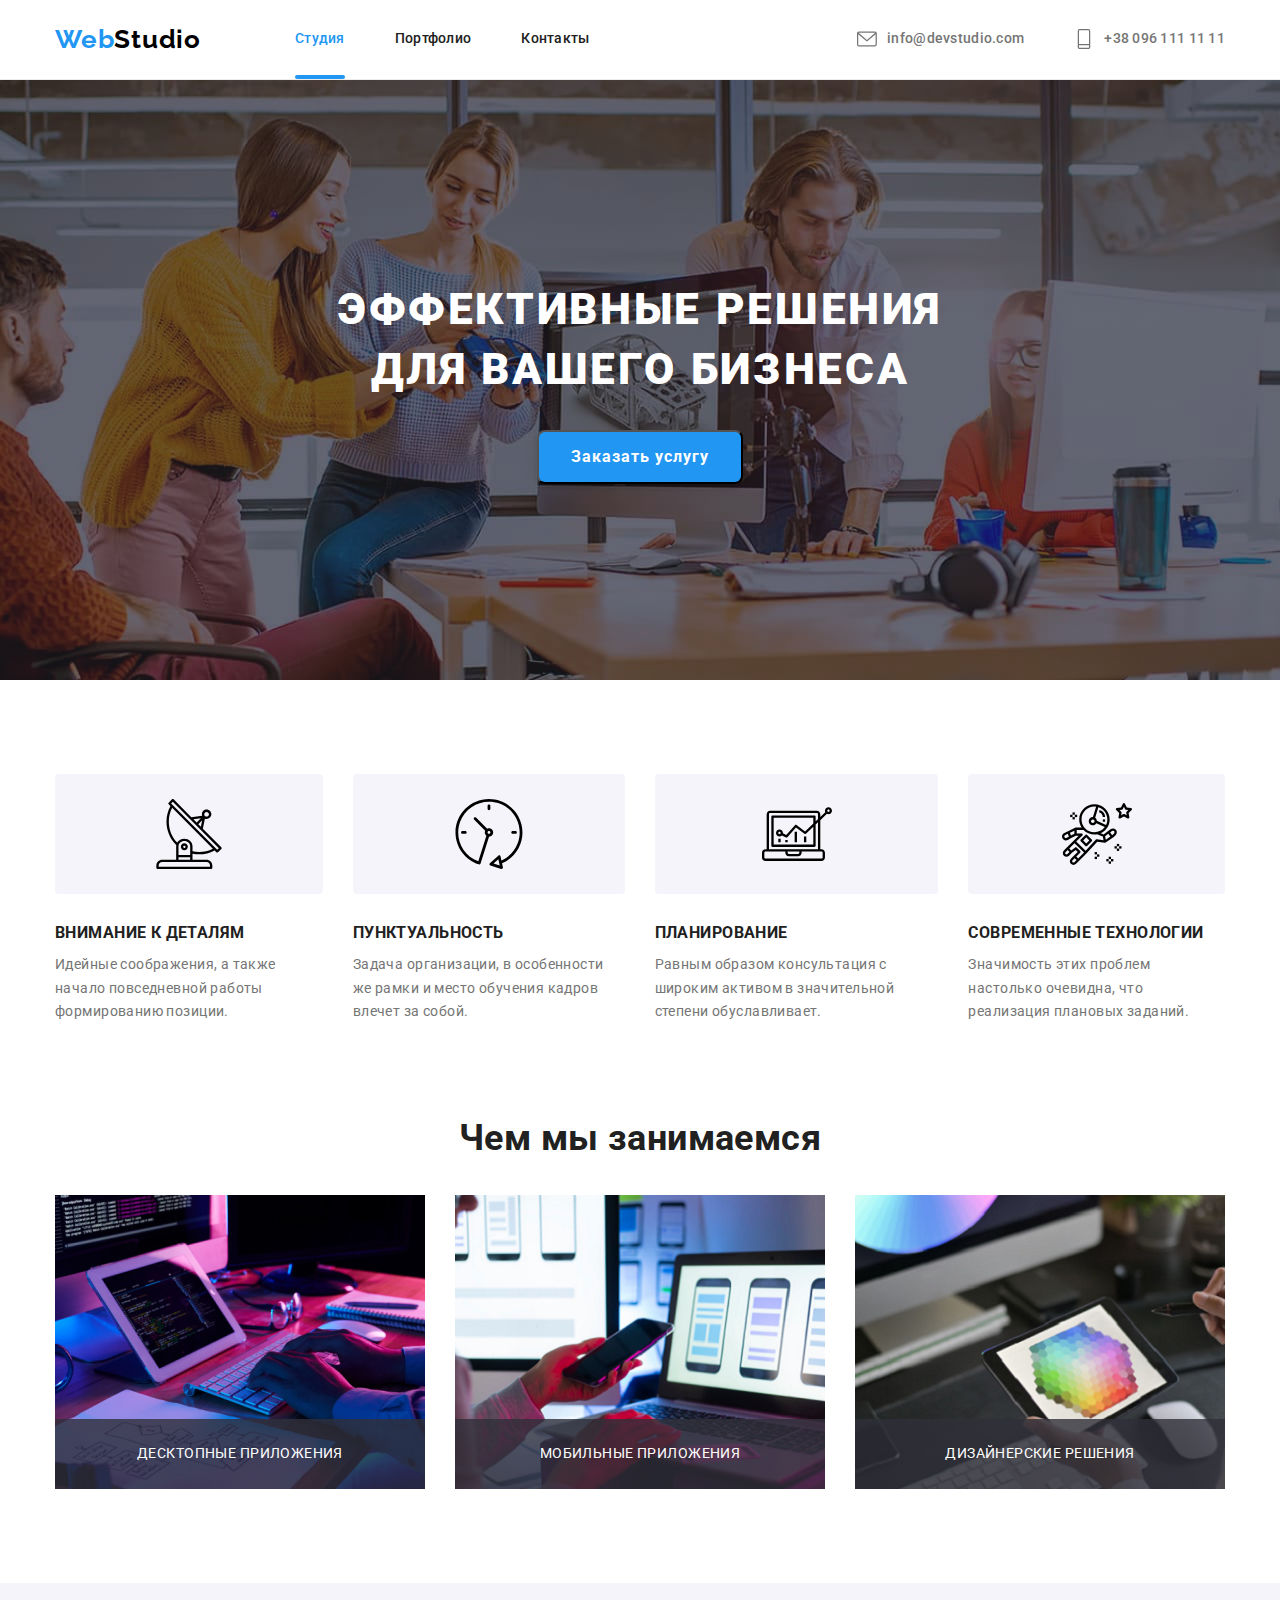
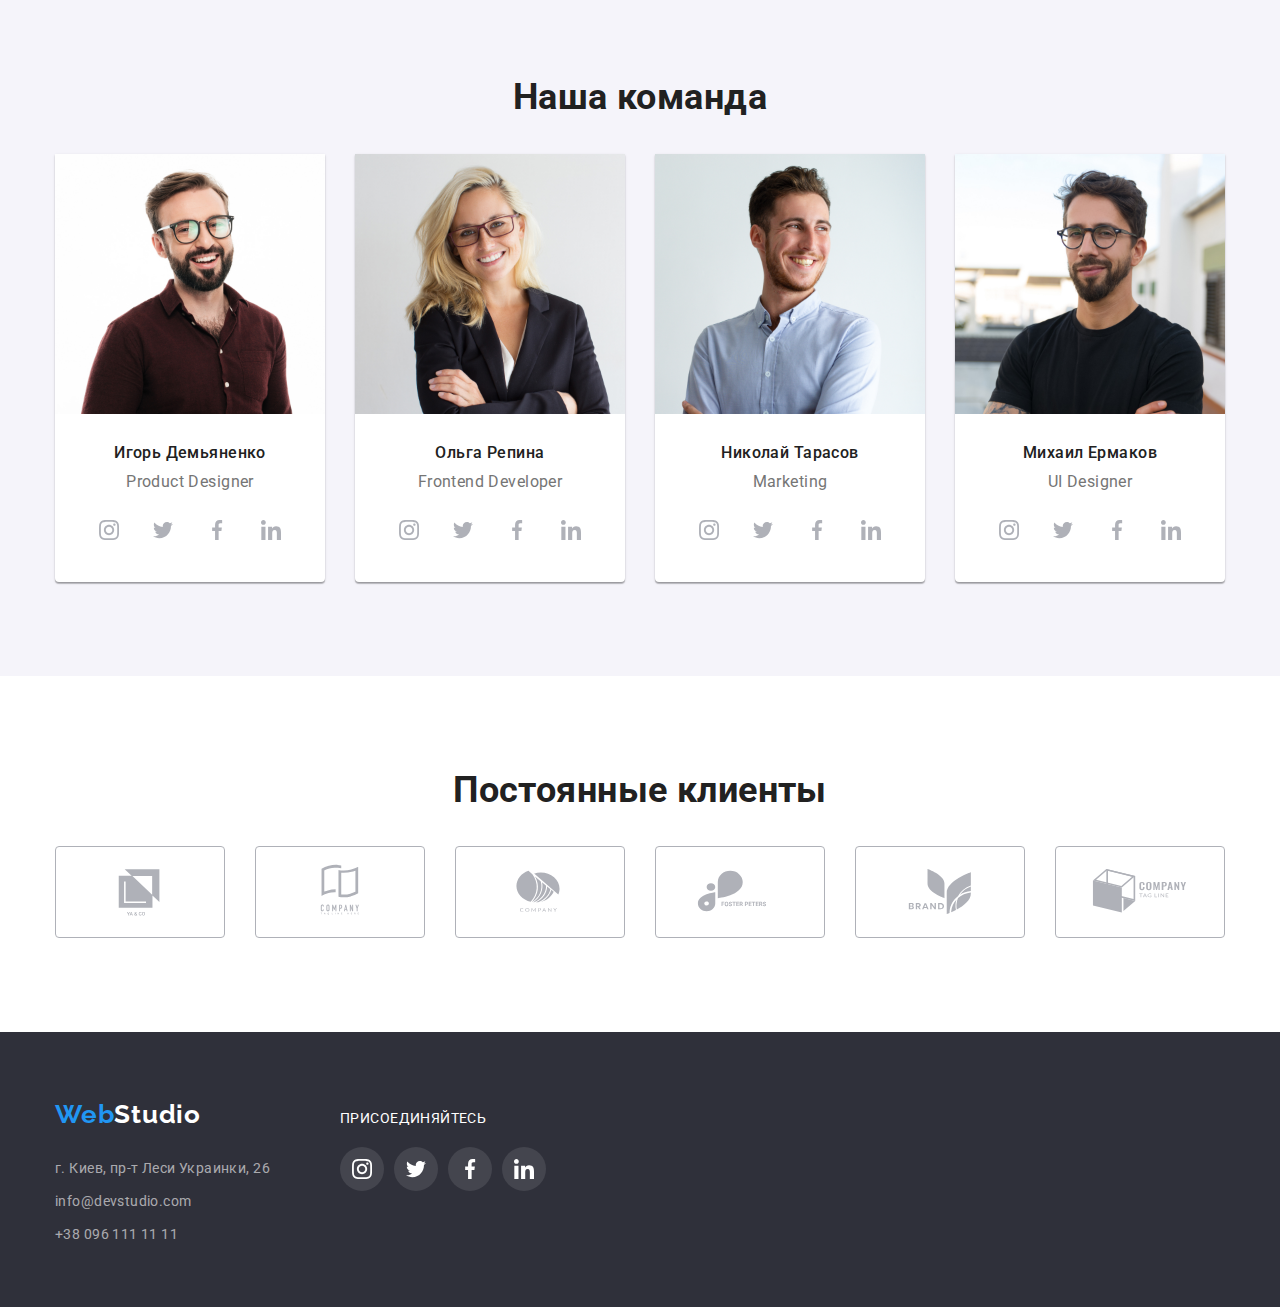
<file: index.html>
<!DOCTYPE html>
<html lang="ru">
  <head>
    <meta charset="UTF-8" />
    <meta name="viewport" content="width=device-width, initial-scale=1.0" />
    <title>WebStudio</title>
    <!-- Підключення шрифтів з google -->
    <link rel="preconnect" href="https://fonts.gstatic.com" />
    <link
      href="https://fonts.googleapis.com/css2?family=Raleway:wght@700&family=Roboto:wght@400;500;700;900&display=swap"
      rel="stylesheet"
    />
    <!-- Нормалізуєм стиль браузера за замовчуванням -->
    <link rel="stylesheet" href="./css/modern-normalize.css" />
    <!-- Підключаємо свої стилі -->
    <link rel="stylesheet" type="text/css" href="./css/styles.css" />
  </head>
  <body>
    <!------ HEADER ----------------------------------------------------------------------------->
    <header class="header">
      <div class="container page-nav">
        <!---------- ЛОГОТИП ------------------------------------------------------------------------>

        <!---------- НАВІГАЦІЯ ---------------------------------------------------------------------->

        <nav class="main-nav">
          <a class="logo" href="./index.html" lang="en"
            >Web<span class="logo-color">Studio</span></a
          >
          <ul class="site-nav">
            <li class="site-item">
              <a href="./index.html" class="site-link active">Студия</a>
            </li>
            <li class="site-item">
              <a class="site-link" href="./portfolio.html">Портфолио</a>
            </li>
            <li class="site-item">
              <a class="site-link" href="#__footer__">Контакты</a>
            </li>
          </ul>
        </nav>
        <!---------- КОНТАКТИ ------------------------------------------------------------------------>
        <ul class="contacts">
          <li class="site-item">
            <a class="contacts-item" href="mailto:info@devstudio.com">
              <svg class="contacts-svg">
                <use href="./img/svg/sprite.svg#envelope"></use>
              </svg>
              info@devstudio.com
            </a>
          </li>
          <li class="site-item">
            <a class="contacts-item" href="tel:+380961111111">
              <svg class="contacts-svg">
                <use href="./img/svg/sprite.svg#vector"></use>
              </svg>
              +38 096 111 11 11
            </a>
          </li>
        </ul>
      </div>
    </header>
    <!-------- HEADER ------------------------------------------------------------------------------------->
    <!-------- MAIN ------------------------------------------------------------------------------------->
    <main>
      <!-------- HERO ------------------------------------------------------------------------------------->
      <section class="hero hero-img">
        <h1 class="hero-title">Эффективные решения <br />для вашего бизнеса</h1>
        <button class="hero-button" type="button" data-modal-open>Заказать услугу</button>
      </section>
      <!------ Особливості --------------------------------------------------------------------------------->
      <section class="section features">
        <div class="container">
          <h2 class="visually-hidden">Внимание к деталям</h2>
          <ul class="features-list">
            <li class="icon-details features-item">
              <div class="features-svg">
                <svg width="70" height="70">
                  <use href="./img/svg/sprite.svg#antenna"></use>
                </svg>
              </div>
              <h3 class="features-title">Внимание к деталям</h3>
              <p class="features-text">
                Идейные соображения, а также начало повседневной работы формированию позиции.
              </p>
            </li>
            <li class="icon-punctuality features-item">
              <div class="features-svg">
                <svg width="70" height="70">
                  <use href="./img/svg/sprite.svg#clock"></use>
                </svg>
              </div>
              <h3 class="features-title">Пунктуальность</h3>
              <p class="features-text">
                Задача организации, в особенности же рамки и место обучения кадров влечет за собой.
              </p>
            </li>
            <li class="icon-planning features-item">
              <div class="features-svg">
                <svg width="70" height="70">
                  <use href="./img/svg/sprite.svg#diagram"></use>
                </svg>
              </div>
              <h3 class="features-title">Планирование</h3>
              <p class="features-text">
                Равным образом консультация с широким активом в значительной степени обуславливает.
              </p>
            </li>
            <li class="icon-technology features-item">
              <div class="features-svg">
                <svg width="70" height="70">
                  <use href="./img/svg/sprite.svg#astronaut"></use>
                </svg>
              </div>
              <h3 class="features-title">Современные технологии</h3>
              <p class="features-text">
                Значимость этих проблем настолько очевидна, что реализация плановых заданий.
              </p>
            </li>
          </ul>
        </div>
      </section>
      <!------ Чим ми займаємося -------------------------------------------------------------------------->
      <section class="work-section section">
        <div class="container">
          <h2 class="work-title">Чем мы занимаемся</h2>
          <ul class="work-list">
            <li class="work-item">
              <div class="work-label">
                <p class="work-label-text">ДЕСКТОПНЫЕ ПРИЛОЖЕНИЯ</p>
              </div>
              <img src="./img/job1.png" alt="Внимание к деталям" width="370" height="294" />
            </li>
            <li class="work-item">
              <div class="work-label">
                <p class="work-label-text">МОБИЛЬНЫЕ ПРИЛОЖЕНИЯ</p>
              </div>
              <img
                src="./img/job2.png"
                alt="Использование комплектующих"
                width="370"
                height="294"
              />
            </li>
            <li class="work-item">
              <div class="work-label">
                <p class="work-label-text">ДИЗАЙНЕРСКИЕ РЕШЕНИЯ</p>
              </div>
              <img src="./img/job3.png" alt="Современные технологии" width="370" height="294" />
            </li>
          </ul>
        </div>
      </section>
      <!------- Наша команда --------------------------------------------------------------------------------->
      <section class="section-team section">
        <div class="container">
          <h2 class="work-title">Наша команда</h2>
          <ul class="team-list">
            <li class="team-item">
              <img
                src="./img/Demyanenko.jpg"
                alt="дизайнер продукции Игорь Демьяненко"
                width="270"
                height="260"
              />
              <div class="wrap-team">
                <h3 class="team-title">Игорь Демьяненко</h3>
                <p class="team-text" lang="en">Product Designer</p>
                <ul class="social-list">
                  <li class="social-item">
                    <a class="social-link" href="" target="_blank" rel="noreferrer noopener">
                      <svg class="social-svg" width="20" height="20">
                        <use href="./img/svg/sprite.svg#instagram"></use>
                      </svg>
                    </a>
                  </li>
                  <li class="social-item">
                    <a class="social-link" href="" target="_blank" rel="noreferrer noopener">
                      <svg class="social-svg" width="20" height="20">
                        <use href="./img/svg/sprite.svg#twitter"></use>
                      </svg>
                    </a>
                  </li>
                  <li class="social-item">
                    <a class="social-link" href="" target="_blank" rel="noreferrer noopener">
                      <svg class="social-svg" width="20" height="20">
                        <use href="./img/svg/sprite.svg#facebook"></use>
                      </svg>
                    </a>
                  </li>
                  <li class="social-item">
                    <a class="social-link" href="" target="_blank" rel="noreferrer noopener">
                      <svg class="social-svg" width="20" height="20">
                        <use href="./img/svg/sprite.svg#linkedin"></use>
                      </svg>
                    </a>
                  </li>
                </ul>
              </div>
            </li>
            <li class="team-item">
              <img
                src="./img/Repina.jpg"
                alt="Фронтенд-разработчик Ольга Репина"
                width="270"
                height="260"
              />
              <div class="wrap-team">
                <h3 class="team-title">Ольга Репина</h3>
                <p class="team-text" lang="en">Frontend Developer</p>
                <ul class="social-list">
                  <li class="social-item">
                    <a class="social-link" href="" target="_blank" rel="noreferrer noopener">
                      <svg class="social-svg" width="20" height="20">
                        <use href="./img/svg/sprite.svg#instagram"></use>
                      </svg>
                    </a>
                  </li>
                  <li class="social-item">
                    <a class="social-link" href="" target="_blank" rel="noreferrer noopener">
                      <svg class="social-svg" width="20" height="20">
                        <use href="./img/svg/sprite.svg#twitter"></use>
                      </svg>
                    </a>
                  </li>
                  <li class="social-item">
                    <a class="social-link" href="" target="_blank" rel="noreferrer noopener">
                      <svg class="social-svg" width="20" height="20">
                        <use href="./img/svg/sprite.svg#facebook"></use>
                      </svg>
                    </a>
                  </li>
                  <li class="social-item">
                    <a class="social-link" href="" target="_blank" rel="noreferrer noopener">
                      <svg class="social-svg" width="20" height="20">
                        <use href="./img/svg/sprite.svg#linkedin"></use>
                      </svg>
                    </a>
                  </li>
                </ul>
              </div>
            </li>
            <li class="team-item">
              <img
                src="./img/Tarasov.jpg"
                alt="Николай Тарасов маркетинг"
                width="270"
                height="260"
              />
              <div class="wrap-team">
                <h3 class="team-title">Николай Тарасов</h3>
                <p class="team-text" lang="en">Marketing</p>
                <ul class="social-list">
                  <li class="social-item">
                    <a class="social-link" href="" target="_blank" rel="noreferrer noopener">
                      <svg class="social-svg" width="20" height="20">
                        <use href="./img/svg/sprite.svg#instagram"></use>
                      </svg>
                    </a>
                  </li>
                  <li class="social-item">
                    <a class="social-link" href="" target="_blank" rel="noreferrer noopener">
                      <svg class="social-svg" width="20" height="20">
                        <use href="./img/svg/sprite.svg#twitter"></use>
                      </svg>
                    </a>
                  </li>
                  <li class="social-item">
                    <a class="social-link" href="" target="_blank" rel="noreferrer noopener">
                      <svg class="social-svg" width="20" height="20">
                        <use href="./img/svg/sprite.svg#facebook"></use>
                      </svg>
                    </a>
                  </li>
                  <li class="social-item">
                    <a class="social-link" href="" target="_blank" rel="noreferrer noopener">
                      <svg class="social-svg" width="20" height="20">
                        <use href="./img/svg/sprite.svg#linkedin"></use>
                      </svg>
                    </a>
                  </li>
                </ul>
              </div>
            </li>
            <li class="team-item">
              <img
                src="./img/Ermakov.jpg"
                alt="Дизайнер пользовательского интерфейса Михаил Ермаков"
                width="270"
                height="260"
              />
              <div class="wrap-team">
                <h3 class="team-title">Михаил Ермаков</h3>
                <p class="team-text" lang="en">UI Designer</p>
                <ul class="social-list">
                  <li class="social-item">
                    <a class="social-link" href="" target="_blank" rel="noreferrer noopener">
                      <svg class="social-svg" width="20" height="20">
                        <use href="./img/svg/sprite.svg#instagram"></use>
                      </svg>
                    </a>
                  </li>
                  <li class="social-item">
                    <a class="social-link" href="" target="_blank" rel="noreferrer noopener">
                      <svg class="social-svg" width="20" height="20">
                        <use href="./img/svg/sprite.svg#twitter"></use>
                      </svg>
                    </a>
                  </li>
                  <li class="social-item">
                    <a class="social-link" href="" target="_blank" rel="noreferrer noopener">
                      <svg class="social-svg" width="20" height="20">
                        <use href="./img/svg/sprite.svg#facebook"></use>
                      </svg>
                    </a>
                  </li>
                  <li class="social-item">
                    <a class="social-link" href="" target="_blank" rel="noreferrer noopener">
                      <svg class="social-svg" width="20" height="20">
                        <use href="./img/svg/sprite.svg#linkedin"></use>
                      </svg>
                    </a>
                  </li>
                </ul>
              </div>
            </li>
          </ul>
        </div>
      </section>
      <!-- Постоянные клиенты ----------------------------------------------------------------------------->
      <section class="clients-section section">
        <div class="container">
          <h2 class="work-title">Постоянные клиенты</h2>
          <ul class="clients-list">
            <li class="clients-item">
              <a class="clients-link" href="" target="_blank" rel="noreferrer noopener"
                ><svg width="106" height="60">
                  <use href="./img/svg/sprite.svg#ya-and-co"></use>
                </svg>
              </a>
            </li>
            <li class="clients-item">
              <a class="clients-link" href="" target="_blank" rel="noreferrer noopener"
                ><svg width="106" height="60">
                  <use href="./img/svg/sprite.svg#tagline-here"></use>
                </svg>
              </a>
            </li>
            <li class="clients-item">
              <a class="clients-link" href="" target="_blank" rel="noreferrer noopener"
                ><svg width="106" height="60">
                  <use href="./img/svg/sprite.svg#company"></use>
                </svg>
              </a>
            </li>
            <li class="clients-item">
              <a class="clients-link" href="" target="_blank" rel="noreferrer noopener"
                ><svg width="106" height="60">
                  <use href="./img/svg/sprite.svg#foster-peters"></use>
                </svg>
              </a>
            </li>
            <li class="clients-item">
              <a class="clients-link" href="" target="_blank" rel="noreferrer noopener"
                ><svg width="106" height="60">
                  <use href="./img/svg/sprite.svg#brand"></use>
                </svg>
              </a>
            </li>
            <li class="clients-item">
              <a class="clients-link" href="" target="_blank" rel="noreferrer noopener"
                ><svg width="106" height="60">
                  <use href="./img/svg/sprite.svg#tag-line"></use>
                </svg>
              </a>
            </li>
          </ul>
        </div>
      </section>
    </main>
    <!--MAIN ---------------------------------------------------------------------------------------->
    <!--Підвал ---------------------------------------------------------------------------------------->
    <footer class="footer" id="__footer__">
      <div class="footer-box container">
        <div>
          <a class="logo-footer" href="/">Web<span class="logo-footer-color">Studio</span></a>
          <address class="anddres-footer">
            <ul class="footer-list">
              <li class="footer-item">
                <a
                  class="footer-text"
                  href="https://goo.gl/maps/a66LDwwVaXXeTYJA7"
                  target="_blank"
                  rel="noreferrer noopener"
                  >г. Киев, пр-т Леси Украинки, 26</a
                >
              </li>
              <li class="footer-item">
                <a class="footer-text" href="mailto:info@devstudio.com">info@devstudio.com</a>
              </li>
              <li class="footer-item">
                <a class="footer-text" href="tel:+380961111111">+38 096 111 11 11</a>
              </li>
            </ul>
          </address>
        </div>
        <!-- Приєднуйтеся -------------------------------------------------------------------------------->
        <div class="right-box">
          <p class="join-text">присоединяйтесь</p>
          <ul class="join-list">
            <li class="join-item">
              <a class="join-link" href="" target="_blank" rel="noreferrer noopener">
                <svg class="join-svg" width="20" height="20">
                  <use href="./img/svg/sprite.svg#instagram"></use>
                </svg>
              </a>
            </li>
            <li class="join-item">
              <a class="join-link" href="" target="_blank" rel="noreferrer noopener">
                <svg class="join-svg" width="20" height="20">
                  <use href="./img/svg/sprite.svg#twitter"></use>
                </svg>
              </a>
            </li>
            <li class="join-item">
              <a class="join-link" href="" target="_blank" rel="noreferrer noopener">
                <svg class="join-svg" width="20" height="20">
                  <use href="./img/svg/sprite.svg#facebook"></use>
                </svg>
              </a>
            </li>
            <li class="join-item">
              <a class="join-link" href="" target="_blank" rel="noreferrer noopener">
                <svg class="join-svg" width="20" height="20">
                  <use href="./img/svg/sprite.svg#linkedin"></use>
                </svg>
              </a>
            </li>
          </ul>
        </div>
      </div>
    </footer>
    <!--Modal ---------------------------------------------------------------------------------------->
    <div class="backdrop is-hidden" data-modal>
      <div class="modal">
        <button class="modal-botton" type="button" data-modal-close>
          <svg class="test" width="18" height="18">
            <use href="./img/svg/sprite.svg#close"></use>
          </svg>
        </button>
      </div>
    </div>
    <script src="./js/modal.js"></script>
  </body>
</html>
</file>
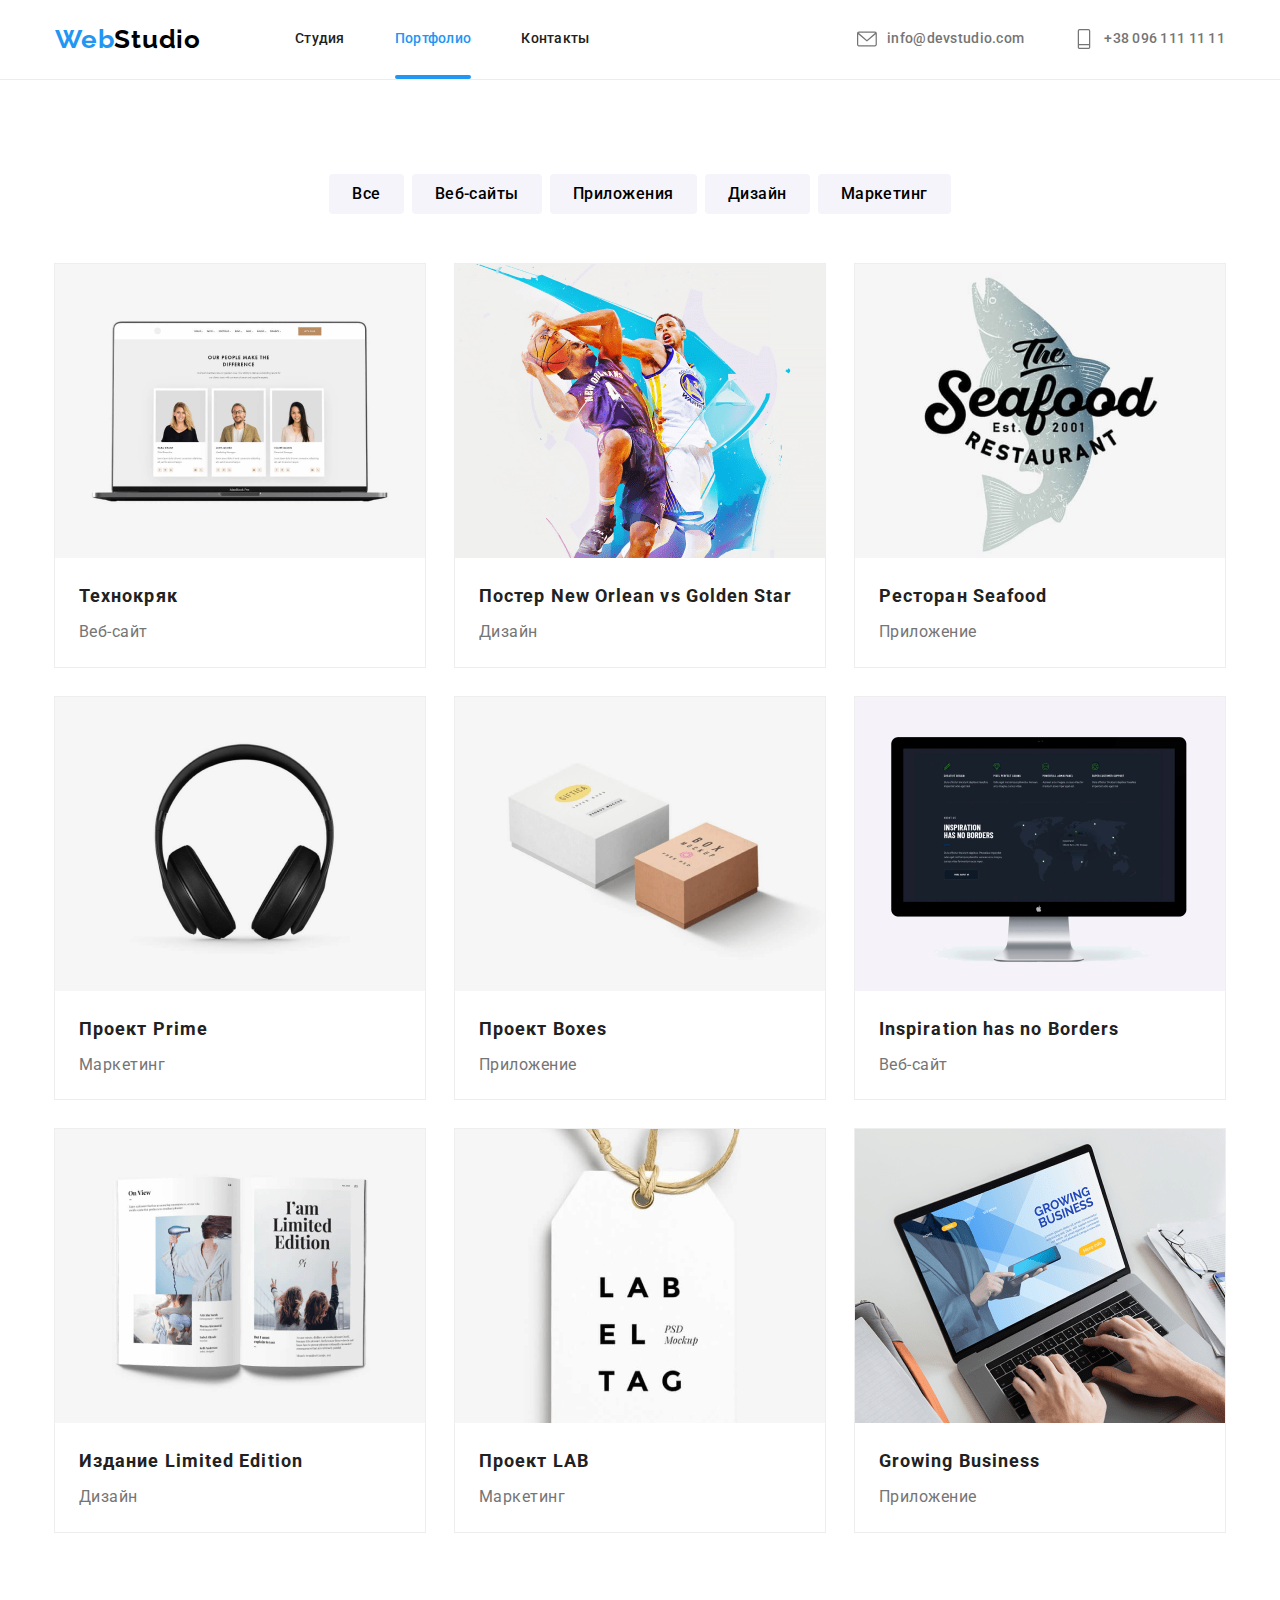
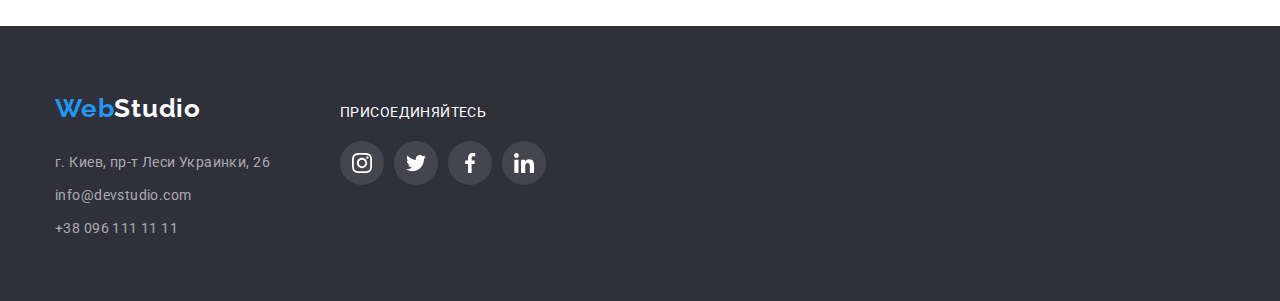
<file: portfolio.html>
<!DOCTYPE html>
<html lang="ru">
  <head>
    <meta charset="UTF-8" />
    <meta name="viewport" content="width=device-width, initial-scale=1.0" />
    <title>Portfolio</title>
    <!-- Підключення шрифтів з google -->
    <link rel="preconnect" href="https://fonts.gstatic.com" />
    <link
      href="https://fonts.googleapis.com/css2?family=Raleway:wght@700&family=Roboto:wght@400;500;700;900&display=swap"
      rel="stylesheet"
    />
    <!-- Нормалізуєм стиль браузера за замовчуванням -->
    <link rel="stylesheet" href="./css/modern-normalize.css" />
    <!-- Підключаємо свої стилі -->
    <link rel="stylesheet" type="text/css" href="./css/styles.css" />
  </head>
  <body>
    <!------ HEADER ----------------------------------------------------------------------------->
    <header class="header">
      <div class="container page-nav">
        <!---------- ЛОГОТИП ------------------------------------------------------------------------>

        <!---------- НАВІГАЦІЯ ---------------------------------------------------------------------->

        <nav class="main-nav">
          <a class="logo" href="./index.html" lang="en"
            >Web<span class="logo-color">Studio</span></a
          >
          <ul class="site-nav">
            <li class="site-item">
              <a href="./index.html" class="site-link">Студия</a>
            </li>
            <li class="site-item">
              <a class="site-link active" href="./portfolio.html">Портфолио</a>
            </li>
            <li class="site-item">
              <a class="site-link" href="#__footer__">Контакты</a>
            </li>
          </ul>
        </nav>
        <!---------- КОНТАКТИ ------------------------------------------------------------------------>
        <ul class="contacts">
          <li class="site-item">
            <a class="contacts-item" href="mailto:info@devstudio.com">
              <svg class="contacts-svg">
                <use href="./img/svg/sprite.svg#envelope"></use>
              </svg>
              info@devstudio.com</a
            >
          </li>
          <li class="site-item">
            <a class="contacts-item" href="tel:+380961111111">
              <svg class="contacts-svg">
                <use href="./img/svg/sprite.svg#vector"></use>
              </svg>
              +38 096 111 11 11</a
            >
          </li>
        </ul>
      </div>
    </header>
    <!-------- HEADER ------------------------------------------------------------------------------------->
    <main>
      <section class="section">
        <div class="container">
          <h1 class="visually-hidden">Портфолио</h1>
          <ul class="filters-list-button">
            <li class="filters-item-button"><button type="button" class="button">Все</button></li>
            <li class="filters-item-button">
              <button type="button" class="button">Веб-сайты</button>
            </li>
            <li class="filters-item-button">
              <button type="button" class="button">Приложения</button>
            </li>
            <li class="filters-item-button">
              <button type="button" class="button">Дизайн</button>
            </li>
            <li class="filters-item-button">
              <button type="button" class="button">Маркетинг</button>
            </li>
          </ul>
          <ul class="portfolio-list">
            <li class="portfolio-item">
              <a class="portfolio-link" href="" target="_blank" rel="noreferrer noopener">
                <div class="portfolio-foto">
                  <img src="./img/WebSite.png" alt="Технокряк" width="370" height="294" />
                  <div class="portfolio-thumb">
                    <p class="thumb-text">
                      Технокряк это современная площадка распространения коронавируса. Компании
                      используют эту платформу для цифрового шпионажа и атак на защищённые сервера
                      конкурентов.
                    </p>
                  </div>
                </div>
                <div class="wrap-portfolio">
                  <h2 class="title-portfolio">Технокряк</h2>
                  <p class="portfolio-text">Веб-сайт</p>
                </div>
              </a>
            </li>
            <li class="portfolio-item">
              <a class="portfolio-link" href="" target="_blank" rel="noreferrer noopener">
                <div class="portfolio-foto">
                  <img
                    src="./img/Desing.png"
                    alt="Постер дизайн Новый Орлеан против Голден Стар"
                    width="370"
                    height="294"
                  />
                  <div class="portfolio-thumb">
                    <p class="thumb-text">
                      Технокряк это современная площадка распространения коронавируса. Компании
                      используют эту платформу для цифрового шпионажа и атак на защищённые сервера
                      конкурентов.
                    </p>
                  </div>
                </div>
                <div class="wrap-portfolio">
                  <h2 class="title-portfolio">
                    Постер <span lang="en">New Orlean vs Golden Star</span>
                  </h2>
                  <p class="portfolio-text">Дизайн</p>
                </div>
              </a>
            </li>
            <li class="portfolio-item">
              <a class="portfolio-link" href="" target="_blank" rel="noreferrer noopener">
                <div class="portfolio-foto">
                  <img
                    src="./img/annexes.png"
                    alt="Приложение ресторан морепродукты"
                    width="370"
                    height="294"
                  />
                  <div class="portfolio-thumb">
                    <p class="thumb-text">
                      Технокряк это современная площадка распространения коронавируса. Компании
                      используют эту платформу для цифрового шпионажа и атак на защищённые сервера
                      конкурентов.
                    </p>
                  </div>
                </div>
                <div class="wrap-portfolio">
                  <h2 class="title-portfolio">Ресторан <span lang="en">Seafood</span></h2>
                  <p class="portfolio-text">Приложение</p>
                </div>
              </a>
            </li>
            <li class="portfolio-item">
              <a class="portfolio-link" href="" target="_blank" rel="noreferrer noopener">
                <div class="portfolio-foto">
                  <img src="./img/Marketing.png" alt="Основной проект" width="370" height="294" />
                  <div class="portfolio-thumb">
                    <p class="thumb-text">
                      Технокряк это современная площадка распространения коронавируса. Компании
                      используют эту платформу для цифрового шпионажа и атак на защищённые сервера
                      конкурентов.
                    </p>
                  </div>
                </div>
                <div class="wrap-portfolio">
                  <h2 class="title-portfolio">Проект <span lang="en">Prime</span></h2>
                  <p class="portfolio-text">Маркетинг</p>
                </div>
              </a>
            </li>
            <li class="portfolio-item">
              <a class="portfolio-link" href="" target="_blank" rel="noreferrer noopener">
                <div class="portfolio-foto">
                  <img src="./img/annexes1.png" alt="Проект коробки" width="370" height="294" />
                  <div class="portfolio-thumb">
                    <p class="thumb-text">
                      Технокряк это современная площадка распространения коронавируса. Компании
                      используют эту платформу для цифрового шпионажа и атак на защищённые сервера
                      конкурентов.
                    </p>
                  </div>
                </div>
                <div class="wrap-portfolio">
                  <h2 class="title-portfolio">Проект <span lang="en">Boxes</span></h2>
                  <p class="portfolio-text">Приложение</p>
                </div>
              </a>
            </li>
            <li class="portfolio-item">
              <a class="portfolio-link" href="" target="_blank" rel="noreferrer noopener">
                <div class="portfolio-foto">
                  <img
                    src="./img/WebSite1.png"
                    alt="Inspiration has no Borders"
                    width="370"
                    height="294"
                  />
                  <div class="portfolio-thumb">
                    <p class="thumb-text">
                      Технокряк это современная площадка распространения коронавируса. Компании
                      используют эту платформу для цифрового шпионажа и атак на защищённые сервера
                      конкурентов.
                    </p>
                  </div>
                </div>
                <div class="wrap-portfolio">
                  <h2 class="title-portfolio" lang="en">Inspiration has no Borders</h2>
                  <p class="portfolio-text">Веб-сайт</p>
                </div>
              </a>
            </li>
            <li class="portfolio-item">
              <a class="portfolio-link" href="" target="_blank" rel="noreferrer noopener">
                <div class="portfolio-foto">
                  <img
                    src="./img/Desing1.png"
                    alt="Издание Ограниченный выпуск"
                    width="370"
                    height="294"
                  />
                  <div class="portfolio-thumb">
                    <p class="thumb-text">
                      Технокряк это современная площадка распространения коронавируса. Компании
                      используют эту платформу для цифрового шпионажа и атак на защищённые сервера
                      конкурентов.
                    </p>
                  </div>
                </div>
                <div class="wrap-portfolio">
                  <h2 class="title-portfolio">Издание <span lang="en">Limited Edition</span></h2>
                  <p class="portfolio-text">Дизайн</p>
                </div>
              </a>
            </li>
            <li class="portfolio-item">
              <a class="portfolio-link" href="" target="_blank" rel="noreferrer noopener">
                <div class="portfolio-foto">
                  <img src="./img/Marketing1.png" alt="Проект лаб" width="370" height="294" />
                  <div class="portfolio-thumb">
                    <p class="thumb-text">
                      Технокряк это современная площадка распространения коронавируса. Компании
                      используют эту платформу для цифрового шпионажа и атак на защищённые сервера
                      конкурентов.
                    </p>
                  </div>
                </div>
                <div class="wrap-portfolio">
                  <h2 class="title-portfolio">Проект <span lang="en">LAB</span></h2>
                  <p class="portfolio-text">Маркетинг</p>
                </div>
              </a>
            </li>
            <li class="portfolio-item">
              <a class="portfolio-link" href="" target="_blank" rel="noreferrer noopener">
                <div class="portfolio-foto">
                  <img src="./img/annexes2.png" alt="Растущий бизнес" width="370" height="294" />
                  <div class="portfolio-thumb">
                    <p class="thumb-text">
                      Технокряк это современная площадка распространения коронавируса. Компании
                      используют эту платформу для цифрового шпионажа и атак на защищённые сервера
                      конкурентов.
                    </p>
                  </div>
                </div>
                <div class="wrap-portfolio">
                  <h2 class="title-portfolio" lang="en">Growing Business</h2>
                  <p class="portfolio-text">Приложение</p>
                </div>
              </a>
            </li>
          </ul>
        </div>
      </section>
    </main>
    <!--MAIN ---------------------------------------------------------------------------------------->
    <!--Підвал ---------------------------------------------------------------------------------------->
    <footer class="footer" id="__footer__">
      <div class="footer-box container">
        <div>
          <a class="logo-footer" href="/">Web<span class="logo-footer-color">Studio</span></a>
          <address class="anddres-footer">
            <ul class="footer-list">
              <li class="footer-item">
                <a
                  class="footer-text"
                  href="https://goo.gl/maps/a66LDwwVaXXeTYJA7"
                  target="_blank"
                  rel="noreferrer noopener"
                  >г. Киев, пр-т Леси Украинки, 26</a
                >
              </li>
              <li class="footer-item">
                <a class="footer-text" href="mailto:info@devstudio.com">info@devstudio.com</a>
              </li>
              <li class="footer-item">
                <a class="footer-text" href="tel:+380961111111">+38 096 111 11 11</a>
              </li>
            </ul>
          </address>
        </div>
        <!-- Приєднуйтеся -------------------------------------------------------------------------------->
        <div class="right-box">
          <p class="join-text">присоединяйтесь</p>
          <ul class="join-list">
            <li class="join-item">
              <a class="join-link" href="" target="_blank" rel="noreferrer noopener">
                <svg class="join-svg" width="20" height="20">
                  <use href="./img/svg/sprite.svg#instagram"></use>
                </svg>
              </a>
            </li>
            <li class="join-item">
              <a class="join-link" href="" target="_blank" rel="noreferrer noopener">
                <svg class="join-svg" width="20" height="20">
                  <use href="./img/svg/sprite.svg#twitter"></use>
                </svg>
              </a>
            </li>
            <li class="join-item">
              <a class="join-link" href="" target="_blank" rel="noreferrer noopener">
                <svg class="join-svg" width="20" height="20">
                  <use href="./img/svg/sprite.svg#facebook"></use>
                </svg>
              </a>
            </li>
            <li class="join-item">
              <a class="join-link" href="" target="_blank" rel="noreferrer noopener">
                <svg class="join-svg" width="20" height="20">
                  <use href="./img/svg/sprite.svg#linkedin"></use>
                </svg>
              </a>
            </li>
          </ul>
        </div>
      </div>
    </footer>
    <!--Підвал ---------------------------------------------------------------------------------------->
  </body>
</html>
</file>
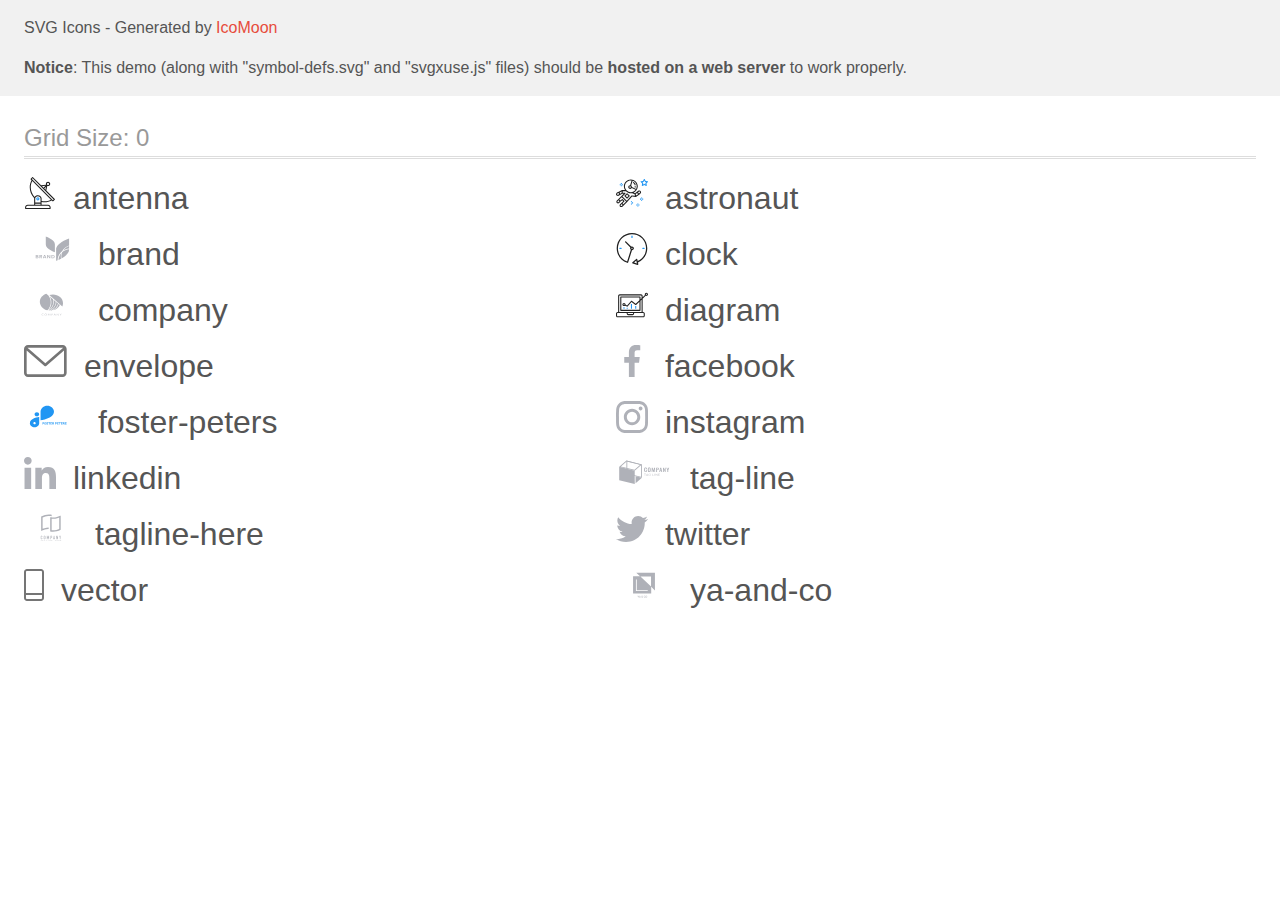
<file: img/icomoon/demo-external-svg.html>
<!doctype html>
<html>
<head>
    <title>IcoMoon - SVG Icons</title>
    <meta charset="utf-8">
    <meta name="viewport" content="width=device-width, initial-scale=1">
    <link rel="stylesheet" href="demo-files/demo.css">
    <link rel="stylesheet" href="style.css">
</head>
<body>
<header class="bgc1 clearfix">
<div class="mhl">
    <p>SVG Icons - Generated by <a href="https://icomoon.io/app">IcoMoon</a></p><p><strong>Notice</strong>: This demo (along with "symbol-defs.svg" and "svgxuse.js" files) should be <b>hosted on a web server</b> to work properly.</p>
</div>
</header>
    <div class="clearfix mhl ptl">
        <h1 class="mvm mtn fgc1">Grid Size: 0</h1>
        <div class="glyph fs1">
            <div class="clearfix pbs">
                <svg class="icon antenna"><use xlink:href="symbol-defs.svg#antenna"></use></svg><span class="name"> antenna</span>
            </div>
        </div>
        <div class="glyph fs1">
            <div class="clearfix pbs">
                <svg class="icon astronaut"><use xlink:href="symbol-defs.svg#astronaut"></use></svg><span class="name"> astronaut</span>
            </div>
        </div>
        <div class="glyph fs1">
            <div class="clearfix pbs">
                <svg class="icon brand"><use xlink:href="symbol-defs.svg#brand"></use></svg><span class="name"> brand</span>
            </div>
        </div>
        <div class="glyph fs1">
            <div class="clearfix pbs">
                <svg class="icon clock"><use xlink:href="symbol-defs.svg#clock"></use></svg><span class="name"> clock</span>
            </div>
        </div>
        <div class="glyph fs1">
            <div class="clearfix pbs">
                <svg class="icon company"><use xlink:href="symbol-defs.svg#company"></use></svg><span class="name"> company</span>
            </div>
        </div>
        <div class="glyph fs1">
            <div class="clearfix pbs">
                <svg class="icon diagram"><use xlink:href="symbol-defs.svg#diagram"></use></svg><span class="name"> diagram</span>
            </div>
        </div>
        <div class="glyph fs1">
            <div class="clearfix pbs">
                <svg class="icon envelope"><use xlink:href="symbol-defs.svg#envelope"></use></svg><span class="name"> envelope</span>
            </div>
        </div>
        <div class="glyph fs1">
            <div class="clearfix pbs">
                <svg class="icon facebook"><use xlink:href="symbol-defs.svg#facebook"></use></svg><span class="name"> facebook</span>
            </div>
        </div>
        <div class="glyph fs1">
            <div class="clearfix pbs">
                <svg class="icon foster-peters"><use xlink:href="symbol-defs.svg#foster-peters"></use></svg><span class="name"> foster-peters</span>
            </div>
        </div>
        <div class="glyph fs1">
            <div class="clearfix pbs">
                <svg class="icon instagram"><use xlink:href="symbol-defs.svg#instagram"></use></svg><span class="name"> instagram</span>
            </div>
        </div>
        <div class="glyph fs1">
            <div class="clearfix pbs">
                <svg class="icon linkedin"><use xlink:href="symbol-defs.svg#linkedin"></use></svg><span class="name"> linkedin</span>
            </div>
        </div>
        <div class="glyph fs1">
            <div class="clearfix pbs">
                <svg class="icon tag-line"><use xlink:href="symbol-defs.svg#tag-line"></use></svg><span class="name"> tag-line</span>
            </div>
        </div>
        <div class="glyph fs1">
            <div class="clearfix pbs">
                <svg class="icon tagline-here"><use xlink:href="symbol-defs.svg#tagline-here"></use></svg><span class="name"> tagline-here</span>
            </div>
        </div>
        <div class="glyph fs1">
            <div class="clearfix pbs">
                <svg class="icon twitter"><use xlink:href="symbol-defs.svg#twitter"></use></svg><span class="name"> twitter</span>
            </div>
        </div>
        <div class="glyph fs1">
            <div class="clearfix pbs">
                <svg class="icon vector"><use xlink:href="symbol-defs.svg#vector"></use></svg><span class="name"> vector</span>
            </div>
        </div>
        <div class="glyph fs1">
            <div class="clearfix pbs">
                <svg class="icon ya-and-co"><use xlink:href="symbol-defs.svg#ya-and-co"></use></svg><span class="name"> ya-and-co</span>
            </div>
        </div>
  </div>
<script defer src="svgxuse.js"></script>
</body>
</html>
</file>
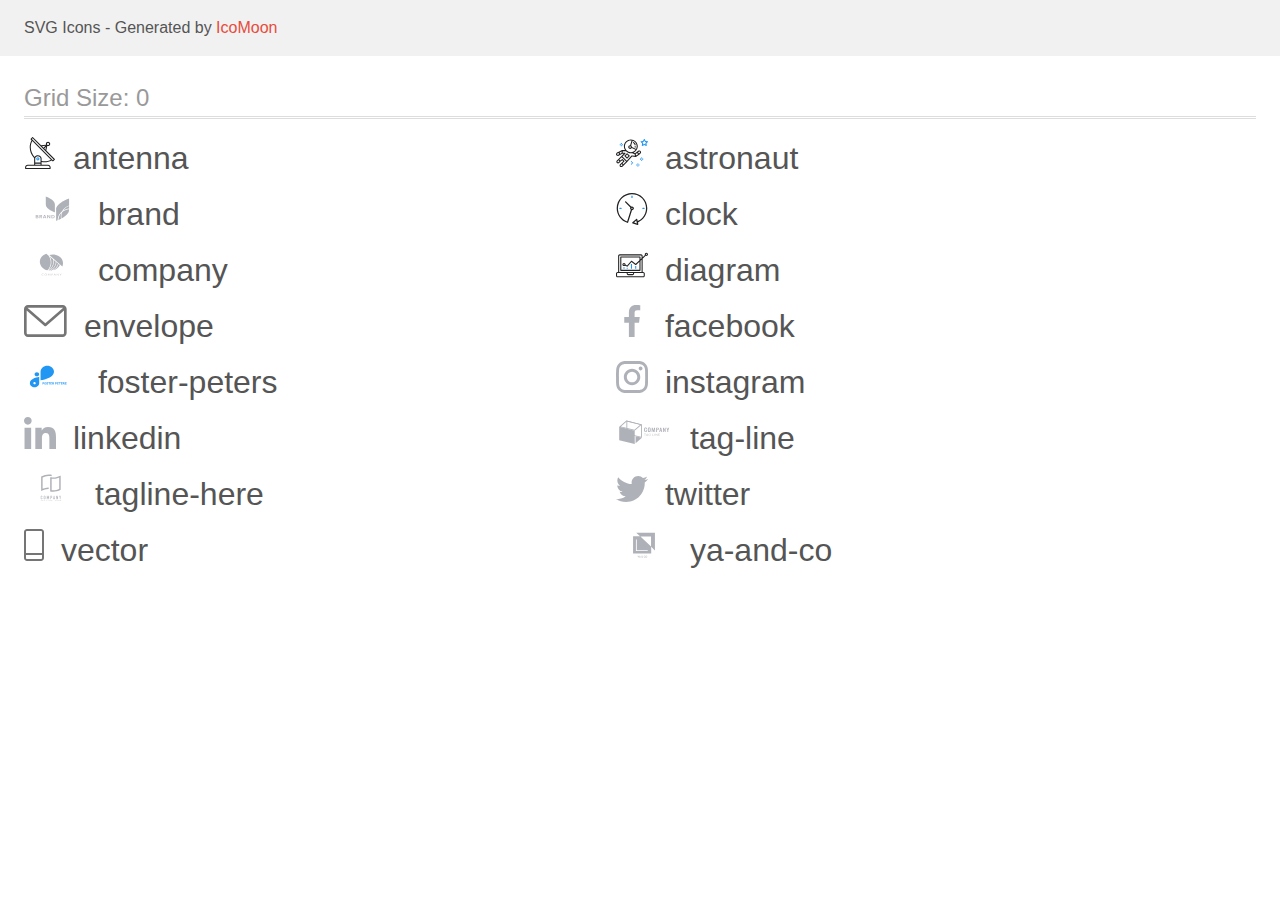
<file: img/icomoon/demo.html>
<!doctype html>
<html>
<head>
    <title>IcoMoon - SVG Icons</title>
    <meta charset="utf-8">
    <meta name="viewport" content="width=device-width, initial-scale=1">
    <link rel="stylesheet" href="demo-files/demo.css">
    <link rel="stylesheet" href="style.css">
</head>
<body>
<svg aria-hidden="true" style="position: absolute; width: 0; height: 0; overflow: hidden;" version="1.1" xmlns="http://www.w3.org/2000/svg" xmlns:xlink="http://www.w3.org/1999/xlink">
<defs>
<symbol id="antenna" viewBox="0 0 32 32">
<path fill="#212121" style="fill: var(--color1, #212121)" d="M30.773 22.098l-8.443-8.505 0.937-4.615c0.242 0.094 0.499 0.144 0.758 0.146h0.006c1.192 0.014 2.17-0.941 2.184-2.133s-0.941-2.17-2.133-2.184c-1.192-0.014-2.17 0.941-2.184 2.133-0.003 0.255 0.039 0.509 0.125 0.749l-4.96 0.605-8.091-8.133c-0.099-0.101-0.235-0.159-0.377-0.16-0.14 0.001-0.274 0.056-0.373 0.155l-1.513 1.504c-0.208 0.208-0.208 0.546 0 0.754l0.814 0.826c-3.153 5.798-2.129 12.978 2.519 17.663 0.043 0.041 0.092 0.074 0.146 0.098-0.034 0.18-0.051 0.364-0.052 0.547v6.187h-6.4c-1.472 0.002-2.665 1.195-2.667 2.667v1.067c0 0.295 0.239 0.533 0.533 0.533h24.533c0.295 0 0.533-0.239 0.533-0.533v-1.067c-0.002-1.472-1.195-2.665-2.667-2.667h-6.4v-2.742c1.003 0.21 2.024 0.317 3.049 0.32 2.458-0.003 4.877-0.615 7.040-1.783l0.818 0.823c0.099 0.101 0.235 0.159 0.377 0.16 0.14-0.001 0.274-0.056 0.373-0.155l1.513-1.504c0.208-0.208 0.208-0.546 0-0.754zM23.28 6.233c0.418-0.415 1.093-0.414 1.508 0.004s0.414 1.093-0.004 1.508c-0.2 0.199-0.47 0.31-0.752 0.31h-0.003c-0.589-0.003-1.064-0.483-1.061-1.072 0.002-0.282 0.115-0.552 0.314-0.751h-0.002zM22.024 9.738l-0.598 2.946-1.175-1.182 1.774-1.763zM21.419 8.836l-1.92 1.909-1.485-1.493 3.405-0.415zM24.004 28.8c0.884 0 1.6 0.716 1.6 1.6v0.533h-23.467v-0.533c0-0.884 0.716-1.6 1.6-1.6h20.267zM16.537 26.667v1.067h-5.333v-1.067h5.333zM11.204 25.6v-4.053c0-1.294 1.196-2.347 2.667-2.347s2.667 1.053 2.667 2.347v4.053h-5.333zM17.604 23.904v-2.357c0-1.882-1.675-3.413-3.733-3.413-1.331-0.020-2.576 0.657-3.281 1.786-4.058-4.274-4.971-10.645-2.279-15.887l18.602 18.708c-2.872 1.461-6.165 1.873-9.309 1.163zM28.893 23.22l-21.057-21.181 0.755-0.752 7.935 7.98c0.004 0 0.006 0.007 0.010 0.010l13.115 13.191-0.757 0.752z"></path>
<path fill="#2196f3" style="fill: var(--color2, #2196f3)" d="M13.876 20.267h-0.005c-0.884-0.001-1.601 0.714-1.602 1.598s0.714 1.601 1.598 1.602h0.005c0.884 0.001 1.601-0.714 1.602-1.598s-0.714-1.601-1.598-1.602zM14.249 22.245c-0.1 0.1-0.236 0.156-0.378 0.155-0.295-0.002-0.532-0.242-0.531-0.536 0.001-0.141 0.057-0.276 0.157-0.375s0.233-0.154 0.373-0.155c0.295 0.002 0.532 0.241 0.53 0.536-0.001 0.141-0.057 0.276-0.157 0.375h0.005z"></path>
</symbol>
<symbol id="astronaut" viewBox="0 0 32 32">
<path fill="#2196f3" style="fill: var(--color2, #2196f3)" d="M31.974 4.524c-0.063-0.193-0.229-0.333-0.43-0.363l-1.91-0.278-0.855-1.731c-0.179-0.365-0.777-0.365-0.956 0l-0.855 1.731-1.91 0.278c-0.201 0.029-0.367 0.17-0.431 0.363-0.062 0.193-0.011 0.405 0.135 0.547l1.383 1.348-0.326 1.903c-0.034 0.2 0.048 0.402 0.212 0.522 0.166 0.121 0.382 0.135 0.562 0.040l1.709-0.899 1.709 0.899c0.078 0.041 0.164 0.061 0.249 0.061 0.11 0 0.221-0.034 0.314-0.102 0.164-0.119 0.246-0.322 0.212-0.522l-0.326-1.903 1.383-1.348c0.145-0.142 0.197-0.354 0.135-0.547zM29.511 5.851c-0.125 0.122-0.183 0.299-0.153 0.472l0.191 1.114-1-0.526c-0.078-0.041-0.163-0.061-0.249-0.061s-0.17 0.020-0.249 0.061l-1.001 0.526 0.191-1.114c0.030-0.173-0.028-0.349-0.153-0.472l-0.81-0.789 1.119-0.163c0.174-0.025 0.324-0.134 0.402-0.292l0.5-1.013 0.5 1.013c0.078 0.157 0.228 0.267 0.402 0.292l1.119 0.163-0.809 0.789z"></path>
<path fill="#2196f3" style="fill: var(--color2, #2196f3)" d="M26.134 20.522h-1.067v1.067h1.067v-1.067z"></path>
<path fill="#2196f3" style="fill: var(--color2, #2196f3)" d="M26.134 22.656h-1.067v1.067h1.067v-1.067z"></path>
<path fill="#2196f3" style="fill: var(--color2, #2196f3)" d="M27.2 21.589h-1.067v1.067h1.067v-1.067z"></path>
<path fill="#2196f3" style="fill: var(--color2, #2196f3)" d="M25.067 21.589h-1.067v1.067h1.067v-1.067z"></path>
<path fill="#2196f3" style="fill: var(--color2, #2196f3)" d="M22.4 26.389h-1.067v1.067h1.067v-1.067z"></path>
<path fill="#2196f3" style="fill: var(--color2, #2196f3)" d="M22.4 28.522h-1.067v1.067h1.067v-1.067z"></path>
<path fill="#2196f3" style="fill: var(--color2, #2196f3)" d="M23.467 27.456h-1.067v1.067h1.067v-1.067z"></path>
<path fill="#2196f3" style="fill: var(--color2, #2196f3)" d="M21.333 27.456h-1.067v1.067h1.067v-1.067z"></path>
<path fill="#2196f3" style="fill: var(--color2, #2196f3)" d="M16 24.256h-1.067v1.067h1.067v-1.067z"></path>
<path fill="#2196f3" style="fill: var(--color2, #2196f3)" d="M16 26.389h-1.067v1.067h1.067v-1.067z"></path>
<path fill="#2196f3" style="fill: var(--color2, #2196f3)" d="M17.067 25.322h-1.067v1.067h1.067v-1.067z"></path>
<path fill="#2196f3" style="fill: var(--color2, #2196f3)" d="M5.867 6.122h-1.067v1.067h1.067v-1.067z"></path>
<path fill="#2196f3" style="fill: var(--color2, #2196f3)" d="M5.867 8.255h-1.067v1.067h1.067v-1.067z"></path>
<path fill="#2196f3" style="fill: var(--color2, #2196f3)" d="M6.933 7.189h-1.067v1.067h1.067v-1.067z"></path>
<path fill="#2196f3" style="fill: var(--color2, #2196f3)" d="M4.8 7.189h-1.067v1.067h1.067v-1.067z"></path>
<path fill="#212121" style="fill: var(--color1, #212121)" d="M24.715 14.159c-0.287-0.388-0.709-0.637-1.188-0.705-0.481-0.068-0.956 0.058-1.34 0.352l-1.252 0.96-1.898 1.417-1.358-0.541c2.421-1.086 4.114-3.508 4.114-6.32 0-3.823-3.123-6.933-6.961-6.933s-6.961 3.11-6.961 6.933c0 1.386 0.414 2.674 1.12 3.758l-2.764-0.024c-0.002 0-0.003 0-0.005 0-0.009 0-0.015 0.004-0.023 0.005-0.053 0.002-0.105 0.013-0.155 0.031-0.013 0.005-0.026 0.008-0.038 0.013-0.006 0.003-0.013 0.003-0.019 0.006l-3.233 1.596c-0.001 0-0.001 0-0.001 0.001l-1.893 0.911c-0.021 0.009-0.042 0.021-0.063 0.035-0.755 0.502-1.012 1.489-0.598 2.295 0.22 0.429 0.595 0.745 1.056 0.889 0.178 0.055 0.359 0.083 0.539 0.083 0.29 0 0.577-0.071 0.839-0.211l1.388-0.738 2.264-1.169 1.357-0.008-5.442 5.416c-0.001 0.001-0.001 0.001-0.002 0.001l-1.339 1.333c-0.316 0.315-0.49 0.732-0.49 1.178s0.174 0.863 0.49 1.179c0.325 0.323 0.752 0.485 1.179 0.485s0.854-0.162 1.18-0.485l1.314-1.309 1.741-1.3 0.901 0.897-1.762 1.754c-0 0.001-0.001 0.001-0.002 0.001l-1.339 1.333c-0.316 0.315-0.49 0.732-0.49 1.178s0.174 0.863 0.49 1.179c0.325 0.323 0.753 0.485 1.18 0.485s0.855-0.162 1.18-0.485l3.482-3.467c0.001-0.001 0.001-0.001 0.001-0.002l1.010-1-0.004-0.004c0.006-0.006 0.015-0.009 0.022-0.015l5.166-5.658 3.471 0.494c0.025 0.004 0.050 0.005 0.075 0.005 0.065 0 0.127-0.015 0.187-0.038 0.018-0.006 0.033-0.015 0.050-0.023 0.019-0.010 0.039-0.015 0.058-0.027l3.213-2.133c0.012-0.008 0.018-0.021 0.029-0.029 0.013-0.010 0.029-0.014 0.041-0.026l1.271-1.191c0.662-0.62 0.753-1.635 0.212-2.362zM2.13 17.77c-0.173 0.093-0.37 0.111-0.558 0.052-0.187-0.058-0.338-0.186-0.427-0.358-0.161-0.314-0.068-0.695 0.214-0.902l1.314-0.632 0.449 1.312-0.992 0.528zM5.628 15.942l-1.548 0.8-0.439-1.283 2.027-1.001-0.040 1.484zM20.727 9.322c0 0.918-0.219 1.785-0.599 2.559l-4.181-1.899c-0.044-0.573-0.341-1.075-0.788-1.388l1.464-4.86c2.378 0.756 4.105 2.974 4.105 5.588zM8.938 9.322c0-3.235 2.644-5.867 5.894-5.867 0.253 0 0.5 0.021 0.745 0.052l-1.432 4.754c-0.019-0.001-0.037-0.006-0.057-0.006-1.033 0-1.873 0.837-1.873 1.867s0.84 1.867 1.873 1.867c0.694 0 1.294-0.383 1.618-0.945l3.862 1.755c-1.075 1.446-2.795 2.39-4.737 2.39-3.25 0-5.894-2.632-5.894-5.867zM14.894 10.122c0 0.441-0.362 0.8-0.806 0.8s-0.806-0.359-0.806-0.8c0-0.441 0.362-0.8 0.806-0.8s0.806 0.359 0.806 0.8zM2.465 25.146c-0.236 0.234-0.619 0.234-0.854 0.001-0.114-0.114-0.176-0.263-0.176-0.423s0.062-0.309 0.176-0.421l0.962-0.958 0.851 0.848-0.959 0.955zM5.679 28.88c-0.236 0.234-0.619 0.235-0.855 0.001-0.114-0.114-0.176-0.263-0.176-0.423s0.062-0.309 0.176-0.421l0.963-0.959 0.852 0.848-0.96 0.955zM9.16 25.411c-0.001 0-0.001 0-0.002 0.001l-1.765 1.76-0.852-0.848 1.763-1.755c0 0 0 0 0-0s0.001-0.001 0.002-0.001c0.040-0.040 0.065-0.088 0.090-0.135 0.007-0.014 0.020-0.026 0.026-0.040 0.017-0.041 0.019-0.085 0.026-0.129 0.003-0.025 0.014-0.047 0.014-0.073 0-0.036-0.013-0.070-0.020-0.106-0.006-0.032-0.006-0.065-0.019-0.095-0.020-0.050-0.055-0.094-0.091-0.138-0.010-0.012-0.014-0.027-0.025-0.038 0 0 0 0-0.001 0s-0.001-0.002-0.001-0.002l-1.607-1.6c-0.017-0.017-0.039-0.024-0.058-0.038-0.028-0.022-0.055-0.042-0.087-0.058-0.030-0.015-0.061-0.024-0.093-0.033-0.034-0.010-0.067-0.017-0.103-0.020-0.033-0.002-0.063 0.001-0.095 0.005-0.036 0.004-0.069 0.009-0.104 0.020-0.034 0.011-0.063 0.027-0.094 0.045-0.020 0.011-0.042 0.015-0.061 0.029l-1.773 1.324-0.901-0.897 2.399-2.386 4.361 4.289-0.928 0.919zM15.979 18.394c-0.015-0.002-0.030 0.004-0.045 0.003-0.039-0.002-0.076 0.001-0.115 0.007-0.030 0.005-0.059 0.011-0.088 0.021-0.034 0.012-0.065 0.028-0.097 0.047-0.030 0.018-0.057 0.037-0.083 0.061-0.013 0.011-0.028 0.017-0.040 0.029l-4.698 5.146-4.328-4.257 2.833-2.818c0.209-0.208 0.21-0.546 0.002-0.755-0.105-0.105-0.243-0.157-0.381-0.156v-0.001l-2.219 0.013 0.028-1.607 3.104 0.027c1.265 1.294 3.029 2.101 4.981 2.101 0.437 0 0.864-0.045 1.279-0.123 0.040 0.032 0.079 0.065 0.13 0.085l2.41 0.96 0.331 1.644-3.003-0.427zM20.020 18.572l-0.313-1.558 1.446-1.080 0.947 1.257-2.080 1.381zM23.774 15.741l-0.838 0.785-0.931-1.236 0.831-0.637c0.155-0.119 0.351-0.168 0.543-0.143 0.193 0.027 0.364 0.128 0.48 0.284 0.217 0.292 0.18 0.699-0.085 0.947z"></path>
<path fill="#212121" style="fill: var(--color1, #212121)" d="M13.602 18.544l-2.143-2.133c-0.207-0.207-0.545-0.207-0.753 0l-2.142 2.133c-0.1 0.101-0.157 0.236-0.157 0.378s0.056 0.278 0.157 0.378l2.142 2.133c0.104 0.103 0.241 0.155 0.377 0.155s0.273-0.052 0.376-0.155l2.143-2.133c0.1-0.1 0.157-0.236 0.157-0.378s-0.057-0.278-0.157-0.378zM11.083 20.303l-1.387-1.381 1.387-1.381 1.387 1.381-1.387 1.381z"></path>
<path fill="#212121" style="fill: var(--color1, #212121)" d="M17.164 5.071l-0.258 1.036c0.071 0.018 1.738 0.452 1.738 2.149h1.067c-0-2.017-1.666-2.965-2.547-3.185z"></path>
<path fill="#212121" style="fill: var(--color1, #212121)" d="M19.711 9.322h-1.067v1.067h1.067v-1.067z"></path>
</symbol>
<symbol id="brand" viewBox="0 0 57 32">
<path fill="#afb1b8" style="fill: var(--color3, #afb1b8)" d="M14.27 23.859c0.13 0.147 0.199 0.332 0.196 0.521 0.001 0.012 0.001 0.026 0.001 0.039 0 0.117-0.026 0.227-0.073 0.326l0.002-0.005c-0.056 0.119-0.135 0.218-0.232 0.296l-0.002 0.001c-0.221 0.152-0.494 0.243-0.789 0.243-0.032 0-0.064-0.001-0.096-0.003h-1.545v-3.301h1.517c0.027-0.002 0.058-0.003 0.090-0.003 0.279 0 0.539 0.083 0.756 0.225l-0.005-0.003c0.098 0.076 0.176 0.171 0.227 0.277 0.051 0.108 0.074 0.224 0.068 0.341 0.009 0.181-0.053 0.361-0.176 0.505-0.118 0.131-0.281 0.222-0.462 0.258 0.205 0.034 0.391 0.134 0.523 0.283zM12.454 23.361h0.649c0.147 0.010 0.293-0.029 0.412-0.11 0.047-0.039 0.085-0.088 0.109-0.144l0.001-0.003c0.019-0.043 0.030-0.092 0.030-0.145 0-0.011-0.001-0.022-0.001-0.033v0.001c0.001-0.008 0.001-0.018 0.001-0.028 0-0.053-0.011-0.104-0.031-0.15l0.001 0.002c-0.025-0.058-0.062-0.108-0.108-0.147h-0.001c-0.105-0.071-0.234-0.113-0.373-0.113-0.018 0-0.036 0.001-0.054 0.002h-0.636v0.867zM13.578 24.627c0.051-0.040 0.091-0.091 0.118-0.149l0.001-0.003c0.022-0.046 0.034-0.101 0.034-0.158 0-0.009 0-0.018-0.001-0.027v0.001c0-0.007 0.001-0.016 0.001-0.024 0-0.059-0.013-0.115-0.037-0.165l0.001 0.002c-0.029-0.061-0.070-0.112-0.121-0.151l-0.001-0.001c-0.112-0.076-0.249-0.121-0.397-0.121-0.015 0-0.030 0-0.045 0.001h-0.678v0.908h0.689c0.155 0.008 0.308-0.032 0.435-0.115zM17.371 25.278l-0.843-1.291h-0.317v1.291h-0.726v-3.302h1.374c0.029-0.002 0.064-0.003 0.098-0.003 0.323 0 0.622 0.107 0.862 0.287l-0.004-0.003c0.192 0.179 0.308 0.415 0.327 0.666 0.002 0.021 0.002 0.045 0.002 0.069 0 0.241-0.086 0.461-0.228 0.633l0.001-0.002c-0.171 0.175-0.396 0.296-0.649 0.335l-0.006 0.001 0.899 1.319h-0.789zM16.21 23.538h0.594c0.412 0 0.619-0.166 0.619-0.5 0-0.008 0.001-0.017 0.001-0.027 0-0.063-0.013-0.122-0.035-0.176l0.001 0.003c-0.028-0.067-0.068-0.124-0.118-0.171v0c-0.113-0.085-0.255-0.136-0.41-0.136-0.020 0-0.040 0.001-0.060 0.003h-0.598l0.007 1.005zM21.339 24.613h-1.446l-0.255 0.665h-0.761l1.328-3.265h0.823l1.323 3.265h-0.761l-0.25-0.665zM21.145 24.114l-0.529-1.394-0.529 1.394h1.057zM26.305 25.278h-0.72l-1.616-2.245v2.245h-0.719v-3.302h0.719l1.616 2.259v-2.259h0.72v3.302zM30.418 24.488c-0.149 0.249-0.376 0.452-0.652 0.582-0.28 0.132-0.608 0.209-0.955 0.209-0.021 0-0.041 0-0.062-0.001h-1.279v-3.302h1.283c0.018 0 0.039-0.001 0.060-0.001 0.345 0 0.673 0.075 0.968 0.209l-0.015-0.006c0.276 0.128 0.503 0.329 0.652 0.576 0.148 0.269 0.226 0.565 0.226 0.867s-0.077 0.597-0.226 0.866zM29.593 24.409c0.196-0.205 0.317-0.482 0.318-0.788v0c0-0.289-0.113-0.569-0.318-0.788-0.223-0.177-0.509-0.284-0.82-0.284-0.029 0-0.058 0.001-0.086 0.003h-0.496v2.138h0.5c0.025 0.002 0.054 0.003 0.083 0.003 0.311 0 0.596-0.107 0.822-0.285l-0.003 0.002zM21.79 3.609s9.3 3.215 9.103 7.867v7.869s-9.294-3.216-9.1-7.869l-0.003-7.867zM39.179 17.503c1.757-1.107 3.788-1.792 5.909-1.994v-2.464c-2.444 0.863-4.517 2.427-5.909 4.458z"></path>
<path fill="#afb1b8" style="fill: var(--color3, #afb1b8)" d="M38.124 18.245c1.437-2.651 3.93-4.696 6.964-5.716v-7.098s-13.245 4.58-12.965 11.205v11.203s0.59-0.205 1.519-0.589c0-0.358 0-0.719 0.043-1.083 0.274-3.075 1.87-5.925 4.439-7.924z"></path>
<path fill="#afb1b8" style="fill: var(--color3, #afb1b8)" d="M36.864 22.407c0.069-0.777 0.225-1.546 0.463-2.294-1.599 1.725-2.568 3.867-2.769 6.122-0.020 0.213-0.030 0.426-0.036 0.645 1.105-0.483 1.942-0.895 2.761-1.334l-0.214 0.105c-0.235-1.067-0.304-2.159-0.206-3.244zM37.391 22.447c-0.026 0.273-0.041 0.589-0.041 0.909 0 0.718 0.074 1.419 0.216 2.094l-0.012-0.066c3.619-1.983 7.685-5.046 7.528-8.748v-0.323c-2.586 0.265-5.004 1.3-6.885 2.946-0.415 0.932-0.702 2.014-0.804 3.148l-0.003 0.040z"></path>
</symbol>
<symbol id="clock" viewBox="0 0 32 32">
<path fill="#212121" style="fill: var(--color1, #212121)" d="M31.296 15.301c-0.001-8.452-6.855-15.303-15.308-15.301s-15.303 6.855-15.301 15.308c0.002 6.788 4.422 12.543 10.541 14.545l0.108 0.031c0.061 0.019 0.123 0.029 0.187 0.029 0.12 0 0.238-0.032 0.342-0.094 0.135-0.080 0.236-0.207 0.283-0.357l3.865-12.25c1.054-0.004 1.906-0.859 1.906-1.913 0-1.056-0.856-1.913-1.913-1.913-0.303 0-0.59 0.071-0.845 0.196l0.011-0.005-5.106-5.107c-0.114-0.11-0.271-0.179-0.443-0.179-0.352 0-0.638 0.286-0.638 0.638 0 0.172 0.068 0.328 0.179 0.443v0l5.103 5.109c-0.121 0.241-0.191 0.525-0.191 0.826 0 0.602 0.283 1.137 0.723 1.48l0.004 0.003-3.682 11.673c-7.278-2.681-11.004-10.754-8.324-18.032s10.754-11.004 18.032-8.323c7.278 2.681 11.004 10.754 8.323 18.032-1.345 3.581-4.003 6.406-7.374 7.938l-0.088 0.036-0.398-1.874c-0.063-0.291-0.318-0.506-0.624-0.506-0.164 0-0.313 0.062-0.426 0.163l0.001-0.001-3.837 3.426c-0.132 0.117-0.214 0.287-0.214 0.477 0 0.283 0.185 0.524 0.441 0.606l0.005 0.001 4.899 1.563c0.058 0.020 0.126 0.031 0.196 0.031 0.352 0 0.637-0.285 0.637-0.637 0-0.047-0.005-0.093-0.015-0.138l0.001 0.004-0.391-1.839c5.528-2.374 9.329-7.772 9.329-14.057 0-0.011 0-0.023 0-0.034v0.002zM15.992 14.664c0.352 0 0.638 0.286 0.638 0.638s-0.285 0.638-0.638 0.638v0c-0.352 0-0.638-0.286-0.638-0.638s0.286-0.638 0.638-0.638v0zM18.092 29.528l2.184-1.948 0.603 2.84-2.787-0.892z"></path>
<path fill="#2196f3" style="fill: var(--color2, #2196f3)" d="M15.354 3.185v1.275c0 0.352 0.286 0.638 0.638 0.638s0.638-0.285 0.638-0.638v0-1.275c0-0.352-0.285-0.638-0.638-0.638s-0.638 0.285-0.638 0.638v0zM3.876 14.664c-0.352 0-0.638 0.286-0.638 0.638s0.285 0.638 0.638 0.638h1.275c0.352 0 0.638-0.286 0.638-0.638s-0.285-0.638-0.638-0.638h-1.275zM28.108 15.939c0.352 0 0.638-0.286 0.638-0.638s-0.285-0.638-0.638-0.638h-1.275c-0.352 0-0.638 0.286-0.638 0.638s0.285 0.638 0.638 0.638h1.275z"></path>
</symbol>
<symbol id="company" viewBox="0 0 57 32">
<path fill="#afb1b8" style="fill: var(--color3, #afb1b8)" d="M19.417 26.187c0.009 0 0.017 0.002 0.025 0.005s0.015 0.007 0.021 0.013v0l0.116 0.111c-0.091 0.090-0.202 0.162-0.327 0.211-0.129 0.048-0.278 0.076-0.434 0.076-0.011 0-0.021 0-0.032 0h0.002c-0.149 0.003-0.298-0.021-0.436-0.071-0.128-0.046-0.237-0.114-0.33-0.2l0.001 0.001c-0.090-0.085-0.161-0.188-0.21-0.302l-0.002-0.006c-0.047-0.114-0.075-0.246-0.075-0.385 0-0.004 0-0.008 0-0.012v0.001c0-0.006 0-0.013 0-0.020 0-0.272 0.118-0.516 0.305-0.684l0.001-0.001c0.099-0.087 0.218-0.155 0.349-0.201 0.143-0.048 0.296-0.072 0.45-0.070 0.008 0 0.018 0 0.028 0 0.139 0 0.273 0.024 0.398 0.067l-0.009-0.003c0.115 0.044 0.221 0.104 0.313 0.179l-0.098 0.118c-0.007 0.008-0.015 0.015-0.024 0.021v0c-0.010 0.006-0.021 0.009-0.034 0.009-0.002 0-0.004 0-0.006 0v0c-0.016-0.001-0.030-0.005-0.043-0.012v0l-0.052-0.032-0.073-0.041c-0.066-0.032-0.144-0.057-0.225-0.070l-0.005-0.001c-0.048-0.008-0.104-0.013-0.161-0.013-0.004 0-0.009 0-0.013 0h0.001c-0.003 0-0.007 0-0.011 0-0.112 0-0.219 0.020-0.319 0.055l0.007-0.002c-0.098 0.034-0.182 0.085-0.254 0.15l0.001-0.001c-0.073 0.068-0.128 0.149-0.164 0.237-0.038 0.089-0.059 0.193-0.059 0.302 0 0.004 0 0.008 0 0.011v-0.001c0 0.004 0 0.008 0 0.013 0 0.11 0.022 0.215 0.061 0.311l-0.002-0.005c0.036 0.087 0.091 0.167 0.162 0.236 0.067 0.064 0.149 0.115 0.242 0.147 0.095 0.034 0.196 0.051 0.299 0.051 0.059 0.001 0.119-0.003 0.178-0.010 0.148-0.015 0.28-0.074 0.385-0.164l-0.001 0.001c0.015-0.012 0.034-0.020 0.055-0.020v0zM22.775 25.629c0 0.003 0 0.008 0 0.012 0 0.138-0.029 0.269-0.081 0.387l0.002-0.006c-0.052 0.12-0.126 0.222-0.218 0.304l-0.001 0.001c-0.097 0.086-0.211 0.154-0.337 0.198l-0.007 0.002c-0.132 0.045-0.284 0.071-0.442 0.071s-0.31-0.026-0.452-0.074l0.010 0.003c-0.132-0.047-0.245-0.115-0.342-0.202l0.001 0.001c-0.093-0.084-0.168-0.187-0.219-0.303l-0.002-0.006c-0.050-0.116-0.078-0.251-0.078-0.393s0.029-0.277 0.081-0.4l-0.003 0.007c0.050-0.115 0.125-0.22 0.221-0.309 0.097-0.085 0.213-0.15 0.341-0.194 0.132-0.046 0.284-0.072 0.442-0.072s0.31 0.026 0.452 0.075l-0.010-0.003c0.129 0.045 0.246 0.114 0.343 0.201 0.096 0.088 0.171 0.192 0.22 0.305 0.054 0.127 0.081 0.261 0.078 0.396zM22.47 25.629c0-0.005 0-0.011 0-0.017 0-0.108-0.020-0.211-0.058-0.305l0.002 0.006c-0.071-0.182-0.216-0.322-0.396-0.384l-0.005-0.001c-0.096-0.033-0.206-0.052-0.321-0.052s-0.225 0.019-0.329 0.054l0.007-0.002c-0.096 0.034-0.178 0.085-0.246 0.15v0c-0.068 0.064-0.122 0.143-0.156 0.232l-0.001 0.004c-0.035 0.094-0.055 0.202-0.055 0.316s0.020 0.222 0.058 0.322l-0.002-0.006c0.071 0.182 0.217 0.322 0.399 0.383l0.005 0.001c0.207 0.068 0.435 0.068 0.643 0 0.093-0.033 0.177-0.083 0.245-0.148 0.070-0.069 0.123-0.149 0.156-0.236 0.039-0.101 0.058-0.209 0.055-0.316zM25.067 25.96l0.031 0.070c0.011-0.025 0.021-0.048 0.033-0.070 0.013-0.027 0.026-0.050 0.039-0.072l-0.002 0.003 0.743-1.174c0.015-0.020 0.028-0.033 0.043-0.037s0.033-0.007 0.051-0.007c0.003 0 0.007 0 0.010 0v0h0.22v1.909h-0.26v-1.463c-0.001-0.010-0.001-0.021-0.001-0.033s0-0.023 0.001-0.035v0.002l-0.748 1.19c-0.010 0.018-0.025 0.033-0.043 0.043h-0.001c-0.018 0.010-0.040 0.016-0.063 0.016 0 0-0.001 0-0.001 0h-0.042c0 0-0.001 0-0.002 0-0.023 0-0.044-0.006-0.063-0.016h0.001c-0.018-0.010-0.033-0.025-0.043-0.043v-0.001l-0.77-1.198v1.532h-0.251v-1.905h0.219c0.003 0 0.007 0 0.010 0 0.018 0 0.036 0.002 0.052 0.007h-0.001c0.018 0.008 0.032 0.021 0.041 0.037l0.759 1.175c0.014 0.020 0.026 0.042 0.037 0.066l0.001 0.003zM27.863 25.865v0.715h-0.29v-1.906h0.649c0.123-0.002 0.244 0.012 0.362 0.042 0.094 0.023 0.181 0.064 0.256 0.119 0.062 0.049 0.111 0.112 0.144 0.184l0.001 0.003c0.035 0.078 0.051 0.161 0.050 0.244 0 0.003 0 0.008 0 0.012 0 0.172-0.082 0.325-0.209 0.422l-0.001 0.001c-0.075 0.057-0.163 0.1-0.258 0.126-0.098 0.028-0.211 0.044-0.327 0.044-0.008 0-0.016 0-0.024 0l-0.351-0.005zM27.863 25.66h0.352c0.076 0.001 0.153-0.009 0.226-0.029 0.062-0.018 0.116-0.046 0.164-0.083l-0.001 0.001c0.082-0.068 0.133-0.169 0.133-0.282 0-0.002 0-0.003 0-0.005v0c0-0.006 0.001-0.013 0.001-0.021 0-0.049-0.011-0.095-0.030-0.137l0.001 0.002c-0.024-0.052-0.059-0.095-0.101-0.13l-0.001-0.001c-0.097-0.065-0.217-0.104-0.345-0.104-0.016 0-0.032 0.001-0.048 0.002h-0.35v0.786zM31.772 26.582h-0.229c-0.001 0-0.003 0-0.004 0-0.022 0-0.043-0.007-0.060-0.018v0c-0.016-0.011-0.029-0.026-0.038-0.044v-0.001l-0.197-0.461h-0.994l-0.205 0.461c-0.018 0.037-0.055 0.062-0.099 0.062-0.001 0-0.002 0-0.003 0h-0.23l0.873-1.909h0.302l0.884 1.909zM30.332 25.874h0.82l-0.346-0.777c-0.027-0.059-0.048-0.118-0.066-0.179l-0.034 0.1c-0.010 0.030-0.021 0.059-0.032 0.081l-0.343 0.775zM33.029 24.683c0.017 0.008 0.032 0.020 0.043 0.034l1.273 1.439v-1.482h0.26v1.909h-0.145c-0.001 0-0.002 0-0.003 0-0.020 0-0.040-0.004-0.057-0.012h0.001c-0.018-0.009-0.034-0.021-0.047-0.035v0l-1.27-1.438c0.001 0.010 0.001 0.021 0.001 0.033s0 0.023-0.001 0.034v-0.002 1.419h-0.26v-1.909h0.154c0.018 0 0.036 0.003 0.052 0.009zM36.748 25.823v0.758h-0.291v-0.757l-0.804-1.15h0.26c0.002 0 0.004 0 0.006 0 0.021 0 0.040 0.006 0.056 0.016v0c0.016 0.013 0.029 0.027 0.039 0.043l0.503 0.742c0.020 0.032 0.038 0.061 0.052 0.089s0.027 0.054 0.037 0.081l0.037-0.082c0.014-0.030 0.031-0.059 0.050-0.087l0.496-0.747c0.011-0.015 0.023-0.029 0.037-0.040v0c0.016-0.012 0.036-0.019 0.057-0.019 0.002 0 0.004 0 0.006 0h0.263l-0.805 1.155zM24.923 21.47c0.126 0.014 0.254 0.025 0.384 0.035 1.962-0.763 3.622-2.011 4.772-3.588s1.739-3.415 1.694-5.282l-2.162-1.878c0.439 1.988 0.234 4.043-0.594 5.935s-2.245 3.547-4.094 4.779z"></path>
<path fill="#afb1b8" style="fill: var(--color3, #afb1b8)" d="M24.151 21.382l0.058 0.011c1.975-1.228 3.481-2.942 4.323-4.922s0.981-4.133 0.4-6.181l-3.080-2.676c1.245 2.199 1.747 4.661 1.445 7.099-0.301 2.437-1.392 4.75-3.147 6.669zM34.596 14.841c-0.523 2.052-1.794 3.902-3.623 5.276-0.5 0.38-1.064 0.737-1.658 1.043l-0.065 0.030c1.49-0.38 2.859-1.053 4.003-1.966s2.030-2.042 2.592-3.3l-1.249-1.084z"></path>
<path fill="#afb1b8" style="fill: var(--color3, #afb1b8)" d="M34.106 14.539l-1.778-1.545c-0.034 1.762-0.611 3.483-1.669 4.986s-2.562 2.732-4.352 3.559h0.009c0.399 0 0.797-0.021 1.194-0.062 1.673-0.594 3.151-1.538 4.302-2.748s1.94-2.65 2.295-4.189zM24.409 6.485l-2.122-1.845c-1.897 0.637-3.527 1.756-4.68 3.212s-1.772 3.179-1.778 4.946c0.007 1.952 0.763 3.846 2.149 5.383 1.385 1.536 3.321 2.628 5.501 3.101 1.946-2.060 3.085-4.605 3.252-7.266s-0.647-5.299-2.323-7.531zM39.008 14.254c-0.007-2.316-1.070-4.535-2.955-6.173s-4.439-2.561-7.105-2.567c-0.006 0-0.014 0-0.021 0-1.281 0-2.512 0.213-3.66 0.606l0.079-0.024 12.989 11.286c0.423-0.919 0.671-1.995 0.672-3.128v0z"></path>
</symbol>
<symbol id="diagram" viewBox="0 0 32 32">
<path fill="#2196f3" style="fill: var(--color2, #2196f3)" d="M14.926 14.965h1.066v4.798h-1.066v-4.798zM19.19 17.097h1.066v2.665h-1.066v-2.665zM10.661 18.696h1.066v1.066h-1.066v-1.066zM7.463 18.163h1.066v1.599h-1.066v-1.599z"></path>
<path fill="#212121" style="fill: var(--color1, #212121)" d="M1.599 28.291h25.586c0 0 0 0 0 0 0.883 0 1.599-0.716 1.599-1.599v0-2.132c0-0.883-0.716-1.599-1.599-1.599v0h-0.533v-13.294l3.028-2.868c0.207 0.104 0.452 0.166 0.711 0.166 0.888 0 1.608-0.72 1.608-1.608s-0.72-1.608-1.608-1.608c-0.888 0-1.608 0.72-1.608 1.608 0 0.247 0.056 0.481 0.155 0.69l-0.004-0.010-2.281 2.162v-1.23c0-0.883-0.716-1.599-1.599-1.599v0h-21.323c-0.883 0-1.599 0.716-1.599 1.599v0 15.992h-0.533c-0.883 0-1.599 0.716-1.599 1.599v0 2.132c0 0.883 0.716 1.599 1.599 1.599v0zM30.384 4.837c0.294 0 0.533 0.239 0.533 0.533s-0.239 0.533-0.533 0.533v0c-0.294 0-0.533-0.239-0.533-0.533s0.239-0.533 0.533-0.533v0zM3.198 6.969c0-0.294 0.239-0.533 0.533-0.533h21.323c0.294 0 0.533 0.239 0.533 0.533v2.239l-1.066 1.013v-2.185c0-0.295-0.239-0.534-0.534-0.534h-19.189c-0.294 0-0.534 0.239-0.534 0.533v13.327c0 0.294 0.239 0.533 0.534 0.533h19.189c0.295 0 0.534-0.239 0.534-0.533v-9.675l1.066-1.010v12.283h-22.389v-15.991zM7.996 13.899c-0.001 0-0.003 0-0.005 0-0.883 0-1.599 0.716-1.599 1.599s0.716 1.599 1.599 1.599c0.432 0 0.824-0.172 1.112-0.45v0l1.853 0.93c0.215 0.107 0.476 0.057 0.636-0.122l3.939-4.432 3.872 2.902c0.208 0.155 0.498 0.139 0.686-0.039l3.365-3.188v8.131h-18.123v-12.261h18.123v2.661l-3.771 3.572-3.904-2.927c-0.088-0.067-0.2-0.107-0.32-0.107-0.158 0-0.3 0.069-0.398 0.178v0.001l-3.993 4.493-1.493-0.746c0.011-0.064 0.017-0.128 0.020-0.193 0-0.883-0.716-1.599-1.599-1.599v0zM8.529 15.498c0 0.294-0.239 0.533-0.533 0.533s-0.533-0.239-0.533-0.533v0c0-0.294 0.239-0.533 0.533-0.533s0.533 0.239 0.533 0.533v0zM11.727 24.026h5.33v0.533c0 0.294-0.238 0.533-0.533 0.533h-4.265c-0.294 0-0.533-0.239-0.533-0.533v0-0.533zM1.067 24.56c0-0.294 0.238-0.533 0.533-0.533h9.062v0.533c0 0.883 0.716 1.599 1.599 1.599v0h4.265c0.883 0 1.599-0.716 1.599-1.599v0-0.533h9.062c0.294 0 0.533 0.239 0.533 0.533v2.132c0 0.294-0.239 0.533-0.533 0.533h-25.586c0 0 0 0 0 0-0.294 0-0.533-0.239-0.533-0.533 0 0 0 0 0 0v0-2.132z"></path>
</symbol>
<symbol id="envelope" viewBox="0 0 43 32">
<path fill="#757575" style="fill: var(--color4, #757575)" d="M38.667 0h-34.667c-2.206 0-4 1.794-4 4v24c0 2.206 1.794 4 4 4h34.667c2.206 0 4-1.794 4-4v-24c0-2.206-1.794-4-4-4zM38.667 2.667c0.181 0 0.353 0.038 0.511 0.103l-17.844 15.466-17.844-15.466c0.151-0.065 0.327-0.103 0.511-0.103h34.667zM38.667 29.333h-34.667c-0.736-0.001-1.332-0.597-1.333-1.333v-22.413l17.793 15.421c0.233 0.202 0.539 0.326 0.874 0.326s0.641-0.123 0.876-0.327l-0.002 0.001 17.793-15.421v22.413c0 0.736-0.598 1.333-1.333 1.333z"></path>
</symbol>
<symbol id="facebook" viewBox="0 0 32 32">
<path fill="#afb1b8" style="fill: var(--color3, #afb1b8)" d="M21.329 5.313h2.921v-5.088c-0.504-0.069-2.237-0.225-4.256-0.225-4.212 0-7.097 2.649-7.097 7.519v4.481h-4.648v5.688h4.648v14.312h5.699v-14.311h4.46l0.708-5.688h-5.169v-3.919c0.001-1.644 0.444-2.769 2.735-2.769z"></path>
</symbol>
<symbol id="foster-peters" viewBox="0 0 57 32">
<path fill="#2196f3" style="fill: var(--color2, #2196f3)" d="M12.878 11.255h-0.002c-1.279 0-2.316 0.921-2.316 2.058v0.002c0 1.137 1.037 2.058 2.316 2.058h0.002c1.279 0 2.316-0.922 2.316-2.058v-0.001c0-1.137-1.037-2.059-2.316-2.059zM29.971 10.597c-0.004-1.579-0.711-3.092-1.967-4.209s-2.958-1.745-4.734-1.749c-1.777 0.003-3.481 0.631-4.737 1.748s-1.964 2.63-1.968 4.209v8.706s13.405-1.327 13.406-8.704v-0.002zM5.867 22.16c0.003 1.099 0.496 2.151 1.37 2.928s2.058 1.214 3.294 1.218c1.236-0.003 2.42-0.441 3.294-1.218s1.366-1.829 1.37-2.927v-6.058s-9.327 0.924-9.327 6.057zM10.53 23.245c-0.242 0-0.477-0.063-0.678-0.183-0.195-0.115-0.35-0.281-0.447-0.48l-0.003-0.007c-0.059-0.121-0.093-0.264-0.093-0.415 0-0.075 0.009-0.148 0.025-0.219l-0.001 0.007c0.047-0.211 0.163-0.404 0.334-0.556s0.388-0.255 0.625-0.297c0.072-0.013 0.154-0.021 0.239-0.021 0.168 0 0.328 0.030 0.476 0.085l-0.009-0.003c0.223 0.082 0.414 0.221 0.548 0.4s0.206 0.388 0.206 0.603c0.001 0.143-0.030 0.285-0.092 0.417-0.066 0.139-0.155 0.256-0.263 0.352l-0.001 0.001c-0.113 0.101-0.248 0.181-0.397 0.236-0.139 0.053-0.3 0.083-0.467 0.083 0 0-0.001 0-0.001 0v0-0.004zM19.956 22.647h-0.9v0.93h-0.469v-2.276h1.482v0.38h-1.013v0.588h0.9v0.378zM22.209 22.491c0 0.224-0.039 0.42-0.118 0.589s-0.193 0.299-0.341 0.391c-0.139 0.086-0.308 0.138-0.489 0.138-0.006 0-0.012 0-0.018 0h0.001c-0.189 0-0.357-0.045-0.505-0.136-0.149-0.094-0.267-0.226-0.341-0.382l-0.002-0.006c-0.078-0.165-0.123-0.358-0.123-0.561 0-0.007 0-0.014 0-0.021v0.001-0.112c0-0.224 0.040-0.421 0.12-0.591s0.195-0.302 0.342-0.392c0.148-0.092 0.316-0.138 0.506-0.138s0.357 0.046 0.505 0.138c0.148 0.091 0.262 0.221 0.342 0.392 0.081 0.17 0.122 0.366 0.122 0.589v0.101zM21.734 22.388c0-0.238-0.043-0.42-0.128-0.544-0.076-0.113-0.203-0.186-0.348-0.186-0.006 0-0.013 0-0.019 0h0.001c-0.005 0-0.012 0-0.018 0-0.144 0-0.271 0.073-0.346 0.183l-0.001 0.001c-0.085 0.122-0.129 0.301-0.13 0.538v0.111c0 0.232 0.043 0.412 0.128 0.54s0.208 0.192 0.369 0.192c0.006 0 0.012 0 0.018 0 0.143 0 0.269-0.073 0.343-0.183l0.001-0.001c0.084-0.124 0.127-0.304 0.128-0.541v-0.111zM23.729 22.98c0-0.004 0-0.009 0-0.013 0-0.077-0.037-0.145-0.093-0.189h-0.001c-0.062-0.048-0.175-0.098-0.338-0.15-0.15-0.047-0.278-0.1-0.399-0.163l0.014 0.006c-0.259-0.14-0.388-0.328-0.388-0.564 0-0.123 0.034-0.233 0.103-0.328 0.070-0.097 0.17-0.172 0.299-0.227 0.13-0.054 0.276-0.081 0.437-0.081 0.163 0 0.307 0.029 0.435 0.089 0.127 0.059 0.226 0.141 0.295 0.249 0.071 0.107 0.107 0.229 0.107 0.365h-0.469c0-0.104-0.032-0.185-0.098-0.242-0.066-0.059-0.158-0.087-0.276-0.087-0.115 0-0.204 0.025-0.267 0.074-0.058 0.042-0.096 0.109-0.096 0.185 0 0.002 0 0.004 0 0.006v0c0 0.074 0.037 0.136 0.111 0.186s0.185 0.097 0.33 0.14c0.267 0.080 0.461 0.18 0.583 0.299s0.183 0.267 0.183 0.444c0 0.197-0.075 0.352-0.224 0.464s-0.349 0.167-0.601 0.167c-0.175 0-0.334-0.032-0.478-0.096-0.135-0.057-0.247-0.148-0.328-0.261l-0.002-0.002c-0.070-0.105-0.112-0.234-0.112-0.373 0-0.005 0-0.010 0-0.015v0.001h0.47c0 0.251 0.15 0.377 0.45 0.377 0.111 0 0.198-0.022 0.261-0.067 0.057-0.041 0.093-0.107 0.093-0.182 0-0.003 0-0.006 0-0.009v0zM26.231 21.682h-0.697v1.895h-0.469v-1.895h-0.686v-0.38h1.853v0.38zM27.868 22.591h-0.9v0.61h1.056v0.377h-1.525v-2.276h1.522v0.38h-1.053v0.542h0.9v0.367zM29.142 22.744h-0.373v0.833h-0.469v-2.276h0.845c0.269 0 0.476 0.060 0.622 0.18s0.219 0.289 0.219 0.508c0 0.155-0.034 0.285-0.101 0.389-0.075 0.109-0.179 0.194-0.3 0.245l-0.005 0.002 0.492 0.93v0.021h-0.503l-0.427-0.832zM28.769 22.364h0.379c0.117 0 0.208-0.029 0.273-0.089 0.060-0.059 0.097-0.141 0.097-0.231 0-0.006 0-0.012 0-0.018v0.001c0-0.108-0.030-0.192-0.092-0.253s-0.154-0.092-0.28-0.092h-0.377v0.683zM31.609 22.775v0.802h-0.469v-2.276h0.887c0.171 0 0.321 0.031 0.45 0.094 0.13 0.062 0.23 0.151 0.3 0.267 0.069 0.115 0.105 0.245 0.105 0.392 0 0.223-0.077 0.399-0.229 0.528s-0.363 0.193-0.633 0.193h-0.411zM31.609 22.396h0.419c0.124 0 0.219-0.029 0.283-0.087 0.066-0.059 0.099-0.142 0.099-0.25 0-0.005 0-0.011 0-0.017 0-0.098-0.037-0.187-0.099-0.254v0c-0.066-0.068-0.156-0.104-0.272-0.106h-0.43v0.715zM34.574 22.591h-0.9v0.61h1.056v0.377h-1.525v-2.276h1.522v0.38h-1.053v0.542h0.9v0.367zM36.75 21.682h-0.697v1.895h-0.469v-1.895h-0.687v-0.38h1.853v0.38zM38.387 22.591h-0.899v0.61h1.056v0.377h-1.525v-2.276h1.522v0.38h-1.053v0.542h0.9v0.367zM39.661 22.744h-0.373v0.833h-0.469v-2.276h0.846c0.269 0 0.476 0.060 0.622 0.18s0.219 0.289 0.219 0.508c0 0.155-0.034 0.285-0.101 0.389-0.075 0.109-0.179 0.194-0.301 0.245l-0.005 0.002 0.492 0.93v0.021h-0.503l-0.427-0.832zM39.287 22.364h0.378c0.117 0 0.209-0.029 0.273-0.089 0.060-0.059 0.097-0.141 0.097-0.232 0-0.006 0-0.012 0-0.018v0.001c0-0.108-0.030-0.192-0.092-0.253-0.060-0.061-0.154-0.092-0.279-0.092h-0.377v0.683zM42.042 22.98c0-0.004 0-0.009 0-0.013 0-0.077-0.037-0.146-0.094-0.189h-0.001c-0.062-0.048-0.175-0.098-0.338-0.15-0.15-0.047-0.278-0.1-0.399-0.163l0.014 0.006c-0.259-0.14-0.388-0.328-0.388-0.564 0-0.123 0.035-0.233 0.103-0.328 0.070-0.097 0.17-0.172 0.299-0.227 0.13-0.054 0.276-0.081 0.437-0.081 0.163 0 0.307 0.029 0.435 0.089s0.226 0.141 0.295 0.249c0.071 0.107 0.107 0.229 0.107 0.365h-0.469c0-0.104-0.032-0.185-0.098-0.242-0.066-0.059-0.158-0.087-0.276-0.087-0.115 0-0.204 0.025-0.267 0.074-0.058 0.042-0.096 0.109-0.096 0.186 0 0.002 0 0.003 0 0.005v0c0 0.074 0.037 0.136 0.111 0.186s0.185 0.097 0.33 0.14c0.267 0.080 0.461 0.18 0.583 0.299s0.183 0.267 0.183 0.444c0 0.197-0.075 0.352-0.224 0.464s-0.349 0.167-0.601 0.167c-0.175 0-0.334-0.032-0.478-0.096-0.135-0.057-0.247-0.148-0.328-0.261l-0.002-0.002c-0.070-0.105-0.112-0.234-0.112-0.373 0-0.005 0-0.010 0-0.015v0.001h0.47c0 0.251 0.15 0.377 0.45 0.377 0.111 0 0.198-0.022 0.261-0.067 0.057-0.041 0.094-0.107 0.094-0.182 0-0.003 0-0.006 0-0.009v0z"></path>
</symbol>
<symbol id="instagram" viewBox="0 0 32 32">
<path fill="#afb1b8" style="fill: var(--color3, #afb1b8)" d="M31.969 9.408c-0.075-1.7-0.35-2.869-0.744-3.882-0.424-1.111-1.054-2.058-1.85-2.837l-0.001-0.001c-0.779-0.792-1.724-1.419-2.778-1.826l-0.054-0.018c-1.019-0.394-2.182-0.669-3.882-0.744-1.713-0.081-2.257-0.1-6.601-0.1s-4.888 0.019-6.595 0.094c-1.7 0.075-2.869 0.35-3.882 0.744-1.111 0.424-2.058 1.053-2.837 1.849l-0.001 0.001c-0.792 0.78-1.419 1.724-1.826 2.778l-0.018 0.054c-0.394 1.019-0.669 2.182-0.744 3.882-0.081 1.713-0.1 2.257-0.1 6.601s0.019 4.888 0.094 6.595c0.075 1.7 0.35 2.869 0.744 3.882 0.427 1.11 1.056 2.057 1.849 2.837l0.001 0.001c0.78 0.792 1.724 1.419 2.778 1.826l0.054 0.018c1.019 0.394 2.182 0.669 3.882 0.744 1.706 0.075 2.25 0.094 6.595 0.094s4.888-0.019 6.595-0.094c1.7-0.075 2.869-0.35 3.882-0.744 2.157-0.85 3.832-2.525 4.663-4.627l0.019-0.055c0.394-1.019 0.669-2.182 0.744-3.882 0.075-1.707 0.094-2.251 0.094-6.595s-0.006-4.888-0.081-6.595zM29.087 22.473c-0.069 1.563-0.331 2.407-0.55 2.969-0.551 1.4-1.638 2.487-3.002 3.025l-0.036 0.013c-0.563 0.219-1.413 0.481-2.969 0.55-1.688 0.075-2.194 0.094-6.464 0.094s-4.782-0.019-6.464-0.094c-1.563-0.069-2.407-0.331-2.969-0.55-0.721-0.269-1.335-0.676-1.837-1.193l-0.001-0.001c-0.517-0.504-0.923-1.118-1.183-1.804l-0.011-0.034c-0.219-0.563-0.481-1.413-0.55-2.969-0.075-1.688-0.094-2.194-0.094-6.464s0.019-4.782 0.094-6.464c0.069-1.563 0.331-2.407 0.55-2.969 0.269-0.722 0.678-1.337 1.198-1.836l0.002-0.002c0.504-0.517 1.118-0.923 1.804-1.183l0.034-0.011c0.563-0.219 1.413-0.481 2.969-0.55 1.688-0.075 2.194-0.094 6.464-0.094 4.276 0 4.782 0.019 6.464 0.094 1.563 0.069 2.407 0.331 2.969 0.55 0.721 0.269 1.335 0.676 1.837 1.193l0.001 0.001c0.517 0.504 0.923 1.118 1.183 1.804l0.011 0.034c0.219 0.563 0.481 1.413 0.55 2.969 0.075 1.688 0.094 2.194 0.094 6.464s-0.019 4.77-0.094 6.458z"></path>
<path fill="#afb1b8" style="fill: var(--color3, #afb1b8)" d="M16.059 7.783c-4.538 0-8.22 3.682-8.22 8.22s3.682 8.22 8.22 8.22c4.539 0 8.22-3.682 8.22-8.22s-3.682-8.22-8.22-8.22zM16.059 21.335c-2.901-0.058-5.23-2.423-5.23-5.332s2.329-5.274 5.224-5.332h0.005c2.901 0.058 5.23 2.423 5.23 5.332s-2.329 5.274-5.224 5.332h-0.005zM26.524 7.458c0 1.060-0.859 1.919-1.919 1.919s-1.919-0.859-1.919-1.919v0c0-1.060 0.859-1.919 1.919-1.919s1.919 0.859 1.919 1.919v0z"></path>
</symbol>
<symbol id="linkedin" viewBox="0 0 32 32">
<path fill="#afb1b8" style="fill: var(--color3, #afb1b8)" d="M31.992 32v-0.001h0.008v-11.736c0-5.741-1.236-10.164-7.948-10.164-3.227 0-5.392 1.771-6.276 3.449h-0.093v-2.913h-6.364v21.364h6.627v-10.579c0-2.785 0.528-5.479 3.977-5.479 3.399 0 3.449 3.179 3.449 5.657v10.401h6.62zM0.528 10.636h6.635v21.364h-6.635v-21.364zM3.843 0c-2.121 0-3.843 1.721-3.843 3.843s1.721 3.879 3.843 3.879c2.121 0 3.843-1.757 3.843-3.879-0.002-2.122-1.721-3.841-3.843-3.843v0z"></path>
</symbol>
<symbol id="tag-line" viewBox="0 0 57 32">
<path fill="#afb1b8" style="fill: var(--color3, #afb1b8)" d="M28.493 14.618c-0.203-0.262-0.326-0.596-0.326-0.958 0-0.036 0.001-0.071 0.004-0.107v0.005-1.538c0-0.471 0.107-0.829 0.321-1.075 0.213-0.245 0.581-0.367 1.101-0.366 0.489 0 0.837 0.105 1.042 0.313 0.224 0.266 0.333 0.591 0.308 0.919v0.362h-0.875v-0.366c0.003-0.119-0.005-0.239-0.026-0.358-0.015-0.087-0.060-0.161-0.125-0.212l-0.001-0.001c-0.079-0.053-0.175-0.084-0.279-0.084-0.013 0-0.026 0.001-0.039 0.001h0.002c-0.011-0.001-0.025-0.001-0.038-0.001-0.11 0-0.212 0.033-0.297 0.090l0.002-0.001c-0.072 0.058-0.124 0.139-0.145 0.232v0.003c-0.022 0.105-0.035 0.226-0.035 0.351 0 0.010 0 0.021 0 0.031v-0.002 1.866c-0.014 0.18 0.025 0.36 0.112 0.524 0.045 0.056 0.104 0.1 0.172 0.126l0.003 0.001c0.051 0.020 0.111 0.032 0.173 0.032 0.019 0 0.037-0.001 0.055-0.003h-0.002c0.011 0.001 0.024 0.001 0.037 0.001 0.102 0 0.197-0.032 0.274-0.087l-0.002 0.001c0.068-0.056 0.115-0.135 0.13-0.224v-0.002c0.020-0.124 0.030-0.249 0.027-0.374v-0.379h0.875v0.346c0.002 0.027 0.003 0.059 0.003 0.091 0 0.332-0.115 0.638-0.308 0.878l0.002-0.003c-0.201 0.228-0.544 0.342-1.047 0.342s-0.884-0.122-1.1-0.375zM32.137 14.634c-0.221-0.24-0.332-0.588-0.332-1.050v-1.618c0-0.457 0.11-0.803 0.332-1.037s0.59-0.351 1.109-0.35c0.515 0 0.882 0.117 1.103 0.35 0.221 0.235 0.333 0.58 0.333 1.037v1.617c0 0.457-0.112 0.807-0.337 1.049s-0.59 0.361-1.1 0.361-0.886-0.122-1.109-0.359zM33.653 14.245c0.079-0.149 0.115-0.314 0.105-0.478v-1.981c0.001-0.016 0.002-0.035 0.002-0.053 0-0.152-0.039-0.296-0.107-0.421l0.002 0.005c-0.046-0.057-0.107-0.101-0.176-0.128l-0.003-0.001c-0.051-0.020-0.11-0.031-0.171-0.031-0.021 0-0.042 0.001-0.062 0.004h0.002c-0.018-0.002-0.038-0.004-0.059-0.004-0.062 0-0.121 0.011-0.176 0.032l0.003-0.001c-0.072 0.027-0.133 0.071-0.179 0.128l-0.001 0.001c-0.080 0.147-0.116 0.308-0.105 0.469v1.99c-0.011 0.165 0.025 0.329 0.105 0.479 0.051 0.050 0.114 0.091 0.185 0.118 0.067 0.027 0.144 0.042 0.225 0.042s0.158-0.016 0.229-0.044l-0.004 0.001c0.071-0.028 0.133-0.068 0.185-0.118v-0.010zM35.735 10.626h0.942l0.708 2.984 0.725-2.984h0.916l0.093 4.307h-0.678l-0.073-2.994-0.699 2.994h-0.544l-0.724-3.005-0.067 3.005h-0.685l0.085-4.307zM40.176 10.626h1.468c0.845 0 1.268 0.407 1.268 1.223 0 0.781-0.445 1.171-1.335 1.17h-0.5v1.914h-0.906l0.005-4.308zM41.43 12.467c0.090 0.010 0.18 0.003 0.267-0.021 0.085-0.023 0.165-0.062 0.231-0.115 0.104-0.146 0.15-0.316 0.131-0.486 0.001-0.014 0.001-0.031 0.001-0.047 0-0.122-0.016-0.241-0.047-0.353l0.002 0.009c-0.014-0.046-0.037-0.085-0.067-0.119v0c-0.032-0.035-0.070-0.064-0.112-0.085l-0.002-0.001c-0.105-0.045-0.228-0.071-0.357-0.071-0.017 0-0.033 0-0.050 0.001h-0.349v1.287h0.352zM44.219 10.626h0.973l0.998 4.307h-0.845l-0.197-0.993h-0.868l-0.203 0.993h-0.857l0.998-4.307zM45.050 13.442l-0.339-1.808-0.339 1.808h0.677zM46.996 10.626h0.635l1.213 2.457v-2.457h0.752v4.307h-0.603l-1.221-2.565v2.565h-0.777l0.002-4.307zM51.357 13.291l-1.009-2.659h0.85l0.616 1.708 0.578-1.708h0.832l-0.997 2.659v1.642h-0.869v-1.643zM29.892 16.817v0.225h-0.739v1.75h-0.31v-1.75h-0.743v-0.225h1.792zM32.21 18.793h-0.239c-0.002 0-0.004 0-0.007 0-0.023 0-0.044-0.007-0.061-0.019v0c-0.017-0.011-0.031-0.026-0.039-0.045v-0.001l-0.214-0.469h-1.026l-0.213 0.469c-0.007 0.021-0.018 0.039-0.033 0.053v0c-0.017 0.012-0.039 0.019-0.062 0.019-0.002 0-0.004 0-0.006 0h-0.239l0.906-1.975h0.315l0.917 1.968zM30.709 18.059h0.855l-0.363-0.804c-0.023-0.051-0.046-0.112-0.064-0.176l-0.003-0.010c-0.013 0.037-0.023 0.074-0.034 0.105l-0.033 0.083-0.358 0.803zM33.771 18.598c0.057 0.003 0.114 0.003 0.171 0 0.049-0.004 0.097-0.012 0.145-0.023 0.044-0.009 0.088-0.021 0.131-0.036 0.040-0.014 0.080-0.031 0.121-0.049v-0.444h-0.362c-0.001 0-0.002 0-0.003 0-0.017 0-0.033-0.006-0.046-0.016v0c-0.006-0.004-0.010-0.010-0.014-0.016v0c-0.003-0.005-0.004-0.011-0.004-0.018 0-0.001 0-0.001 0-0.002v0-0.151h0.703v0.757c-0.11 0.068-0.237 0.123-0.372 0.158l-0.010 0.002c-0.075 0.019-0.15 0.033-0.227 0.041-0.088 0.009-0.176 0.012-0.265 0.012-0.003 0-0.007 0-0.011 0-0.159 0-0.312-0.027-0.455-0.077l0.010 0.003c-0.14-0.049-0.26-0.119-0.364-0.208l0.002 0.001c-0.097-0.086-0.176-0.19-0.231-0.307l-0.002-0.006c-0.053-0.117-0.083-0.253-0.083-0.397 0-0.004 0-0.009 0-0.013v0.001c0-0.004 0-0.008 0-0.012 0-0.145 0.030-0.283 0.084-0.407l-0.003 0.007c0.052-0.117 0.132-0.224 0.234-0.313s0.227-0.158 0.363-0.205c0.155-0.051 0.32-0.076 0.485-0.074 0.084 0 0.169 0.005 0.252 0.017 0.074 0.011 0.146 0.027 0.215 0.050 0.064 0.020 0.124 0.047 0.181 0.078 0.055 0.031 0.108 0.065 0.158 0.103l-0.087 0.122c-0.007 0.011-0.017 0.020-0.029 0.026v0c-0.012 0.007-0.026 0.010-0.042 0.011v0c-0.021 0-0.040-0.006-0.057-0.016h0.001c-0.037-0.017-0.066-0.033-0.094-0.050l0.005 0.003c-0.034-0.019-0.074-0.037-0.115-0.052l-0.006-0.002c-0.046-0.017-0.102-0.032-0.16-0.043l-0.007-0.001c-0.065-0.011-0.141-0.017-0.218-0.017-0.004 0-0.008 0-0.013 0h0.001c-0.003 0-0.007 0-0.011 0-0.121 0-0.238 0.020-0.346 0.057l0.008-0.002c-0.101 0.035-0.192 0.088-0.267 0.156-0.072 0.067-0.129 0.149-0.166 0.241l-0.002 0.005c-0.038 0.098-0.061 0.211-0.061 0.329s0.022 0.232 0.063 0.336l-0.002-0.006c0.039 0.093 0.101 0.178 0.181 0.249 0.074 0.068 0.164 0.121 0.264 0.156 0.115 0.034 0.237 0.047 0.359 0.039zM36.659 18.567h0.989v0.225h-1.291v-1.975h0.309l-0.007 1.75zM38.677 18.793h-0.309v-1.975h0.309v1.975zM39.83 16.827c0.019 0.009 0.034 0.021 0.047 0.036v0l1.324 1.489c-0.001-0.011-0.001-0.023-0.001-0.035s0-0.025 0.001-0.037v0.002-1.472h0.27v1.984h-0.156c-0.003 0-0.007 0-0.010 0-0.021 0-0.040-0.004-0.058-0.012h0.001c-0.019-0.010-0.035-0.022-0.048-0.037v0l-1.323-1.488v1.536h-0.259v-1.975h0.161c0.018 0 0.035 0.003 0.051 0.009zM43.753 16.817v0.217h-1.098v0.652h0.89v0.21h-0.89v0.674h1.098v0.218h-1.417v-1.971h1.417zM11.286 4.617l13.757 3.372v11.818l-13.757-3.371v-11.82zM10.404 3.609v13.401l15.52 3.806v-13.399l-15.52-3.807z"></path>
<path fill="#afb1b8" style="fill: var(--color3, #afb1b8)" d="M18.722 27.036l-15.522-3.809v-13.399l15.522 3.807v13.401z"></path>
<path fill="#afb1b8" style="fill: var(--color3, #afb1b8)" d="M10.661 4.465l13.578 3.33-5.774 4.987-13.579-3.332 5.776-4.986zM10.404 3.609l-7.204 6.219 15.522 3.808 7.202-6.22-15.52-3.807zM19.595 26.282l6.329-5.466-6.33-1.552v7.019z"></path>
</symbol>
<symbol id="tagline-here" viewBox="0 0 54 32">
<path fill="#afb1b8" style="fill: var(--color3, #afb1b8)" d="M25.455 3.015h-0.070c-0.107-0.007-0.213-0.009-0.32-0.012h-0.231c-0.202 0-0.407 0.005-0.612 0.015-0.007-0.001-0.015-0.001-0.023-0.001s-0.016 0-0.024 0.001h0.001c-1.961 0.114-3.782 0.605-5.428 1.4l0.086-0.037-0.219 0.106v11.247l0.514-0.175c0.451-0.155 0.932-0.295 1.429-0.424 1.229-0.329 2.643-0.527 4.1-0.546h0.012v1.478c-0.184 0.001-0.362 0.006-0.541 0.015h-0.043c-1.155 0.065-2.236 0.238-3.278 0.511l0.114-0.025c-1.431 0.364-2.686 0.867-3.852 1.511l0.083-0.042v-14.424c1.138-0.677 2.455-1.228 3.85-1.585l0.105-0.023c1.117-0.3 2.4-0.475 3.723-0.48h0.22c0.26 0.007 0.513 0.018 0.751 0.036 0.626 0.044 1.247 0.143 1.857 0.296v1.454c-0.518-0.127-1.133-0.223-1.761-0.269l-0.037-0.002-0.037-0.003c-0.125-0.011-0.251-0.021-0.368-0.021zM28.014 4.501c0.323 0.025 0.657 0.037 0.995 0.037 1.394-0.005 2.743-0.189 4.029-0.528l-0.111 0.025c1.431-0.365 2.684-0.868 3.85-1.512l-0.083 0.042v14.166c-1.139 0.676-2.455 1.227-3.85 1.585l-0.105 0.023c-1.117 0.299-2.4 0.474-3.723 0.479h-0.003c-0.027 0-0.059 0-0.091 0-0.971 0-1.914-0.122-2.814-0.351l0.079 0.017v-14.259c0.218 0.051 0.443 0.097 0.672 0.136 0.375 0.064 0.771 0.11 1.157 0.138zM35.224 4.611l-0.514 0.173c-0.472 0.159-0.95 0.301-1.429 0.428-1.28 0.343-2.75 0.542-4.266 0.548h-0.003c-0.335 0-0.644-0.009-0.942-0.028l-0.41-0.027v11.569l0.352 0.030c0.326 0.029 0.663 0.043 1.002 0.043 1.197-0.005 2.355-0.164 3.458-0.457l-0.095 0.022c1.008-0.256 1.883-0.579 2.712-0.981l-0.084 0.037 0.219-0.106v-11.25z"></path>
<path fill="#afb1b8" style="fill: var(--color3, #afb1b8)" d="M18.152 22.965c-0.138-0.143-0.331-0.232-0.545-0.232-0.009 0-0.019 0-0.028 0h0.001c-0.003 0-0.007 0-0.012 0-0.115 0-0.224 0.023-0.324 0.064l0.006-0.002c-0.195 0.078-0.346 0.231-0.421 0.423l-0.002 0.005c-0.041 0.102-0.060 0.21-0.059 0.319v1.927c-0.005 0.136 0.021 0.271 0.076 0.395 0.046 0.099 0.111 0.187 0.193 0.259 0.077 0.064 0.167 0.112 0.264 0.137 0.094 0.026 0.191 0.040 0.288 0.040 0.107 0.001 0.213-0.022 0.311-0.067 0.289-0.129 0.487-0.413 0.488-0.744v-0.215h-0.504v0.172c0 0.003 0 0.008 0 0.012 0 0.058-0.011 0.113-0.031 0.163l0.001-0.003c-0.017 0.043-0.042 0.079-0.073 0.109v0c-0.058 0.045-0.131 0.072-0.21 0.074v0c-0.009 0.001-0.019 0.002-0.029 0.002-0.085 0-0.16-0.041-0.206-0.105v-0.001c-0.042-0.068-0.067-0.15-0.067-0.239 0-0.007 0-0.014 0-0.020v0.001-1.797c-0.003-0.1 0.018-0.198 0.062-0.288 0.047-0.071 0.126-0.118 0.216-0.118 0.011 0 0.021 0.001 0.031 0.002h-0.001c0.003 0 0.006 0 0.010 0 0.088 0 0.166 0.043 0.215 0.108v0.001c0.052 0.068 0.083 0.154 0.083 0.248 0 0.004 0 0.008 0 0.011v-0.001 0.167h0.499v-0.197c0-0.003 0-0.006 0-0.009 0-0.118-0.023-0.231-0.064-0.335l0.002 0.006c-0.040-0.105-0.097-0.196-0.169-0.272v0zM21.145 22.944c-0.154-0.131-0.354-0.211-0.573-0.212v0c-0.103 0-0.205 0.019-0.301 0.054-0.208 0.075-0.372 0.227-0.46 0.422l-0.002 0.005c-0.051 0.117-0.076 0.245-0.074 0.373v1.848c-0.004 0.13 0.022 0.259 0.074 0.378 0.046 0.1 0.112 0.188 0.195 0.259 0.077 0.071 0.168 0.127 0.266 0.163 0.096 0.036 0.198 0.054 0.301 0.054 0.22-0.001 0.421-0.083 0.574-0.218l-0.001 0.001c0.080-0.072 0.145-0.16 0.19-0.259 0.052-0.119 0.077-0.248 0.074-0.378v-1.848c0-0.005 0-0.010 0-0.016 0-0.129-0.027-0.252-0.076-0.362l0.002 0.006c-0.047-0.106-0.111-0.195-0.19-0.27v0zM20.91 25.434c0.001 0.009 0.001 0.018 0.001 0.028 0 0.094-0.039 0.179-0.101 0.239v0c-0.064 0.054-0.147 0.086-0.237 0.086s-0.174-0.033-0.238-0.087h0.001c-0.063-0.060-0.101-0.145-0.101-0.238 0-0.010 0-0.021 0.001-0.031v0.001-1.848c-0.001-0.009-0.001-0.018-0.001-0.029 0-0.094 0.039-0.178 0.101-0.239v0c0.064-0.054 0.147-0.086 0.237-0.086s0.174 0.033 0.238 0.087h-0.001c0.063 0.060 0.101 0.145 0.101 0.238 0 0.010 0 0.020-0.001 0.030v-0.001 1.849zM25.075 26.26v-3.5h-0.484l-0.636 1.852h-0.009l-0.642-1.852h-0.479v3.499h0.5v-2.128h0.009l0.489 1.505h0.249l0.493-1.505h0.009v2.128h0.5zM27.915 23.006c-0.077-0.086-0.174-0.152-0.282-0.192-0.103-0.035-0.221-0.055-0.343-0.055-0.007 0-0.013 0-0.020 0h-0.742v3.5h0.499v-1.367h0.256c0.156 0.007 0.31-0.026 0.45-0.096 0.114-0.064 0.207-0.155 0.272-0.264l0.002-0.003c0.057-0.093 0.096-0.197 0.114-0.305 0.017-0.11 0.027-0.237 0.027-0.366 0-0.011 0-0.022 0-0.033v0.002c0.005-0.168-0.012-0.336-0.049-0.5-0.035-0.126-0.099-0.234-0.184-0.322v0zM27.658 24.073c-0.002 0.067-0.019 0.129-0.047 0.185l0.001-0.003c-0.029 0.054-0.073 0.096-0.127 0.122l-0.002 0.001c-0.062 0.028-0.134 0.045-0.209 0.045-0.009 0-0.018 0-0.027-0.001h-0.227v-1.19h0.257c0.007 0 0.016-0.001 0.024-0.001 0.073 0 0.142 0.016 0.204 0.046l-0.003-0.001c0.051 0.030 0.092 0.074 0.116 0.127l0.001 0.002c0.027 0.061 0.042 0.128 0.044 0.195v0.233c0 0.081 0.005 0.166 0 0.24h-0.005zM30.277 22.761h-0.409l-0.771 3.5h0.499l0.146-0.752h0.68l0.146 0.752h0.498l-0.79-3.5zM29.817 25.032l0.245-1.268h0.009l0.244 1.268h-0.498zM33.498 24.869h-0.009l-0.753-2.108h-0.48v3.5h0.498v-2.104h0.010l0.762 2.104h0.469v-3.499h-0.498v2.108zM36.545 22.761l-0.401 1.392h-0.010l-0.401-1.392h-0.527l0.685 2.021v1.479h0.499v-1.479l0.685-2.020h-0.528zM16.762 27.248h0.24v0.674h0.163v-0.675h0.239v-0.138h-0.642v0.139zM18.782 27.11l-0.315 0.813h0.173l0.067-0.185h0.324l0.069 0.185h0.178l-0.323-0.813h-0.173zM18.757 27.601l0.11-0.301 0.11 0.301h-0.221zM20.779 27.623h0.188v0.105c-0.052 0.042-0.12 0.068-0.193 0.069v0c-0.003 0-0.008 0-0.012 0-0.065 0-0.123-0.030-0.161-0.078v0c-0.038-0.054-0.060-0.121-0.060-0.194 0-0.006 0-0.013 0.001-0.019v0.001c0-0.181 0.078-0.271 0.234-0.271 0.005-0.001 0.011-0.001 0.018-0.001 0.080 0 0.147 0.055 0.166 0.129v0.001l0.16-0.032c-0.035-0.158-0.149-0.239-0.344-0.239-0.003 0-0.007 0-0.011 0-0.105 0-0.201 0.040-0.273 0.105v0c-0.073 0.072-0.118 0.172-0.118 0.282 0 0.011 0 0.021 0.001 0.032v-0.001c0 0.006 0 0.012 0 0.019 0 0.109 0.040 0.209 0.105 0.286l-0.001-0.001c0.072 0.074 0.172 0.12 0.283 0.12 0.009 0 0.017 0 0.026-0.001h-0.001c0.004 0 0.009 0 0.013 0 0.128 0 0.244-0.049 0.331-0.13v0-0.32h-0.352v0.137zM22.818 27.11h-0.165v0.813h0.569v-0.138h-0.404v-0.675zM24.542 27.11h-0.165v0.813h0.165v-0.813zM26.228 27.652l-0.333-0.542h-0.159v0.813h0.152v-0.531l0.327 0.531h0.164v-0.813h-0.151v0.543zM27.752 27.564h0.405v-0.138h-0.405v-0.178h0.435v-0.139h-0.6v0.813h0.617v-0.138h-0.452v-0.22zM31.447 27.43h-0.32v-0.32h-0.163v0.812h0.163v-0.356h0.32v0.356h0.164v-0.813h-0.164v0.32zM32.98 27.564h0.406v-0.138h-0.406v-0.178h0.437v-0.139h-0.599v0.813h0.616v-0.138h-0.452v-0.22zM35.059 27.565c0.142-0.022 0.213-0.097 0.213-0.226 0.001-0.007 0.001-0.015 0.001-0.023 0-0.065-0.032-0.122-0.081-0.158h-0.001c-0.060-0.031-0.131-0.049-0.206-0.049-0.011 0-0.022 0-0.033 0.001h-0.343v0.812h0.164v-0.34h0.032c0.004 0 0.008 0 0.013 0 0.032 0 0.062 0.007 0.090 0.019l-0.001-0.001c0.024 0.015 0.044 0.035 0.058 0.059l0.177 0.258h0.195l-0.099-0.158c-0.045-0.079-0.105-0.145-0.178-0.194l-0.002-0.001zM34.895 27.452h-0.12v-0.204h0.129c0.010-0.001 0.022-0.001 0.034-0.001 0.047 0 0.092 0.008 0.134 0.022l-0.003-0.001c0.022 0.020 0.035 0.048 0.035 0.079 0 0.035-0.017 0.066-0.043 0.085v0c-0.041 0.013-0.087 0.020-0.136 0.020-0.011 0-0.021 0-0.032-0.001h0.001zM36.627 27.564h0.404v-0.138h-0.404v-0.178h0.437v-0.139h-0.601v0.813h0.617v-0.138h-0.452v-0.22z"></path>
</symbol>
<symbol id="twitter" viewBox="0 0 32 32">
<path fill="#afb1b8" style="fill: var(--color3, #afb1b8)" d="M32 6.078c-1.19 0.522-2.458 0.868-3.78 1.036 1.36-0.817 2.382-2.078 2.873-3.58l0.013-0.046c-1.197 0.723-2.591 1.274-4.076 1.574l-0.084 0.014c-1.202-1.279-2.904-2.075-4.792-2.076v0c-3.632 0-6.556 2.948-6.556 6.562 0 0.52 0.044 1.020 0.152 1.496-5.454-0.266-10.28-2.88-13.522-6.862-0.563 0.95-0.896 2.094-0.898 3.316v0c0.002 2.263 1.148 4.257 2.891 5.437l0.023 0.015c-1.092-0.030-2.109-0.326-2.997-0.825l0.033 0.017v0.072c0 3.188 2.274 5.836 5.256 6.446-0.501 0.137-1.075 0.216-1.669 0.216-0.018 0-0.036 0-0.054 0h0.003c-0.031 0.001-0.067 0.001-0.103 0.001-0.403 0-0.796-0.041-1.176-0.119l0.037 0.006c0.85 2.598 3.262 4.508 6.13 4.57-2.214 1.744-5.044 2.798-8.12 2.798-0.005 0-0.010 0-0.015 0h0.001c-0.538 0-1.054-0.024-1.57-0.090 2.826 1.846 6.287 2.944 10.004 2.944 0.021 0 0.042 0 0.063 0h-0.003c12.072 0 18.672-10 18.672-18.668 0-0.29-0.010-0.57-0.024-0.848 1.299-0.937 2.391-2.066 3.258-3.359l0.030-0.047z"></path>
</symbol>
<symbol id="vector" viewBox="0 0 20 32">
<path fill="#757575" style="fill: var(--color4, #757575)" d="M17 0h-14c-1.654 0-3 1.346-3 3v26c0 1.654 1.346 3 3 3h14c1.654 0 3-1.346 3-3v-26c0-1.654-1.346-3-3-3zM3 2h14c0.552 0 1 0.448 1 1v0 21h-16v-21c0-0.552 0.448-1 1-1v0zM17 30h-14c-0.552 0-1-0.448-1-1v0-3h16v3c0 0.552-0.448 1-1 1v0z"></path>
</symbol>
<symbol id="ya-and-co" viewBox="0 0 57 32">
<path fill="#afb1b8" style="fill: var(--color3, #afb1b8)" d="M20.267 3.733l3.738 3.538-6.938-0.004v17.167h18.133v-6.564l3.733 3.534v-17.671h-18.667zM35.036 17.455l-10.597-10.032h10.597v10.032zM31.746 21.923h-11.81v-11.545h0.835v10.763h10.975v0.781zM22.725 26.72l-0.436 0.899-0.436-0.899h-0.366l0.637 1.198v0.698h0.331v-0.698l0.635-1.198h-0.364zM23.274 28.616l0.154-0.442h0.734l0.155 0.442h0.344l-0.717-1.896h-0.296l-0.716 1.896h0.342zM23.794 27.123l0.275 0.786h-0.549l0.275-0.787zM25.531 27.863c-0.045 0.067-0.071 0.149-0.071 0.238 0 0.001 0 0.002 0 0.003v0c0 0.16 0.056 0.29 0.168 0.389s0.263 0.149 0.45 0.149c0.188 0 0.349-0.051 0.485-0.153l0.107 0.126h0.367l-0.278-0.33c0.109-0.149 0.164-0.341 0.164-0.574h-0.275c0 0.128-0.027 0.244-0.079 0.348l-0.366-0.432 0.129-0.094c0.078-0.053 0.144-0.119 0.195-0.195l0.002-0.003c0.038-0.061 0.060-0.136 0.060-0.216 0-0.001 0-0.002 0-0.003v0c0-0.002 0-0.005 0-0.007 0-0.117-0.051-0.221-0.132-0.293v0c-0.084-0.076-0.197-0.123-0.32-0.123-0.007 0-0.013 0-0.020 0h0.001c-0.153 0-0.274 0.044-0.364 0.13s-0.135 0.203-0.135 0.352c0 0.061 0.014 0.123 0.043 0.189 0.030 0.065 0.082 0.144 0.155 0.237-0.14 0.101-0.235 0.188-0.282 0.261zM26.387 28.283c-0.081 0.066-0.185 0.106-0.299 0.107v0c-0.005 0-0.010 0-0.015 0-0.082 0-0.156-0.031-0.212-0.083v0c-0.052-0.052-0.085-0.123-0.085-0.203 0-0.004 0-0.007 0-0.011v0.001c0-0.101 0.052-0.192 0.156-0.271l0.041-0.029 0.414 0.489zM26.047 27.443c-0.090-0.11-0.134-0.202-0.134-0.275 0-0.063 0.019-0.116 0.055-0.157 0.034-0.039 0.084-0.063 0.139-0.063 0.003 0 0.005 0 0.008 0v0c0.002 0 0.004 0 0.007 0 0.052 0 0.1 0.020 0.135 0.054v0c0.037 0.035 0.056 0.077 0.056 0.126 0 0.002 0 0.005 0 0.007 0 0.071-0.031 0.134-0.080 0.177v0l-0.041 0.032-0.145 0.099zM29.133 28.473c0.13-0.114 0.205-0.272 0.224-0.474h-0.328c-0.018 0.135-0.059 0.232-0.124 0.29s-0.163 0.087-0.292 0.087c-0.141 0-0.249-0.054-0.323-0.162s-0.11-0.264-0.11-0.469v-0.167c0.002-0.203 0.041-0.355 0.117-0.46 0.077-0.105 0.188-0.157 0.331-0.157 0.123 0 0.217 0.030 0.28 0.091s0.104 0.158 0.12 0.294h0.328c-0.021-0.207-0.095-0.368-0.222-0.482s-0.296-0.171-0.506-0.171c-0.155 0-0.292 0.037-0.411 0.111-0.119 0.076-0.213 0.183-0.27 0.31l-0.002 0.005c-0.060 0.133-0.096 0.288-0.096 0.451 0 0.008 0 0.016 0 0.023v-0.001 0.177c0.003 0.174 0.035 0.327 0.098 0.46s0.151 0.234 0.266 0.306c0.116 0.071 0.249 0.107 0.4 0.107 0.216 0 0.389-0.056 0.519-0.169zM31.069 28.207c0.064-0.141 0.097-0.304 0.097-0.49v-0.105c0-0.006 0-0.013 0-0.020 0-0.169-0.036-0.329-0.102-0.473l0.003 0.007c-0.060-0.134-0.156-0.243-0.274-0.318l-0.003-0.002c-0.119-0.075-0.256-0.112-0.411-0.112s-0.291 0.037-0.411 0.113c-0.119 0.075-0.211 0.182-0.277 0.324-0.062 0.137-0.098 0.297-0.098 0.466 0 0.008 0 0.016 0 0.025v-0.001 0.107c0.001 0.181 0.034 0.341 0.099 0.48s0.159 0.246 0.279 0.322c0.121 0.075 0.258 0.112 0.411 0.112 0.156 0 0.293-0.037 0.412-0.112 0.119-0.076 0.212-0.183 0.276-0.323zM30.716 27.135c0.080 0.112 0.119 0.274 0.119 0.484v0.099c0 0.213-0.039 0.376-0.118 0.487s-0.19 0.167-0.336 0.167c-0.004 0-0.009 0-0.014 0-0.134 0-0.253-0.067-0.324-0.17l-0.001-0.001c-0.081-0.114-0.121-0.275-0.121-0.483v-0.109c0.002-0.204 0.043-0.362 0.122-0.473 0.071-0.102 0.188-0.168 0.321-0.168 0.005 0 0.010 0 0.014 0h-0.001c0.146 0 0.259 0.056 0.338 0.168z"></path>
</symbol>
</defs>
</svg>

<header class="bgc1 clearfix">
<div class="mhl">
    <p>SVG Icons - Generated by <a href="https://icomoon.io/app">IcoMoon</a></p>
</div>
</header>
    <div class="clearfix mhl ptl">
        <h1 class="mvm mtn fgc1">Grid Size: 0</h1>
        <div class="glyph fs1">
            <div class="clearfix pbs">
                <svg class="icon antenna"><use xlink:href="#antenna"></use></svg><span class="name"> antenna</span>
            </div>
        </div>
        <div class="glyph fs1">
            <div class="clearfix pbs">
                <svg class="icon astronaut"><use xlink:href="#astronaut"></use></svg><span class="name"> astronaut</span>
            </div>
        </div>
        <div class="glyph fs1">
            <div class="clearfix pbs">
                <svg class="icon brand"><use xlink:href="#brand"></use></svg><span class="name"> brand</span>
            </div>
        </div>
        <div class="glyph fs1">
            <div class="clearfix pbs">
                <svg class="icon clock"><use xlink:href="#clock"></use></svg><span class="name"> clock</span>
            </div>
        </div>
        <div class="glyph fs1">
            <div class="clearfix pbs">
                <svg class="icon company"><use xlink:href="#company"></use></svg><span class="name"> company</span>
            </div>
        </div>
        <div class="glyph fs1">
            <div class="clearfix pbs">
                <svg class="icon diagram"><use xlink:href="#diagram"></use></svg><span class="name"> diagram</span>
            </div>
        </div>
        <div class="glyph fs1">
            <div class="clearfix pbs">
                <svg class="icon envelope"><use xlink:href="#envelope"></use></svg><span class="name"> envelope</span>
            </div>
        </div>
        <div class="glyph fs1">
            <div class="clearfix pbs">
                <svg class="icon facebook"><use xlink:href="#facebook"></use></svg><span class="name"> facebook</span>
            </div>
        </div>
        <div class="glyph fs1">
            <div class="clearfix pbs">
                <svg class="icon foster-peters"><use xlink:href="#foster-peters"></use></svg><span class="name"> foster-peters</span>
            </div>
        </div>
        <div class="glyph fs1">
            <div class="clearfix pbs">
                <svg class="icon instagram"><use xlink:href="#instagram"></use></svg><span class="name"> instagram</span>
            </div>
        </div>
        <div class="glyph fs1">
            <div class="clearfix pbs">
                <svg class="icon linkedin"><use xlink:href="#linkedin"></use></svg><span class="name"> linkedin</span>
            </div>
        </div>
        <div class="glyph fs1">
            <div class="clearfix pbs">
                <svg class="icon tag-line"><use xlink:href="#tag-line"></use></svg><span class="name"> tag-line</span>
            </div>
        </div>
        <div class="glyph fs1">
            <div class="clearfix pbs">
                <svg class="icon tagline-here"><use xlink:href="#tagline-here"></use></svg><span class="name"> tagline-here</span>
            </div>
        </div>
        <div class="glyph fs1">
            <div class="clearfix pbs">
                <svg class="icon twitter"><use xlink:href="#twitter"></use></svg><span class="name"> twitter</span>
            </div>
        </div>
        <div class="glyph fs1">
            <div class="clearfix pbs">
                <svg class="icon vector"><use xlink:href="#vector"></use></svg><span class="name"> vector</span>
            </div>
        </div>
        <div class="glyph fs1">
            <div class="clearfix pbs">
                <svg class="icon ya-and-co"><use xlink:href="#ya-and-co"></use></svg><span class="name"> ya-and-co</span>
            </div>
        </div>
  </div>
<script defer src="svgxuse.js"></script>
</body>
</html>
</file>
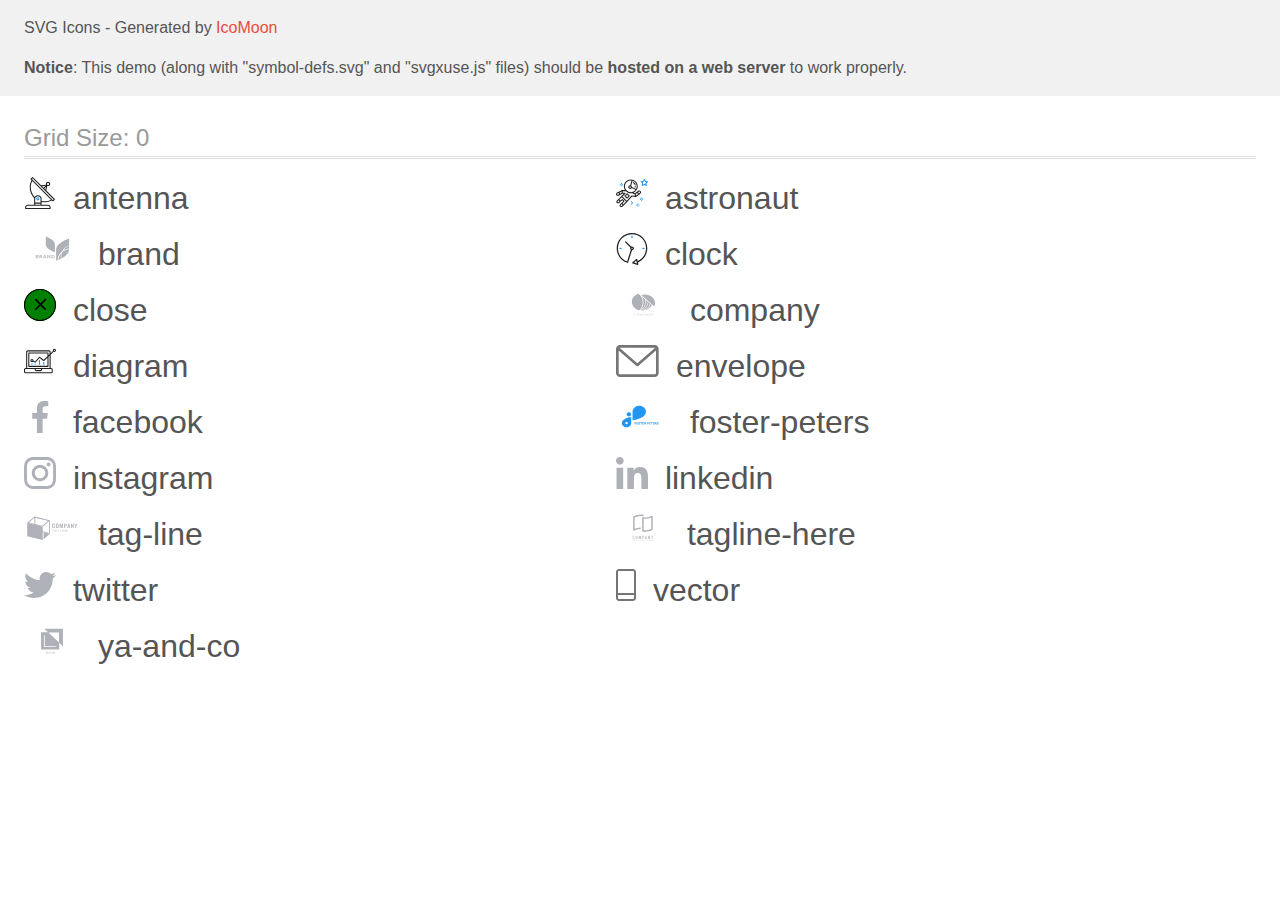
<file: img/icomoon/icomoon/demo-external-svg.html>
<!doctype html>
<html>
<head>
    <title>IcoMoon - SVG Icons</title>
    <meta charset="utf-8">
    <meta name="viewport" content="width=device-width, initial-scale=1">
    <link rel="stylesheet" href="demo-files/demo.css">
    <link rel="stylesheet" href="style.css">
</head>
<body>
<header class="bgc1 clearfix">
<div class="mhl">
    <p>SVG Icons - Generated by <a href="https://icomoon.io/app">IcoMoon</a></p><p><strong>Notice</strong>: This demo (along with "symbol-defs.svg" and "svgxuse.js" files) should be <b>hosted on a web server</b> to work properly.</p>
</div>
</header>
    <div class="clearfix mhl ptl">
        <h1 class="mvm mtn fgc1">Grid Size: 0</h1>
        <div class="glyph fs1">
            <div class="clearfix pbs">
                <svg class="icon antenna"><use xlink:href="symbol-defs.svg#antenna"></use></svg><span class="name"> antenna</span>
            </div>
        </div>
        <div class="glyph fs1">
            <div class="clearfix pbs">
                <svg class="icon astronaut"><use xlink:href="symbol-defs.svg#astronaut"></use></svg><span class="name"> astronaut</span>
            </div>
        </div>
        <div class="glyph fs1">
            <div class="clearfix pbs">
                <svg class="icon brand"><use xlink:href="symbol-defs.svg#brand"></use></svg><span class="name"> brand</span>
            </div>
        </div>
        <div class="glyph fs1">
            <div class="clearfix pbs">
                <svg class="icon clock"><use xlink:href="symbol-defs.svg#clock"></use></svg><span class="name"> clock</span>
            </div>
        </div>
        <div class="glyph fs1">
            <div class="clearfix pbs">
                <svg class="icon close"><use xlink:href="symbol-defs.svg#close"></use></svg><span class="name"> close</span>
            </div>
        </div>
        <div class="glyph fs1">
            <div class="clearfix pbs">
                <svg class="icon company"><use xlink:href="symbol-defs.svg#company"></use></svg><span class="name"> company</span>
            </div>
        </div>
        <div class="glyph fs1">
            <div class="clearfix pbs">
                <svg class="icon diagram"><use xlink:href="symbol-defs.svg#diagram"></use></svg><span class="name"> diagram</span>
            </div>
        </div>
        <div class="glyph fs1">
            <div class="clearfix pbs">
                <svg class="icon envelope"><use xlink:href="symbol-defs.svg#envelope"></use></svg><span class="name"> envelope</span>
            </div>
        </div>
        <div class="glyph fs1">
            <div class="clearfix pbs">
                <svg class="icon facebook"><use xlink:href="symbol-defs.svg#facebook"></use></svg><span class="name"> facebook</span>
            </div>
        </div>
        <div class="glyph fs1">
            <div class="clearfix pbs">
                <svg class="icon foster-peters"><use xlink:href="symbol-defs.svg#foster-peters"></use></svg><span class="name"> foster-peters</span>
            </div>
        </div>
        <div class="glyph fs1">
            <div class="clearfix pbs">
                <svg class="icon instagram"><use xlink:href="symbol-defs.svg#instagram"></use></svg><span class="name"> instagram</span>
            </div>
        </div>
        <div class="glyph fs1">
            <div class="clearfix pbs">
                <svg class="icon linkedin"><use xlink:href="symbol-defs.svg#linkedin"></use></svg><span class="name"> linkedin</span>
            </div>
        </div>
        <div class="glyph fs1">
            <div class="clearfix pbs">
                <svg class="icon tag-line"><use xlink:href="symbol-defs.svg#tag-line"></use></svg><span class="name"> tag-line</span>
            </div>
        </div>
        <div class="glyph fs1">
            <div class="clearfix pbs">
                <svg class="icon tagline-here"><use xlink:href="symbol-defs.svg#tagline-here"></use></svg><span class="name"> tagline-here</span>
            </div>
        </div>
        <div class="glyph fs1">
            <div class="clearfix pbs">
                <svg class="icon twitter"><use xlink:href="symbol-defs.svg#twitter"></use></svg><span class="name"> twitter</span>
            </div>
        </div>
        <div class="glyph fs1">
            <div class="clearfix pbs">
                <svg class="icon vector"><use xlink:href="symbol-defs.svg#vector"></use></svg><span class="name"> vector</span>
            </div>
        </div>
        <div class="glyph fs1">
            <div class="clearfix pbs">
                <svg class="icon ya-and-co"><use xlink:href="symbol-defs.svg#ya-and-co"></use></svg><span class="name"> ya-and-co</span>
            </div>
        </div>
  </div>
<script defer src="svgxuse.js"></script>
</body>
</html>
</file>
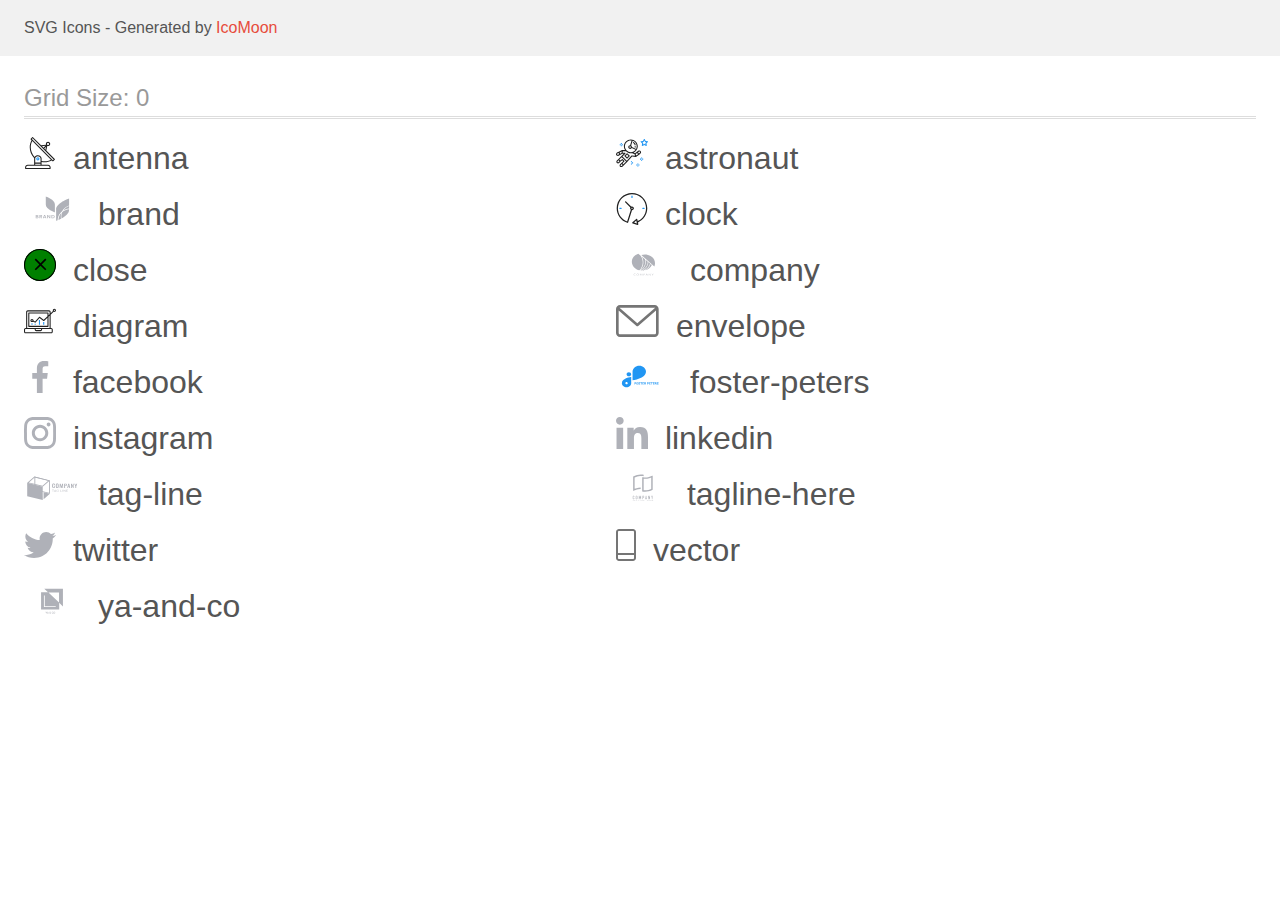
<file: img/icomoon/icomoon/demo.html>
<!doctype html>
<html>
<head>
    <title>IcoMoon - SVG Icons</title>
    <meta charset="utf-8">
    <meta name="viewport" content="width=device-width, initial-scale=1">
    <link rel="stylesheet" href="demo-files/demo.css">
    <link rel="stylesheet" href="style.css">
</head>
<body>
<svg aria-hidden="true" style="position: absolute; width: 0; height: 0; overflow: hidden;" version="1.1" xmlns="http://www.w3.org/2000/svg" xmlns:xlink="http://www.w3.org/1999/xlink">
<defs>
<symbol id="antenna" viewBox="0 0 32 32">
<path fill="#212121" style="fill: var(--color1, #212121)" d="M30.773 22.098l-8.443-8.505 0.937-4.615c0.242 0.094 0.499 0.144 0.758 0.146h0.006c1.192 0.014 2.17-0.941 2.184-2.133s-0.941-2.17-2.133-2.184c-1.192-0.014-2.17 0.941-2.184 2.133-0.003 0.255 0.039 0.509 0.125 0.749l-4.96 0.605-8.091-8.133c-0.099-0.101-0.235-0.159-0.377-0.16-0.14 0.001-0.274 0.056-0.373 0.155l-1.513 1.504c-0.208 0.208-0.208 0.546 0 0.754l0.814 0.826c-3.153 5.798-2.129 12.978 2.519 17.663 0.043 0.041 0.092 0.074 0.146 0.098-0.034 0.18-0.051 0.364-0.052 0.547v6.187h-6.4c-1.472 0.002-2.665 1.195-2.667 2.667v1.067c0 0.295 0.239 0.533 0.533 0.533h24.533c0.295 0 0.533-0.239 0.533-0.533v-1.067c-0.002-1.472-1.195-2.665-2.667-2.667h-6.4v-2.742c1.003 0.21 2.024 0.317 3.049 0.32 2.458-0.003 4.877-0.615 7.040-1.783l0.818 0.823c0.099 0.101 0.235 0.159 0.377 0.16 0.14-0.001 0.274-0.056 0.373-0.155l1.513-1.504c0.208-0.208 0.208-0.546 0-0.754zM23.28 6.233c0.418-0.415 1.093-0.414 1.508 0.004s0.414 1.093-0.004 1.508c-0.2 0.199-0.47 0.31-0.752 0.31h-0.003c-0.589-0.003-1.064-0.483-1.061-1.072 0.002-0.282 0.115-0.552 0.314-0.751h-0.002zM22.024 9.738l-0.598 2.946-1.175-1.182 1.774-1.763zM21.419 8.836l-1.92 1.909-1.485-1.493 3.405-0.415zM24.004 28.8c0.884 0 1.6 0.716 1.6 1.6v0.533h-23.467v-0.533c0-0.884 0.716-1.6 1.6-1.6h20.267zM16.537 26.667v1.067h-5.333v-1.067h5.333zM11.204 25.6v-4.053c0-1.294 1.196-2.347 2.667-2.347s2.667 1.053 2.667 2.347v4.053h-5.333zM17.604 23.904v-2.357c0-1.882-1.675-3.413-3.733-3.413-1.331-0.020-2.576 0.657-3.281 1.786-4.058-4.274-4.971-10.645-2.279-15.887l18.602 18.708c-2.872 1.461-6.165 1.873-9.309 1.163zM28.893 23.22l-21.057-21.181 0.755-0.752 7.935 7.98c0.004 0 0.006 0.007 0.010 0.010l13.115 13.191-0.757 0.752z"></path>
<path fill="#2196f3" style="fill: var(--color2, #2196f3)" d="M13.876 20.267h-0.005c-0.884-0.001-1.601 0.714-1.602 1.598s0.714 1.601 1.598 1.602h0.005c0.884 0.001 1.601-0.714 1.602-1.598s-0.714-1.601-1.598-1.602zM14.249 22.245c-0.1 0.1-0.236 0.156-0.378 0.155-0.295-0.002-0.532-0.242-0.531-0.536 0.001-0.141 0.057-0.276 0.157-0.375s0.233-0.154 0.373-0.155c0.295 0.002 0.532 0.241 0.53 0.536-0.001 0.141-0.057 0.276-0.157 0.375h0.005z"></path>
</symbol>
<symbol id="astronaut" viewBox="0 0 32 32">
<path fill="#2196f3" style="fill: var(--color2, #2196f3)" d="M31.974 4.524c-0.063-0.193-0.229-0.333-0.43-0.363l-1.91-0.278-0.855-1.731c-0.179-0.365-0.777-0.365-0.956 0l-0.855 1.731-1.91 0.278c-0.201 0.029-0.367 0.17-0.431 0.363-0.062 0.193-0.011 0.405 0.135 0.547l1.383 1.348-0.326 1.903c-0.034 0.2 0.048 0.402 0.212 0.522 0.166 0.121 0.382 0.135 0.562 0.040l1.709-0.899 1.709 0.899c0.078 0.041 0.164 0.061 0.249 0.061 0.11 0 0.221-0.034 0.314-0.102 0.164-0.119 0.246-0.322 0.212-0.522l-0.326-1.903 1.383-1.348c0.145-0.142 0.197-0.354 0.135-0.547zM29.511 5.851c-0.125 0.122-0.183 0.299-0.153 0.472l0.191 1.114-1-0.526c-0.078-0.041-0.163-0.061-0.249-0.061s-0.17 0.020-0.249 0.061l-1.001 0.526 0.191-1.114c0.030-0.173-0.028-0.349-0.153-0.472l-0.81-0.789 1.119-0.163c0.174-0.025 0.324-0.134 0.402-0.292l0.5-1.013 0.5 1.013c0.078 0.157 0.228 0.267 0.402 0.292l1.119 0.163-0.809 0.789z"></path>
<path fill="#2196f3" style="fill: var(--color2, #2196f3)" d="M26.134 20.522h-1.067v1.067h1.067v-1.067z"></path>
<path fill="#2196f3" style="fill: var(--color2, #2196f3)" d="M26.134 22.656h-1.067v1.067h1.067v-1.067z"></path>
<path fill="#2196f3" style="fill: var(--color2, #2196f3)" d="M27.2 21.589h-1.067v1.067h1.067v-1.067z"></path>
<path fill="#2196f3" style="fill: var(--color2, #2196f3)" d="M25.067 21.589h-1.067v1.067h1.067v-1.067z"></path>
<path fill="#2196f3" style="fill: var(--color2, #2196f3)" d="M22.4 26.389h-1.067v1.067h1.067v-1.067z"></path>
<path fill="#2196f3" style="fill: var(--color2, #2196f3)" d="M22.4 28.522h-1.067v1.067h1.067v-1.067z"></path>
<path fill="#2196f3" style="fill: var(--color2, #2196f3)" d="M23.467 27.456h-1.067v1.067h1.067v-1.067z"></path>
<path fill="#2196f3" style="fill: var(--color2, #2196f3)" d="M21.333 27.456h-1.067v1.067h1.067v-1.067z"></path>
<path fill="#2196f3" style="fill: var(--color2, #2196f3)" d="M16 24.256h-1.067v1.067h1.067v-1.067z"></path>
<path fill="#2196f3" style="fill: var(--color2, #2196f3)" d="M16 26.389h-1.067v1.067h1.067v-1.067z"></path>
<path fill="#2196f3" style="fill: var(--color2, #2196f3)" d="M17.067 25.322h-1.067v1.067h1.067v-1.067z"></path>
<path fill="#2196f3" style="fill: var(--color2, #2196f3)" d="M5.867 6.122h-1.067v1.067h1.067v-1.067z"></path>
<path fill="#2196f3" style="fill: var(--color2, #2196f3)" d="M5.867 8.255h-1.067v1.067h1.067v-1.067z"></path>
<path fill="#2196f3" style="fill: var(--color2, #2196f3)" d="M6.933 7.189h-1.067v1.067h1.067v-1.067z"></path>
<path fill="#2196f3" style="fill: var(--color2, #2196f3)" d="M4.8 7.189h-1.067v1.067h1.067v-1.067z"></path>
<path fill="#212121" style="fill: var(--color1, #212121)" d="M24.715 14.159c-0.287-0.388-0.709-0.637-1.188-0.705-0.481-0.068-0.956 0.058-1.34 0.352l-1.252 0.96-1.898 1.417-1.358-0.541c2.421-1.086 4.114-3.508 4.114-6.32 0-3.823-3.123-6.933-6.961-6.933s-6.961 3.11-6.961 6.933c0 1.386 0.414 2.674 1.12 3.758l-2.764-0.024c-0.002 0-0.003 0-0.005 0-0.009 0-0.015 0.004-0.023 0.005-0.053 0.002-0.105 0.013-0.155 0.031-0.013 0.005-0.026 0.008-0.038 0.013-0.006 0.003-0.013 0.003-0.019 0.006l-3.233 1.596c-0.001 0-0.001 0-0.001 0.001l-1.893 0.911c-0.021 0.009-0.042 0.021-0.063 0.035-0.755 0.502-1.012 1.489-0.598 2.295 0.22 0.429 0.595 0.745 1.056 0.889 0.178 0.055 0.359 0.083 0.539 0.083 0.29 0 0.577-0.071 0.839-0.211l1.388-0.738 2.264-1.169 1.357-0.008-5.442 5.416c-0.001 0.001-0.001 0.001-0.002 0.001l-1.339 1.333c-0.316 0.315-0.49 0.732-0.49 1.178s0.174 0.863 0.49 1.179c0.325 0.323 0.752 0.485 1.179 0.485s0.854-0.162 1.18-0.485l1.314-1.309 1.741-1.3 0.901 0.897-1.762 1.754c0 0.001-0.001 0.001-0.002 0.001l-1.339 1.333c-0.316 0.315-0.49 0.732-0.49 1.178s0.174 0.863 0.49 1.179c0.325 0.323 0.753 0.485 1.18 0.485s0.855-0.162 1.18-0.485l3.482-3.467c0.001-0.001 0.001-0.001 0.001-0.002l1.010-1-0.004-0.004c0.006-0.006 0.015-0.009 0.022-0.015l5.166-5.658 3.471 0.494c0.025 0.004 0.050 0.005 0.075 0.005 0.065 0 0.127-0.015 0.187-0.038 0.018-0.006 0.033-0.015 0.050-0.023 0.019-0.010 0.039-0.015 0.058-0.027l3.213-2.133c0.012-0.008 0.018-0.021 0.029-0.029 0.013-0.010 0.029-0.014 0.041-0.026l1.271-1.191c0.662-0.62 0.753-1.635 0.212-2.362zM2.13 17.77c-0.173 0.093-0.37 0.111-0.558 0.052-0.187-0.058-0.338-0.186-0.427-0.358-0.161-0.314-0.068-0.695 0.214-0.902l1.314-0.632 0.449 1.312-0.992 0.528zM5.628 15.942l-1.548 0.8-0.439-1.283 2.027-1.001-0.040 1.484zM20.727 9.322c0 0.918-0.219 1.785-0.599 2.559l-4.181-1.899c-0.044-0.573-0.341-1.075-0.788-1.388l1.464-4.86c2.378 0.756 4.105 2.974 4.105 5.588zM8.938 9.322c0-3.235 2.644-5.867 5.894-5.867 0.253 0 0.5 0.021 0.745 0.052l-1.432 4.754c-0.019-0.001-0.037-0.006-0.057-0.006-1.033 0-1.873 0.837-1.873 1.867s0.84 1.867 1.873 1.867c0.694 0 1.294-0.383 1.618-0.945l3.862 1.755c-1.075 1.446-2.795 2.39-4.737 2.39-3.25 0-5.894-2.632-5.894-5.867zM14.894 10.122c0 0.441-0.362 0.8-0.806 0.8s-0.806-0.359-0.806-0.8c0-0.441 0.362-0.8 0.806-0.8s0.806 0.359 0.806 0.8zM2.465 25.146c-0.236 0.234-0.619 0.234-0.854 0.001-0.114-0.114-0.176-0.263-0.176-0.423s0.062-0.309 0.176-0.421l0.962-0.958 0.851 0.848-0.959 0.955zM5.679 28.88c-0.236 0.234-0.619 0.235-0.855 0.001-0.114-0.114-0.176-0.263-0.176-0.423s0.062-0.309 0.176-0.421l0.963-0.959 0.852 0.848-0.96 0.955zM9.16 25.411c-0.001 0-0.001 0-0.002 0.001l-1.765 1.76-0.852-0.848 1.763-1.755c0 0 0 0 0 0s0.001-0.001 0.002-0.001c0.040-0.040 0.065-0.088 0.090-0.135 0.007-0.014 0.020-0.026 0.026-0.040 0.017-0.041 0.019-0.085 0.026-0.129 0.003-0.025 0.014-0.047 0.014-0.073 0-0.036-0.013-0.070-0.020-0.106-0.006-0.032-0.006-0.065-0.019-0.095-0.020-0.050-0.055-0.094-0.091-0.138-0.010-0.012-0.014-0.027-0.025-0.038 0 0 0 0-0.001 0s-0.001-0.002-0.001-0.002l-1.607-1.6c-0.017-0.017-0.039-0.024-0.058-0.038-0.028-0.022-0.055-0.042-0.087-0.058-0.030-0.015-0.061-0.024-0.093-0.033-0.034-0.010-0.067-0.017-0.103-0.020-0.033-0.002-0.063 0.001-0.095 0.005-0.036 0.004-0.069 0.009-0.104 0.020-0.034 0.011-0.063 0.027-0.094 0.045-0.020 0.011-0.042 0.015-0.061 0.029l-1.773 1.324-0.901-0.897 2.399-2.386 4.361 4.289-0.928 0.919zM15.979 18.394c-0.015-0.002-0.030 0.004-0.045 0.003-0.039-0.002-0.076 0.001-0.115 0.007-0.030 0.005-0.059 0.011-0.088 0.021-0.034 0.012-0.065 0.028-0.097 0.047-0.030 0.018-0.057 0.037-0.083 0.061-0.013 0.011-0.028 0.017-0.040 0.029l-4.698 5.146-4.328-4.257 2.833-2.818c0.209-0.208 0.21-0.546 0.002-0.755-0.105-0.105-0.243-0.157-0.381-0.156v-0.001l-2.219 0.013 0.028-1.607 3.104 0.027c1.265 1.294 3.029 2.101 4.981 2.101 0.437 0 0.864-0.045 1.279-0.123 0.040 0.032 0.079 0.065 0.13 0.085l2.41 0.96 0.331 1.644-3.003-0.427zM20.020 18.572l-0.313-1.558 1.446-1.080 0.947 1.257-2.080 1.381zM23.774 15.741l-0.838 0.785-0.931-1.236 0.831-0.637c0.155-0.119 0.351-0.168 0.543-0.143 0.193 0.027 0.364 0.128 0.48 0.284 0.217 0.292 0.18 0.699-0.085 0.947z"></path>
<path fill="#212121" style="fill: var(--color1, #212121)" d="M13.602 18.544l-2.143-2.133c-0.207-0.207-0.545-0.207-0.753 0l-2.142 2.133c-0.1 0.101-0.157 0.236-0.157 0.378s0.056 0.278 0.157 0.378l2.142 2.133c0.104 0.103 0.241 0.155 0.377 0.155s0.273-0.052 0.376-0.155l2.143-2.133c0.1-0.1 0.157-0.236 0.157-0.378s-0.057-0.278-0.157-0.378zM11.083 20.303l-1.387-1.381 1.387-1.381 1.387 1.381-1.387 1.381z"></path>
<path fill="#212121" style="fill: var(--color1, #212121)" d="M17.164 5.071l-0.258 1.036c0.071 0.018 1.738 0.452 1.738 2.149h1.067c0-2.017-1.666-2.965-2.547-3.185z"></path>
<path fill="#212121" style="fill: var(--color1, #212121)" d="M19.711 9.322h-1.067v1.067h1.067v-1.067z"></path>
</symbol>
<symbol id="brand" viewBox="0 0 57 32">
<path fill="#afb1b8" style="fill: var(--color3, #afb1b8)" d="M14.27 23.859c0.13 0.147 0.199 0.332 0.196 0.521 0.001 0.012 0.001 0.026 0.001 0.039 0 0.117-0.026 0.227-0.073 0.326l0.002-0.005c-0.056 0.119-0.135 0.218-0.232 0.296l-0.002 0.001c-0.221 0.152-0.494 0.243-0.789 0.243-0.032 0-0.064-0.001-0.096-0.003h-1.545v-3.301h1.517c0.027-0.002 0.058-0.003 0.090-0.003 0.279 0 0.539 0.083 0.756 0.225l-0.005-0.003c0.098 0.076 0.176 0.171 0.227 0.277 0.051 0.108 0.074 0.224 0.068 0.341 0.009 0.181-0.053 0.361-0.176 0.505-0.118 0.131-0.281 0.222-0.462 0.258 0.205 0.034 0.391 0.134 0.523 0.283zM12.454 23.361h0.649c0.147 0.010 0.293-0.029 0.412-0.11 0.047-0.039 0.085-0.088 0.109-0.144l0.001-0.003c0.019-0.043 0.030-0.092 0.030-0.145 0-0.011-0.001-0.022-0.001-0.033v0.001c0.001-0.008 0.001-0.018 0.001-0.028 0-0.053-0.011-0.104-0.031-0.15l0.001 0.002c-0.025-0.058-0.062-0.108-0.108-0.147h-0.001c-0.105-0.071-0.234-0.113-0.373-0.113-0.018 0-0.036 0.001-0.054 0.002h-0.636v0.867zM13.578 24.627c0.051-0.040 0.091-0.091 0.118-0.149l0.001-0.003c0.022-0.046 0.034-0.101 0.034-0.158 0-0.009 0-0.018-0.001-0.027v0.001c0-0.007 0.001-0.016 0.001-0.024 0-0.059-0.013-0.115-0.037-0.165l0.001 0.002c-0.029-0.061-0.070-0.112-0.121-0.151l-0.001-0.001c-0.112-0.076-0.249-0.121-0.397-0.121-0.015 0-0.030 0-0.045 0.001h-0.678v0.908h0.689c0.155 0.008 0.308-0.032 0.435-0.115zM17.371 25.278l-0.843-1.291h-0.317v1.291h-0.726v-3.302h1.374c0.029-0.002 0.064-0.003 0.098-0.003 0.323 0 0.622 0.107 0.862 0.287l-0.004-0.003c0.192 0.179 0.308 0.415 0.327 0.666 0.002 0.021 0.002 0.045 0.002 0.069 0 0.241-0.086 0.461-0.228 0.633l0.001-0.002c-0.171 0.175-0.396 0.296-0.649 0.335l-0.006 0.001 0.899 1.319h-0.789zM16.21 23.538h0.594c0.412 0 0.619-0.166 0.619-0.5 0-0.008 0.001-0.017 0.001-0.027 0-0.063-0.013-0.122-0.035-0.176l0.001 0.003c-0.028-0.067-0.068-0.124-0.118-0.171v0c-0.113-0.085-0.255-0.136-0.41-0.136-0.020 0-0.040 0.001-0.060 0.003h-0.598l0.007 1.005zM21.339 24.613h-1.446l-0.255 0.665h-0.761l1.328-3.265h0.823l1.323 3.265h-0.761l-0.25-0.665zM21.145 24.114l-0.529-1.394-0.529 1.394h1.057zM26.305 25.278h-0.72l-1.616-2.245v2.245h-0.719v-3.302h0.719l1.616 2.259v-2.259h0.72v3.302zM30.418 24.488c-0.149 0.249-0.376 0.452-0.652 0.582-0.28 0.132-0.608 0.209-0.955 0.209-0.021 0-0.041 0-0.062-0.001h-1.279v-3.302h1.283c0.018 0 0.039-0.001 0.060-0.001 0.345 0 0.673 0.075 0.968 0.209l-0.015-0.006c0.276 0.128 0.503 0.329 0.652 0.576 0.148 0.269 0.226 0.565 0.226 0.867s-0.077 0.597-0.226 0.866zM29.593 24.409c0.196-0.205 0.317-0.482 0.318-0.788v0c0-0.289-0.113-0.569-0.318-0.788-0.223-0.177-0.509-0.284-0.82-0.284-0.029 0-0.058 0.001-0.086 0.003h-0.496v2.138h0.5c0.025 0.002 0.054 0.003 0.083 0.003 0.311 0 0.596-0.107 0.822-0.285l-0.003 0.002zM21.79 3.609s9.3 3.215 9.103 7.867v7.869s-9.294-3.216-9.1-7.869l-0.003-7.867zM39.179 17.503c1.757-1.107 3.788-1.792 5.909-1.994v-2.464c-2.444 0.863-4.517 2.427-5.909 4.458z"></path>
<path fill="#afb1b8" style="fill: var(--color3, #afb1b8)" d="M38.124 18.245c1.437-2.651 3.93-4.696 6.964-5.716v-7.098s-13.245 4.58-12.965 11.205v11.203s0.59-0.205 1.519-0.589c0-0.358 0-0.719 0.043-1.083 0.274-3.075 1.87-5.925 4.439-7.924z"></path>
<path fill="#afb1b8" style="fill: var(--color3, #afb1b8)" d="M36.864 22.407c0.069-0.777 0.225-1.546 0.463-2.294-1.599 1.725-2.568 3.867-2.769 6.122-0.020 0.213-0.030 0.426-0.036 0.645 1.105-0.483 1.942-0.895 2.761-1.334l-0.214 0.105c-0.235-1.067-0.304-2.159-0.206-3.244zM37.391 22.447c-0.026 0.273-0.041 0.589-0.041 0.909 0 0.718 0.074 1.419 0.216 2.094l-0.012-0.066c3.619-1.983 7.685-5.046 7.528-8.748v-0.323c-2.586 0.265-5.004 1.3-6.885 2.946-0.415 0.932-0.702 2.014-0.804 3.148l-0.003 0.040z"></path>
</symbol>
<symbol id="clock" viewBox="0 0 32 32">
<path fill="#212121" style="fill: var(--color1, #212121)" d="M31.296 15.301c-0.001-8.452-6.855-15.303-15.308-15.301s-15.303 6.855-15.301 15.308c0.002 6.788 4.422 12.543 10.541 14.545l0.108 0.031c0.061 0.019 0.123 0.029 0.187 0.029 0.12 0 0.238-0.032 0.342-0.094 0.135-0.080 0.236-0.207 0.283-0.357l3.865-12.25c1.054-0.004 1.906-0.859 1.906-1.913 0-1.056-0.856-1.913-1.913-1.913-0.303 0-0.59 0.071-0.845 0.196l0.011-0.005-5.106-5.107c-0.114-0.11-0.271-0.179-0.443-0.179-0.352 0-0.638 0.286-0.638 0.638 0 0.172 0.068 0.328 0.179 0.443v0l5.103 5.109c-0.121 0.241-0.191 0.525-0.191 0.826 0 0.602 0.283 1.137 0.723 1.48l0.004 0.003-3.682 11.673c-7.278-2.681-11.004-10.754-8.324-18.032s10.754-11.004 18.032-8.323c7.278 2.681 11.004 10.754 8.323 18.032-1.345 3.581-4.003 6.406-7.374 7.938l-0.088 0.036-0.398-1.874c-0.063-0.291-0.318-0.506-0.624-0.506-0.164 0-0.313 0.062-0.426 0.163l0.001-0.001-3.837 3.426c-0.132 0.117-0.214 0.287-0.214 0.477 0 0.283 0.185 0.524 0.441 0.606l0.005 0.001 4.899 1.563c0.058 0.020 0.126 0.031 0.196 0.031 0.352 0 0.637-0.285 0.637-0.637 0-0.047-0.005-0.093-0.015-0.138l0.001 0.004-0.391-1.839c5.528-2.374 9.329-7.772 9.329-14.057 0-0.011 0-0.023 0-0.034v0.002zM15.992 14.664c0.352 0 0.638 0.286 0.638 0.638s-0.285 0.638-0.638 0.638v0c-0.352 0-0.638-0.286-0.638-0.638s0.286-0.638 0.638-0.638v0zM18.092 29.528l2.184-1.948 0.603 2.84-2.787-0.892z"></path>
<path fill="#2196f3" style="fill: var(--color2, #2196f3)" d="M15.354 3.185v1.275c0 0.352 0.286 0.638 0.638 0.638s0.638-0.285 0.638-0.638v0-1.275c0-0.352-0.285-0.638-0.638-0.638s-0.638 0.285-0.638 0.638v0zM3.876 14.664c-0.352 0-0.638 0.286-0.638 0.638s0.285 0.638 0.638 0.638h1.275c0.352 0 0.638-0.286 0.638-0.638s-0.285-0.638-0.638-0.638h-1.275zM28.108 15.939c0.352 0 0.638-0.286 0.638-0.638s-0.285-0.638-0.638-0.638h-1.275c-0.352 0-0.638 0.286-0.638 0.638s0.285 0.638 0.638 0.638h1.275z"></path>
</symbol>
<symbol id="close" viewBox="0 0 32 32">
<path fill="#008000" style="fill: var(--color4, #008000)" d="M32 16c0 8.837-7.163 16-16 16s-16-7.163-16-16c0-8.837 7.163-16 16-16s16 7.163 16 16z"></path>
<path fill="none" stroke="#000" style="stroke: var(--color5, #000)" stroke-linejoin="miter" stroke-linecap="butt" stroke-miterlimit="4" stroke-width="1.0667" d="M31.467 16c0 8.542-6.925 15.467-15.467 15.467s-15.467-6.925-15.467-15.467c0-8.542 6.925-15.467 15.467-15.467s15.467 6.925 15.467 15.467z"></path>
<path fill="#000" style="fill: var(--color5, #000)" d="M22.4 10.782l-1.182-1.182-4.685 4.685-4.685-4.685-1.182 1.182 4.685 4.685-4.685 4.685 1.182 1.182 4.685-4.685 4.685 4.685 1.182-1.182-4.685-4.685 4.685-4.685z"></path>
</symbol>
<symbol id="company" viewBox="0 0 57 32">
<path fill="#afb1b8" style="fill: var(--color3, #afb1b8)" d="M19.417 26.187c0.009 0 0.017 0.002 0.025 0.005s0.015 0.007 0.021 0.013v0l0.116 0.111c-0.091 0.090-0.202 0.162-0.327 0.211-0.129 0.048-0.278 0.076-0.434 0.076-0.011 0-0.021 0-0.032 0h0.002c-0.149 0.003-0.298-0.021-0.436-0.071-0.128-0.046-0.237-0.114-0.33-0.2l0.001 0.001c-0.090-0.085-0.161-0.188-0.21-0.302l-0.002-0.006c-0.047-0.114-0.075-0.246-0.075-0.385 0-0.004 0-0.008 0-0.012v0.001c0-0.006 0-0.013 0-0.020 0-0.272 0.118-0.516 0.305-0.684l0.001-0.001c0.099-0.087 0.218-0.155 0.349-0.201 0.143-0.048 0.296-0.072 0.45-0.070 0.008 0 0.018 0 0.028 0 0.139 0 0.273 0.024 0.398 0.067l-0.009-0.003c0.115 0.044 0.221 0.104 0.313 0.179l-0.098 0.118c-0.007 0.008-0.015 0.015-0.024 0.021v0c-0.010 0.006-0.021 0.009-0.034 0.009-0.002 0-0.004 0-0.006 0v0c-0.016-0.001-0.030-0.005-0.043-0.012v0l-0.052-0.032-0.073-0.041c-0.066-0.032-0.144-0.057-0.225-0.070l-0.005-0.001c-0.048-0.008-0.104-0.013-0.161-0.013-0.004 0-0.009 0-0.013 0h0.001c-0.003 0-0.007 0-0.011 0-0.112 0-0.219 0.020-0.319 0.055l0.007-0.002c-0.098 0.034-0.182 0.085-0.254 0.15l0.001-0.001c-0.073 0.068-0.128 0.149-0.164 0.237-0.038 0.089-0.059 0.193-0.059 0.302 0 0.004 0 0.008 0 0.011v-0.001c0 0.004 0 0.008 0 0.013 0 0.11 0.022 0.215 0.061 0.311l-0.002-0.005c0.036 0.087 0.091 0.167 0.162 0.236 0.067 0.064 0.149 0.115 0.242 0.147 0.095 0.034 0.196 0.051 0.299 0.051 0.059 0.001 0.119-0.003 0.178-0.010 0.148-0.015 0.28-0.074 0.385-0.164l-0.001 0.001c0.015-0.012 0.034-0.020 0.055-0.020v0zM22.775 25.629c0 0.003 0 0.008 0 0.012 0 0.138-0.029 0.269-0.081 0.387l0.002-0.006c-0.052 0.12-0.126 0.222-0.218 0.304l-0.001 0.001c-0.097 0.086-0.211 0.154-0.337 0.198l-0.007 0.002c-0.132 0.045-0.284 0.071-0.442 0.071s-0.31-0.026-0.452-0.074l0.010 0.003c-0.132-0.047-0.245-0.115-0.342-0.202l0.001 0.001c-0.093-0.084-0.168-0.187-0.219-0.303l-0.002-0.006c-0.050-0.116-0.078-0.251-0.078-0.393s0.029-0.277 0.081-0.4l-0.003 0.007c0.050-0.115 0.125-0.22 0.221-0.309 0.097-0.085 0.213-0.15 0.341-0.194 0.132-0.046 0.284-0.072 0.442-0.072s0.31 0.026 0.452 0.075l-0.010-0.003c0.129 0.045 0.246 0.114 0.343 0.201 0.096 0.088 0.171 0.192 0.22 0.305 0.054 0.127 0.081 0.261 0.078 0.396zM22.47 25.629c0-0.005 0-0.011 0-0.017 0-0.108-0.020-0.211-0.058-0.305l0.002 0.006c-0.071-0.182-0.216-0.322-0.396-0.384l-0.005-0.001c-0.096-0.033-0.206-0.052-0.321-0.052s-0.225 0.019-0.329 0.054l0.007-0.002c-0.096 0.034-0.178 0.085-0.246 0.15v0c-0.068 0.064-0.122 0.143-0.156 0.232l-0.001 0.004c-0.035 0.094-0.055 0.202-0.055 0.316s0.020 0.222 0.058 0.322l-0.002-0.006c0.071 0.182 0.217 0.322 0.399 0.383l0.005 0.001c0.207 0.068 0.435 0.068 0.643 0 0.093-0.033 0.177-0.083 0.245-0.148 0.070-0.069 0.123-0.149 0.156-0.236 0.039-0.101 0.058-0.209 0.055-0.316zM25.067 25.96l0.031 0.070c0.011-0.025 0.021-0.048 0.033-0.070 0.013-0.027 0.026-0.050 0.039-0.072l-0.002 0.003 0.743-1.174c0.015-0.020 0.028-0.033 0.043-0.037s0.033-0.007 0.051-0.007c0.003 0 0.007 0 0.010 0v0h0.22v1.909h-0.26v-1.463c-0.001-0.010-0.001-0.021-0.001-0.033s0-0.023 0.001-0.035v0.002l-0.748 1.19c-0.010 0.018-0.025 0.033-0.043 0.043h-0.001c-0.018 0.010-0.040 0.016-0.063 0.016 0 0-0.001 0-0.001 0h-0.042c0 0-0.001 0-0.002 0-0.023 0-0.044-0.006-0.063-0.016h0.001c-0.018-0.010-0.033-0.025-0.043-0.043v-0.001l-0.77-1.198v1.532h-0.251v-1.905h0.219c0.003 0 0.007 0 0.010 0 0.018 0 0.036 0.002 0.052 0.007h-0.001c0.018 0.008 0.032 0.021 0.041 0.037l0.759 1.175c0.014 0.020 0.026 0.042 0.037 0.066l0.001 0.003zM27.863 25.865v0.715h-0.29v-1.906h0.649c0.123-0.002 0.244 0.012 0.362 0.042 0.094 0.023 0.181 0.064 0.256 0.119 0.062 0.049 0.111 0.112 0.144 0.184l0.001 0.003c0.035 0.078 0.051 0.161 0.050 0.244 0 0.003 0 0.008 0 0.012 0 0.172-0.082 0.325-0.209 0.422l-0.001 0.001c-0.075 0.057-0.163 0.1-0.258 0.126-0.098 0.028-0.211 0.044-0.327 0.044-0.008 0-0.016 0-0.024 0l-0.351-0.005zM27.863 25.66h0.352c0.076 0.001 0.153-0.009 0.226-0.029 0.062-0.018 0.116-0.046 0.164-0.083l-0.001 0.001c0.082-0.068 0.133-0.169 0.133-0.282 0-0.002 0-0.003 0-0.005v0c0-0.006 0.001-0.013 0.001-0.021 0-0.049-0.011-0.095-0.030-0.137l0.001 0.002c-0.024-0.052-0.059-0.095-0.101-0.13l-0.001-0.001c-0.097-0.065-0.217-0.104-0.345-0.104-0.016 0-0.032 0.001-0.048 0.002h-0.35v0.786zM31.772 26.582h-0.229c-0.001 0-0.003 0-0.004 0-0.022 0-0.043-0.007-0.060-0.018v0c-0.016-0.011-0.029-0.026-0.038-0.044v-0.001l-0.197-0.461h-0.994l-0.205 0.461c-0.018 0.037-0.055 0.062-0.099 0.062-0.001 0-0.002 0-0.003 0h-0.23l0.873-1.909h0.302l0.884 1.909zM30.332 25.874h0.82l-0.346-0.777c-0.027-0.059-0.048-0.118-0.066-0.179l-0.034 0.1c-0.010 0.030-0.021 0.059-0.032 0.081l-0.343 0.775zM33.029 24.683c0.017 0.008 0.032 0.020 0.043 0.034l1.273 1.439v-1.482h0.26v1.909h-0.145c-0.001 0-0.002 0-0.003 0-0.020 0-0.040-0.004-0.057-0.012h0.001c-0.018-0.009-0.034-0.021-0.047-0.035v0l-1.27-1.438c0.001 0.010 0.001 0.021 0.001 0.033s0 0.023-0.001 0.034v-0.002 1.419h-0.26v-1.909h0.154c0.018 0 0.036 0.003 0.052 0.009zM36.748 25.823v0.758h-0.291v-0.757l-0.804-1.15h0.26c0.002 0 0.004 0 0.006 0 0.021 0 0.040 0.006 0.056 0.016v0c0.016 0.013 0.029 0.027 0.039 0.043l0.503 0.742c0.020 0.032 0.038 0.061 0.052 0.089s0.027 0.054 0.037 0.081l0.037-0.082c0.014-0.030 0.031-0.059 0.050-0.087l0.496-0.747c0.011-0.015 0.023-0.029 0.037-0.040v0c0.016-0.012 0.036-0.019 0.057-0.019 0.002 0 0.004 0 0.006 0h0.263l-0.805 1.155zM24.923 21.47c0.126 0.014 0.254 0.025 0.384 0.035 1.962-0.763 3.622-2.011 4.772-3.588s1.739-3.415 1.694-5.282l-2.162-1.878c0.439 1.988 0.234 4.043-0.594 5.935s-2.245 3.547-4.094 4.779z"></path>
<path fill="#afb1b8" style="fill: var(--color3, #afb1b8)" d="M24.151 21.382l0.058 0.011c1.975-1.228 3.481-2.942 4.323-4.922s0.981-4.133 0.4-6.181l-3.080-2.676c1.245 2.199 1.747 4.661 1.445 7.099-0.301 2.437-1.392 4.75-3.147 6.669zM34.596 14.841c-0.523 2.052-1.794 3.902-3.623 5.276-0.5 0.38-1.064 0.737-1.658 1.043l-0.065 0.030c1.49-0.38 2.859-1.053 4.003-1.966s2.030-2.042 2.592-3.3l-1.249-1.084z"></path>
<path fill="#afb1b8" style="fill: var(--color3, #afb1b8)" d="M34.106 14.539l-1.778-1.545c-0.034 1.762-0.611 3.483-1.669 4.986s-2.562 2.732-4.352 3.559h0.009c0.399 0 0.797-0.021 1.194-0.062 1.673-0.594 3.151-1.538 4.302-2.748s1.94-2.65 2.295-4.189zM24.409 6.485l-2.122-1.845c-1.897 0.637-3.527 1.756-4.68 3.212s-1.772 3.179-1.778 4.946c0.007 1.952 0.763 3.846 2.149 5.383 1.385 1.536 3.321 2.628 5.501 3.101 1.946-2.060 3.085-4.605 3.252-7.266s-0.647-5.299-2.323-7.531zM39.008 14.254c-0.007-2.316-1.070-4.535-2.955-6.173s-4.439-2.561-7.105-2.567c-0.006 0-0.014 0-0.021 0-1.281 0-2.512 0.213-3.66 0.606l0.079-0.024 12.989 11.286c0.423-0.919 0.671-1.995 0.672-3.128v0z"></path>
</symbol>
<symbol id="diagram" viewBox="0 0 32 32">
<path fill="#2196f3" style="fill: var(--color2, #2196f3)" d="M14.926 14.965h1.066v4.798h-1.066v-4.798zM19.19 17.097h1.066v2.665h-1.066v-2.665zM10.661 18.696h1.066v1.066h-1.066v-1.066zM7.463 18.163h1.066v1.599h-1.066v-1.599z"></path>
<path fill="#212121" style="fill: var(--color1, #212121)" d="M1.599 28.291h25.586c0 0 0 0 0 0 0.883 0 1.599-0.716 1.599-1.599v0-2.132c0-0.883-0.716-1.599-1.599-1.599v0h-0.533v-13.294l3.028-2.868c0.207 0.104 0.452 0.166 0.711 0.166 0.888 0 1.608-0.72 1.608-1.608s-0.72-1.608-1.608-1.608c-0.888 0-1.608 0.72-1.608 1.608 0 0.247 0.056 0.481 0.155 0.69l-0.004-0.010-2.281 2.162v-1.23c0-0.883-0.716-1.599-1.599-1.599v0h-21.323c-0.883 0-1.599 0.716-1.599 1.599v0 15.992h-0.533c-0.883 0-1.599 0.716-1.599 1.599v0 2.132c0 0.883 0.716 1.599 1.599 1.599v0zM30.384 4.837c0.294 0 0.533 0.239 0.533 0.533s-0.239 0.533-0.533 0.533v0c-0.294 0-0.533-0.239-0.533-0.533s0.239-0.533 0.533-0.533v0zM3.198 6.969c0-0.294 0.239-0.533 0.533-0.533h21.323c0.294 0 0.533 0.239 0.533 0.533v2.239l-1.066 1.013v-2.185c0-0.295-0.239-0.534-0.534-0.534h-19.189c-0.294 0-0.534 0.239-0.534 0.533v13.327c0 0.294 0.239 0.533 0.534 0.533h19.189c0.295 0 0.534-0.239 0.534-0.533v-9.675l1.066-1.010v12.283h-22.389v-15.991zM7.996 13.899c-0.001 0-0.003 0-0.005 0-0.883 0-1.599 0.716-1.599 1.599s0.716 1.599 1.599 1.599c0.432 0 0.824-0.172 1.112-0.45v0l1.853 0.93c0.215 0.107 0.476 0.057 0.636-0.122l3.939-4.432 3.872 2.902c0.208 0.155 0.498 0.139 0.686-0.039l3.365-3.188v8.131h-18.123v-12.261h18.123v2.661l-3.771 3.572-3.904-2.927c-0.088-0.067-0.2-0.107-0.32-0.107-0.158 0-0.3 0.069-0.398 0.178v0.001l-3.993 4.493-1.493-0.746c0.011-0.064 0.017-0.128 0.020-0.193 0-0.883-0.716-1.599-1.599-1.599v0zM8.529 15.498c0 0.294-0.239 0.533-0.533 0.533s-0.533-0.239-0.533-0.533v0c0-0.294 0.239-0.533 0.533-0.533s0.533 0.239 0.533 0.533v0zM11.727 24.026h5.33v0.533c0 0.294-0.238 0.533-0.533 0.533h-4.265c-0.294 0-0.533-0.239-0.533-0.533v0-0.533zM1.067 24.56c0-0.294 0.238-0.533 0.533-0.533h9.062v0.533c0 0.883 0.716 1.599 1.599 1.599v0h4.265c0.883 0 1.599-0.716 1.599-1.599v0-0.533h9.062c0.294 0 0.533 0.239 0.533 0.533v2.132c0 0.294-0.239 0.533-0.533 0.533h-25.586c0 0 0 0 0 0-0.294 0-0.533-0.239-0.533-0.533 0 0 0 0 0 0v0-2.132z"></path>
</symbol>
<symbol id="envelope" viewBox="0 0 43 32">
<path fill="#757575" style="fill: var(--color6, #757575)" d="M38.667 0h-34.667c-2.206 0-4 1.794-4 4v24c0 2.206 1.794 4 4 4h34.667c2.206 0 4-1.794 4-4v-24c0-2.206-1.794-4-4-4zM38.667 2.667c0.181 0 0.353 0.038 0.511 0.103l-17.844 15.466-17.844-15.466c0.151-0.065 0.327-0.103 0.511-0.103h34.667zM38.667 29.333h-34.667c-0.736-0.001-1.332-0.597-1.333-1.333v-22.413l17.793 15.421c0.233 0.202 0.539 0.326 0.874 0.326s0.641-0.123 0.876-0.327l-0.002 0.001 17.793-15.421v22.413c0 0.736-0.598 1.333-1.333 1.333z"></path>
</symbol>
<symbol id="facebook" viewBox="0 0 32 32">
<path fill="#afb1b8" style="fill: var(--color3, #afb1b8)" d="M21.329 5.313h2.921v-5.088c-0.504-0.069-2.237-0.225-4.256-0.225-4.212 0-7.097 2.649-7.097 7.519v4.481h-4.648v5.688h4.648v14.312h5.699v-14.311h4.46l0.708-5.688h-5.169v-3.919c0.001-1.644 0.444-2.769 2.735-2.769z"></path>
</symbol>
<symbol id="foster-peters" viewBox="0 0 57 32">
<path fill="#2196f3" style="fill: var(--color2, #2196f3)" d="M12.878 11.255h-0.002c-1.279 0-2.316 0.921-2.316 2.058v0.002c0 1.137 1.037 2.058 2.316 2.058h0.002c1.279 0 2.316-0.922 2.316-2.058v-0.001c0-1.137-1.037-2.059-2.316-2.059zM29.971 10.597c-0.004-1.579-0.711-3.092-1.967-4.209s-2.958-1.745-4.734-1.749c-1.777 0.003-3.481 0.631-4.737 1.748s-1.964 2.63-1.968 4.209v8.706s13.405-1.327 13.406-8.704v-0.002zM5.867 22.16c0.003 1.099 0.496 2.151 1.37 2.928s2.058 1.214 3.294 1.218c1.236-0.003 2.42-0.441 3.294-1.218s1.366-1.829 1.37-2.927v-6.058s-9.327 0.924-9.327 6.057zM10.53 23.245c-0.242 0-0.477-0.063-0.678-0.183-0.195-0.115-0.35-0.281-0.447-0.48l-0.003-0.007c-0.059-0.121-0.093-0.264-0.093-0.415 0-0.075 0.009-0.148 0.025-0.219l-0.001 0.007c0.047-0.211 0.163-0.404 0.334-0.556s0.388-0.255 0.625-0.297c0.072-0.013 0.154-0.021 0.239-0.021 0.168 0 0.328 0.030 0.476 0.085l-0.009-0.003c0.223 0.082 0.414 0.221 0.548 0.4s0.206 0.388 0.206 0.603c0.001 0.143-0.030 0.285-0.092 0.417-0.066 0.139-0.155 0.256-0.263 0.352l-0.001 0.001c-0.113 0.101-0.248 0.181-0.397 0.236-0.139 0.053-0.3 0.083-0.467 0.083 0 0-0.001 0-0.001 0v0-0.004zM19.956 22.647h-0.9v0.93h-0.469v-2.276h1.482v0.38h-1.013v0.588h0.9v0.378zM22.209 22.491c0 0.224-0.039 0.42-0.118 0.589s-0.193 0.299-0.341 0.391c-0.139 0.086-0.308 0.138-0.489 0.138-0.006 0-0.012 0-0.018 0h0.001c-0.189 0-0.357-0.045-0.505-0.136-0.149-0.094-0.267-0.226-0.341-0.382l-0.002-0.006c-0.078-0.165-0.123-0.358-0.123-0.561 0-0.007 0-0.014 0-0.021v0.001-0.112c0-0.224 0.040-0.421 0.12-0.591s0.195-0.302 0.342-0.392c0.148-0.092 0.316-0.138 0.506-0.138s0.357 0.046 0.505 0.138c0.148 0.091 0.262 0.221 0.342 0.392 0.081 0.17 0.122 0.366 0.122 0.589v0.101zM21.734 22.388c0-0.238-0.043-0.42-0.128-0.544-0.076-0.113-0.203-0.186-0.348-0.186-0.006 0-0.013 0-0.019 0h0.001c-0.005 0-0.012 0-0.018 0-0.144 0-0.271 0.073-0.346 0.183l-0.001 0.001c-0.085 0.122-0.129 0.301-0.13 0.538v0.111c0 0.232 0.043 0.412 0.128 0.54s0.208 0.192 0.369 0.192c0.006 0 0.012 0 0.018 0 0.143 0 0.269-0.073 0.343-0.183l0.001-0.001c0.084-0.124 0.127-0.304 0.128-0.541v-0.111zM23.729 22.98c0-0.004 0-0.009 0-0.013 0-0.077-0.037-0.145-0.093-0.189h-0.001c-0.062-0.048-0.175-0.098-0.338-0.15-0.15-0.047-0.278-0.1-0.399-0.163l0.014 0.006c-0.259-0.14-0.388-0.328-0.388-0.564 0-0.123 0.034-0.233 0.103-0.328 0.070-0.097 0.17-0.172 0.299-0.227 0.13-0.054 0.276-0.081 0.437-0.081 0.163 0 0.307 0.029 0.435 0.089 0.127 0.059 0.226 0.141 0.295 0.249 0.071 0.107 0.107 0.229 0.107 0.365h-0.469c0-0.104-0.032-0.185-0.098-0.242-0.066-0.059-0.158-0.087-0.276-0.087-0.115 0-0.204 0.025-0.267 0.074-0.058 0.042-0.096 0.109-0.096 0.185 0 0.002 0 0.004 0 0.006v0c0 0.074 0.037 0.136 0.111 0.186s0.185 0.097 0.33 0.14c0.267 0.080 0.461 0.18 0.583 0.299s0.183 0.267 0.183 0.444c0 0.197-0.075 0.352-0.224 0.464s-0.349 0.167-0.601 0.167c-0.175 0-0.334-0.032-0.478-0.096-0.135-0.057-0.247-0.148-0.328-0.261l-0.002-0.002c-0.070-0.105-0.112-0.234-0.112-0.373 0-0.005 0-0.010 0-0.015v0.001h0.47c0 0.251 0.15 0.377 0.45 0.377 0.111 0 0.198-0.022 0.261-0.067 0.057-0.041 0.093-0.107 0.093-0.182 0-0.003 0-0.006 0-0.009v0zM26.231 21.682h-0.697v1.895h-0.469v-1.895h-0.686v-0.38h1.853v0.38zM27.868 22.591h-0.9v0.61h1.056v0.377h-1.525v-2.276h1.522v0.38h-1.053v0.542h0.9v0.367zM29.142 22.744h-0.373v0.833h-0.469v-2.276h0.845c0.269 0 0.476 0.060 0.622 0.18s0.219 0.289 0.219 0.508c0 0.155-0.034 0.285-0.101 0.389-0.075 0.109-0.179 0.194-0.3 0.245l-0.005 0.002 0.492 0.93v0.021h-0.503l-0.427-0.832zM28.769 22.364h0.379c0.117 0 0.208-0.029 0.273-0.089 0.060-0.059 0.097-0.141 0.097-0.231 0-0.006 0-0.012 0-0.018v0.001c0-0.108-0.030-0.192-0.092-0.253s-0.154-0.092-0.28-0.092h-0.377v0.683zM31.609 22.775v0.802h-0.469v-2.276h0.887c0.171 0 0.321 0.031 0.45 0.094 0.13 0.062 0.23 0.151 0.3 0.267 0.069 0.115 0.105 0.245 0.105 0.392 0 0.223-0.077 0.399-0.229 0.528s-0.363 0.193-0.633 0.193h-0.411zM31.609 22.396h0.419c0.124 0 0.219-0.029 0.283-0.087 0.066-0.059 0.099-0.142 0.099-0.25 0-0.005 0-0.011 0-0.017 0-0.098-0.037-0.187-0.099-0.254v0c-0.066-0.068-0.156-0.104-0.272-0.106h-0.43v0.715zM34.574 22.591h-0.9v0.61h1.056v0.377h-1.525v-2.276h1.522v0.38h-1.053v0.542h0.9v0.367zM36.75 21.682h-0.697v1.895h-0.469v-1.895h-0.687v-0.38h1.853v0.38zM38.387 22.591h-0.899v0.61h1.056v0.377h-1.525v-2.276h1.522v0.38h-1.053v0.542h0.9v0.367zM39.661 22.744h-0.373v0.833h-0.469v-2.276h0.846c0.269 0 0.476 0.060 0.622 0.18s0.219 0.289 0.219 0.508c0 0.155-0.034 0.285-0.101 0.389-0.075 0.109-0.179 0.194-0.301 0.245l-0.005 0.002 0.492 0.93v0.021h-0.503l-0.427-0.832zM39.287 22.364h0.378c0.117 0 0.209-0.029 0.273-0.089 0.060-0.059 0.097-0.141 0.097-0.232 0-0.006 0-0.012 0-0.018v0.001c0-0.108-0.030-0.192-0.092-0.253-0.060-0.061-0.154-0.092-0.279-0.092h-0.377v0.683zM42.042 22.98c0-0.004 0-0.009 0-0.013 0-0.077-0.037-0.146-0.094-0.189h-0.001c-0.062-0.048-0.175-0.098-0.338-0.15-0.15-0.047-0.278-0.1-0.399-0.163l0.014 0.006c-0.259-0.14-0.388-0.328-0.388-0.564 0-0.123 0.035-0.233 0.103-0.328 0.070-0.097 0.17-0.172 0.299-0.227 0.13-0.054 0.276-0.081 0.437-0.081 0.163 0 0.307 0.029 0.435 0.089s0.226 0.141 0.295 0.249c0.071 0.107 0.107 0.229 0.107 0.365h-0.469c0-0.104-0.032-0.185-0.098-0.242-0.066-0.059-0.158-0.087-0.276-0.087-0.115 0-0.204 0.025-0.267 0.074-0.058 0.042-0.096 0.109-0.096 0.186 0 0.002 0 0.003 0 0.005v0c0 0.074 0.037 0.136 0.111 0.186s0.185 0.097 0.33 0.14c0.267 0.080 0.461 0.18 0.583 0.299s0.183 0.267 0.183 0.444c0 0.197-0.075 0.352-0.224 0.464s-0.349 0.167-0.601 0.167c-0.175 0-0.334-0.032-0.478-0.096-0.135-0.057-0.247-0.148-0.328-0.261l-0.002-0.002c-0.070-0.105-0.112-0.234-0.112-0.373 0-0.005 0-0.010 0-0.015v0.001h0.47c0 0.251 0.15 0.377 0.45 0.377 0.111 0 0.198-0.022 0.261-0.067 0.057-0.041 0.094-0.107 0.094-0.182 0-0.003 0-0.006 0-0.009v0z"></path>
</symbol>
<symbol id="instagram" viewBox="0 0 32 32">
<path fill="#afb1b8" style="fill: var(--color3, #afb1b8)" d="M31.969 9.408c-0.075-1.7-0.35-2.869-0.744-3.882-0.424-1.111-1.054-2.058-1.85-2.837l-0.001-0.001c-0.779-0.792-1.724-1.419-2.778-1.826l-0.054-0.018c-1.019-0.394-2.182-0.669-3.882-0.744-1.713-0.081-2.257-0.1-6.601-0.1s-4.888 0.019-6.595 0.094c-1.7 0.075-2.869 0.35-3.882 0.744-1.111 0.424-2.058 1.053-2.837 1.849l-0.001 0.001c-0.792 0.78-1.419 1.724-1.826 2.778l-0.018 0.054c-0.394 1.019-0.669 2.182-0.744 3.882-0.081 1.713-0.1 2.257-0.1 6.601s0.019 4.888 0.094 6.595c0.075 1.7 0.35 2.869 0.744 3.882 0.427 1.11 1.056 2.057 1.849 2.837l0.001 0.001c0.78 0.792 1.724 1.419 2.778 1.826l0.054 0.018c1.019 0.394 2.182 0.669 3.882 0.744 1.706 0.075 2.25 0.094 6.595 0.094s4.888-0.019 6.595-0.094c1.7-0.075 2.869-0.35 3.882-0.744 2.157-0.85 3.832-2.525 4.663-4.627l0.019-0.055c0.394-1.019 0.669-2.182 0.744-3.882 0.075-1.707 0.094-2.251 0.094-6.595s-0.006-4.888-0.081-6.595zM29.087 22.473c-0.069 1.563-0.331 2.407-0.55 2.969-0.551 1.4-1.638 2.487-3.002 3.025l-0.036 0.013c-0.563 0.219-1.413 0.481-2.969 0.55-1.688 0.075-2.194 0.094-6.464 0.094s-4.782-0.019-6.464-0.094c-1.563-0.069-2.407-0.331-2.969-0.55-0.721-0.269-1.335-0.676-1.837-1.193l-0.001-0.001c-0.517-0.504-0.923-1.118-1.183-1.804l-0.011-0.034c-0.219-0.563-0.481-1.413-0.55-2.969-0.075-1.688-0.094-2.194-0.094-6.464s0.019-4.782 0.094-6.464c0.069-1.563 0.331-2.407 0.55-2.969 0.269-0.722 0.678-1.337 1.198-1.836l0.002-0.002c0.504-0.517 1.118-0.923 1.804-1.183l0.034-0.011c0.563-0.219 1.413-0.481 2.969-0.55 1.688-0.075 2.194-0.094 6.464-0.094 4.276 0 4.782 0.019 6.464 0.094 1.563 0.069 2.407 0.331 2.969 0.55 0.721 0.269 1.335 0.676 1.837 1.193l0.001 0.001c0.517 0.504 0.923 1.118 1.183 1.804l0.011 0.034c0.219 0.563 0.481 1.413 0.55 2.969 0.075 1.688 0.094 2.194 0.094 6.464s-0.019 4.77-0.094 6.458z"></path>
<path fill="#afb1b8" style="fill: var(--color3, #afb1b8)" d="M16.059 7.783c-4.538 0-8.22 3.682-8.22 8.22s3.682 8.22 8.22 8.22c4.539 0 8.22-3.682 8.22-8.22s-3.682-8.22-8.22-8.22zM16.059 21.335c-2.901-0.058-5.23-2.423-5.23-5.332s2.329-5.274 5.224-5.332h0.005c2.901 0.058 5.23 2.423 5.23 5.332s-2.329 5.274-5.224 5.332h-0.005zM26.524 7.458c0 1.060-0.859 1.919-1.919 1.919s-1.919-0.859-1.919-1.919v0c0-1.060 0.859-1.919 1.919-1.919s1.919 0.859 1.919 1.919v0z"></path>
</symbol>
<symbol id="linkedin" viewBox="0 0 32 32">
<path fill="#afb1b8" style="fill: var(--color3, #afb1b8)" d="M31.992 32v-0.001h0.008v-11.736c0-5.741-1.236-10.164-7.948-10.164-3.227 0-5.392 1.771-6.276 3.449h-0.093v-2.913h-6.364v21.364h6.627v-10.579c0-2.785 0.528-5.479 3.977-5.479 3.399 0 3.449 3.179 3.449 5.657v10.401h6.62zM0.528 10.636h6.635v21.364h-6.635v-21.364zM3.843 0c-2.121 0-3.843 1.721-3.843 3.843s1.721 3.879 3.843 3.879c2.121 0 3.843-1.757 3.843-3.879-0.002-2.122-1.721-3.841-3.843-3.843v0z"></path>
</symbol>
<symbol id="tag-line" viewBox="0 0 57 32">
<path fill="#afb1b8" style="fill: var(--color3, #afb1b8)" d="M28.493 14.618c-0.203-0.262-0.326-0.596-0.326-0.958 0-0.036 0.001-0.071 0.004-0.107v0.005-1.538c0-0.471 0.107-0.829 0.321-1.075 0.213-0.245 0.581-0.367 1.101-0.366 0.489 0 0.837 0.105 1.042 0.313 0.224 0.266 0.333 0.591 0.308 0.919v0.362h-0.875v-0.366c0.003-0.119-0.005-0.239-0.026-0.358-0.015-0.087-0.060-0.161-0.125-0.212l-0.001-0.001c-0.079-0.053-0.175-0.084-0.279-0.084-0.013 0-0.026 0.001-0.039 0.001h0.002c-0.011-0.001-0.025-0.001-0.038-0.001-0.11 0-0.212 0.033-0.297 0.090l0.002-0.001c-0.072 0.058-0.124 0.139-0.145 0.232v0.003c-0.022 0.105-0.035 0.226-0.035 0.351 0 0.010 0 0.021 0 0.031v-0.002 1.866c-0.014 0.18 0.025 0.36 0.112 0.524 0.045 0.056 0.104 0.1 0.172 0.126l0.003 0.001c0.051 0.020 0.111 0.032 0.173 0.032 0.019 0 0.037-0.001 0.055-0.003h-0.002c0.011 0.001 0.024 0.001 0.037 0.001 0.102 0 0.197-0.032 0.274-0.087l-0.002 0.001c0.068-0.056 0.115-0.135 0.13-0.224v-0.002c0.020-0.124 0.030-0.249 0.027-0.374v-0.379h0.875v0.346c0.002 0.027 0.003 0.059 0.003 0.091 0 0.332-0.115 0.638-0.308 0.878l0.002-0.003c-0.201 0.228-0.544 0.342-1.047 0.342s-0.884-0.122-1.1-0.375zM32.137 14.634c-0.221-0.24-0.332-0.588-0.332-1.050v-1.618c0-0.457 0.11-0.803 0.332-1.037s0.59-0.351 1.109-0.35c0.515 0 0.882 0.117 1.103 0.35 0.221 0.235 0.333 0.58 0.333 1.037v1.617c0 0.457-0.112 0.807-0.337 1.049s-0.59 0.361-1.1 0.361-0.886-0.122-1.109-0.359zM33.653 14.245c0.079-0.149 0.115-0.314 0.105-0.478v-1.981c0.001-0.016 0.002-0.035 0.002-0.053 0-0.152-0.039-0.296-0.107-0.421l0.002 0.005c-0.046-0.057-0.107-0.101-0.176-0.128l-0.003-0.001c-0.051-0.020-0.11-0.031-0.171-0.031-0.021 0-0.042 0.001-0.062 0.004h0.002c-0.018-0.002-0.038-0.004-0.059-0.004-0.062 0-0.121 0.011-0.176 0.032l0.003-0.001c-0.072 0.027-0.133 0.071-0.179 0.128l-0.001 0.001c-0.080 0.147-0.116 0.308-0.105 0.469v1.99c-0.011 0.165 0.025 0.329 0.105 0.479 0.051 0.050 0.114 0.091 0.185 0.118 0.067 0.027 0.144 0.042 0.225 0.042s0.158-0.016 0.229-0.044l-0.004 0.001c0.071-0.028 0.133-0.068 0.185-0.118v-0.010zM35.735 10.626h0.942l0.708 2.984 0.725-2.984h0.916l0.093 4.307h-0.678l-0.073-2.994-0.699 2.994h-0.544l-0.724-3.005-0.067 3.005h-0.685l0.085-4.307zM40.176 10.626h1.468c0.845 0 1.268 0.407 1.268 1.223 0 0.781-0.445 1.171-1.335 1.17h-0.5v1.914h-0.906l0.005-4.308zM41.43 12.467c0.090 0.010 0.18 0.003 0.267-0.021 0.085-0.023 0.165-0.062 0.231-0.115 0.104-0.146 0.15-0.316 0.131-0.486 0.001-0.014 0.001-0.031 0.001-0.047 0-0.122-0.016-0.241-0.047-0.353l0.002 0.009c-0.014-0.046-0.037-0.085-0.067-0.119v0c-0.032-0.035-0.070-0.064-0.112-0.085l-0.002-0.001c-0.105-0.045-0.228-0.071-0.357-0.071-0.017 0-0.033 0-0.050 0.001h-0.349v1.287h0.352zM44.219 10.626h0.973l0.998 4.307h-0.845l-0.197-0.993h-0.868l-0.203 0.993h-0.857l0.998-4.307zM45.050 13.442l-0.339-1.808-0.339 1.808h0.677zM46.996 10.626h0.635l1.213 2.457v-2.457h0.752v4.307h-0.603l-1.221-2.565v2.565h-0.777l0.002-4.307zM51.357 13.291l-1.009-2.659h0.85l0.616 1.708 0.578-1.708h0.832l-0.997 2.659v1.642h-0.869v-1.643zM29.892 16.817v0.225h-0.739v1.75h-0.31v-1.75h-0.743v-0.225h1.792zM32.21 18.793h-0.239c-0.002 0-0.004 0-0.007 0-0.023 0-0.044-0.007-0.061-0.019v0c-0.017-0.011-0.031-0.026-0.039-0.045v-0.001l-0.214-0.469h-1.026l-0.213 0.469c-0.007 0.021-0.018 0.039-0.033 0.053v0c-0.017 0.012-0.039 0.019-0.062 0.019-0.002 0-0.004 0-0.006 0h-0.239l0.906-1.975h0.315l0.917 1.968zM30.709 18.059h0.855l-0.363-0.804c-0.023-0.051-0.046-0.112-0.064-0.176l-0.003-0.010c-0.013 0.037-0.023 0.074-0.034 0.105l-0.033 0.083-0.358 0.803zM33.771 18.598c0.057 0.003 0.114 0.003 0.171 0 0.049-0.004 0.097-0.012 0.145-0.023 0.044-0.009 0.088-0.021 0.131-0.036 0.040-0.014 0.080-0.031 0.121-0.049v-0.444h-0.362c-0.001 0-0.002 0-0.003 0-0.017 0-0.033-0.006-0.046-0.016v0c-0.006-0.004-0.010-0.010-0.014-0.016v0c-0.003-0.005-0.004-0.011-0.004-0.018 0-0.001 0-0.001 0-0.002v0-0.151h0.703v0.757c-0.11 0.068-0.237 0.123-0.372 0.158l-0.010 0.002c-0.075 0.019-0.15 0.033-0.227 0.041-0.088 0.009-0.176 0.012-0.265 0.012-0.003 0-0.007 0-0.011 0-0.159 0-0.312-0.027-0.455-0.077l0.010 0.003c-0.14-0.049-0.26-0.119-0.364-0.208l0.002 0.001c-0.097-0.086-0.176-0.19-0.231-0.307l-0.002-0.006c-0.053-0.117-0.083-0.253-0.083-0.397 0-0.004 0-0.009 0-0.013v0.001c0-0.004 0-0.008 0-0.012 0-0.145 0.030-0.283 0.084-0.407l-0.003 0.007c0.052-0.117 0.132-0.224 0.234-0.313s0.227-0.158 0.363-0.205c0.155-0.051 0.32-0.076 0.485-0.074 0.084 0 0.169 0.005 0.252 0.017 0.074 0.011 0.146 0.027 0.215 0.050 0.064 0.020 0.124 0.047 0.181 0.078 0.055 0.031 0.108 0.065 0.158 0.103l-0.087 0.122c-0.007 0.011-0.017 0.020-0.029 0.026v0c-0.012 0.007-0.026 0.010-0.042 0.011v0c-0.021 0-0.040-0.006-0.057-0.016h0.001c-0.037-0.017-0.066-0.033-0.094-0.050l0.005 0.003c-0.034-0.019-0.074-0.037-0.115-0.052l-0.006-0.002c-0.046-0.017-0.102-0.032-0.16-0.043l-0.007-0.001c-0.065-0.011-0.141-0.017-0.218-0.017-0.004 0-0.008 0-0.013 0h0.001c-0.003 0-0.007 0-0.011 0-0.121 0-0.238 0.020-0.346 0.057l0.008-0.002c-0.101 0.035-0.192 0.088-0.267 0.156-0.072 0.067-0.129 0.149-0.166 0.241l-0.002 0.005c-0.038 0.098-0.061 0.211-0.061 0.329s0.022 0.232 0.063 0.336l-0.002-0.006c0.039 0.093 0.101 0.178 0.181 0.249 0.074 0.068 0.164 0.121 0.264 0.156 0.115 0.034 0.237 0.047 0.359 0.039zM36.659 18.567h0.989v0.225h-1.291v-1.975h0.309l-0.007 1.75zM38.677 18.793h-0.309v-1.975h0.309v1.975zM39.83 16.827c0.019 0.009 0.034 0.021 0.047 0.036v0l1.324 1.489c-0.001-0.011-0.001-0.023-0.001-0.035s0-0.025 0.001-0.037v0.002-1.472h0.27v1.984h-0.156c-0.003 0-0.007 0-0.010 0-0.021 0-0.040-0.004-0.058-0.012h0.001c-0.019-0.010-0.035-0.022-0.048-0.037v0l-1.323-1.488v1.536h-0.259v-1.975h0.161c0.018 0 0.035 0.003 0.051 0.009zM43.753 16.817v0.217h-1.098v0.652h0.89v0.21h-0.89v0.674h1.098v0.218h-1.417v-1.971h1.417zM11.286 4.617l13.757 3.372v11.818l-13.757-3.371v-11.82zM10.404 3.609v13.401l15.52 3.806v-13.399l-15.52-3.807z"></path>
<path fill="#afb1b8" style="fill: var(--color3, #afb1b8)" d="M18.722 27.036l-15.522-3.809v-13.399l15.522 3.807v13.401z"></path>
<path fill="#afb1b8" style="fill: var(--color3, #afb1b8)" d="M10.661 4.465l13.578 3.33-5.774 4.987-13.579-3.332 5.776-4.986zM10.404 3.609l-7.204 6.219 15.522 3.808 7.202-6.22-15.52-3.807zM19.595 26.282l6.329-5.466-6.33-1.552v7.019z"></path>
</symbol>
<symbol id="tagline-here" viewBox="0 0 54 32">
<path fill="#afb1b8" style="fill: var(--color3, #afb1b8)" d="M25.455 3.015h-0.070c-0.107-0.007-0.213-0.009-0.32-0.012h-0.231c-0.202 0-0.407 0.005-0.612 0.015-0.007-0.001-0.015-0.001-0.023-0.001s-0.016 0-0.024 0.001h0.001c-1.961 0.114-3.782 0.605-5.428 1.4l0.086-0.037-0.219 0.106v11.247l0.514-0.175c0.451-0.155 0.932-0.295 1.429-0.424 1.229-0.329 2.643-0.527 4.1-0.546h0.012v1.478c-0.184 0.001-0.362 0.006-0.541 0.015h-0.043c-1.155 0.065-2.236 0.238-3.278 0.511l0.114-0.025c-1.431 0.364-2.686 0.867-3.852 1.511l0.083-0.042v-14.424c1.138-0.677 2.455-1.228 3.85-1.585l0.105-0.023c1.117-0.3 2.4-0.475 3.723-0.48h0.22c0.26 0.007 0.513 0.018 0.751 0.036 0.626 0.044 1.247 0.143 1.857 0.296v1.454c-0.518-0.127-1.133-0.223-1.761-0.269l-0.037-0.002-0.037-0.003c-0.125-0.011-0.251-0.021-0.368-0.021zM28.014 4.501c0.323 0.025 0.657 0.037 0.995 0.037 1.394-0.005 2.743-0.189 4.029-0.528l-0.111 0.025c1.431-0.365 2.684-0.868 3.85-1.512l-0.083 0.042v14.166c-1.139 0.676-2.455 1.227-3.85 1.585l-0.105 0.023c-1.117 0.299-2.4 0.474-3.723 0.479h-0.003c-0.027 0-0.059 0-0.091 0-0.971 0-1.914-0.122-2.814-0.351l0.079 0.017v-14.259c0.218 0.051 0.443 0.097 0.672 0.136 0.375 0.064 0.771 0.11 1.157 0.138zM35.224 4.611l-0.514 0.173c-0.472 0.159-0.95 0.301-1.429 0.428-1.28 0.343-2.75 0.542-4.266 0.548h-0.003c-0.335 0-0.644-0.009-0.942-0.028l-0.41-0.027v11.569l0.352 0.030c0.326 0.029 0.663 0.043 1.002 0.043 1.197-0.005 2.355-0.164 3.458-0.457l-0.095 0.022c1.008-0.256 1.883-0.579 2.712-0.981l-0.084 0.037 0.219-0.106v-11.25z"></path>
<path fill="#afb1b8" style="fill: var(--color3, #afb1b8)" d="M18.152 22.965c-0.138-0.143-0.331-0.232-0.545-0.232-0.009 0-0.019 0-0.028 0h0.001c-0.003 0-0.007 0-0.012 0-0.115 0-0.224 0.023-0.324 0.064l0.006-0.002c-0.195 0.078-0.346 0.231-0.421 0.423l-0.002 0.005c-0.041 0.102-0.060 0.21-0.059 0.319v1.927c-0.005 0.136 0.021 0.271 0.076 0.395 0.046 0.099 0.111 0.187 0.193 0.259 0.077 0.064 0.167 0.112 0.264 0.137 0.094 0.026 0.191 0.040 0.288 0.040 0.107 0.001 0.213-0.022 0.311-0.067 0.289-0.129 0.487-0.413 0.488-0.744v-0.215h-0.504v0.172c0 0.003 0 0.008 0 0.012 0 0.058-0.011 0.113-0.031 0.163l0.001-0.003c-0.017 0.043-0.042 0.079-0.073 0.109v0c-0.058 0.045-0.131 0.072-0.21 0.074v0c-0.009 0.001-0.019 0.002-0.029 0.002-0.085 0-0.16-0.041-0.206-0.105v-0.001c-0.042-0.068-0.067-0.15-0.067-0.239 0-0.007 0-0.014 0-0.020v0.001-1.797c-0.003-0.1 0.018-0.198 0.062-0.288 0.047-0.071 0.126-0.118 0.216-0.118 0.011 0 0.021 0.001 0.031 0.002h-0.001c0.003 0 0.006 0 0.010 0 0.088 0 0.166 0.043 0.215 0.108v0.001c0.052 0.068 0.083 0.154 0.083 0.248 0 0.004 0 0.008 0 0.011v-0.001 0.167h0.499v-0.197c0-0.003 0-0.006 0-0.009 0-0.118-0.023-0.231-0.064-0.335l0.002 0.006c-0.040-0.105-0.097-0.196-0.169-0.272v0zM21.145 22.944c-0.154-0.131-0.354-0.211-0.573-0.212v0c-0.103 0-0.205 0.019-0.301 0.054-0.208 0.075-0.372 0.227-0.46 0.422l-0.002 0.005c-0.051 0.117-0.076 0.245-0.074 0.373v1.848c-0.004 0.13 0.022 0.259 0.074 0.378 0.046 0.1 0.112 0.188 0.195 0.259 0.077 0.071 0.168 0.127 0.266 0.163 0.096 0.036 0.198 0.054 0.301 0.054 0.22-0.001 0.421-0.083 0.574-0.218l-0.001 0.001c0.080-0.072 0.145-0.16 0.19-0.259 0.052-0.119 0.077-0.248 0.074-0.378v-1.848c0-0.005 0-0.010 0-0.016 0-0.129-0.027-0.252-0.076-0.362l0.002 0.006c-0.047-0.106-0.111-0.195-0.19-0.27v0zM20.91 25.434c0.001 0.009 0.001 0.018 0.001 0.028 0 0.094-0.039 0.179-0.101 0.239v0c-0.064 0.054-0.147 0.086-0.237 0.086s-0.174-0.033-0.238-0.087h0.001c-0.063-0.060-0.101-0.145-0.101-0.238 0-0.010 0-0.021 0.001-0.031v0.001-1.848c-0.001-0.009-0.001-0.018-0.001-0.029 0-0.094 0.039-0.178 0.101-0.239v0c0.064-0.054 0.147-0.086 0.237-0.086s0.174 0.033 0.238 0.087h-0.001c0.063 0.060 0.101 0.145 0.101 0.238 0 0.010 0 0.020-0.001 0.030v-0.001 1.849zM25.075 26.26v-3.5h-0.484l-0.636 1.852h-0.009l-0.642-1.852h-0.479v3.499h0.5v-2.128h0.009l0.489 1.505h0.249l0.493-1.505h0.009v2.128h0.5zM27.915 23.006c-0.077-0.086-0.174-0.152-0.282-0.192-0.103-0.035-0.221-0.055-0.343-0.055-0.007 0-0.013 0-0.020 0h-0.742v3.5h0.499v-1.367h0.256c0.156 0.007 0.31-0.026 0.45-0.096 0.114-0.064 0.207-0.155 0.272-0.264l0.002-0.003c0.057-0.093 0.096-0.197 0.114-0.305 0.017-0.11 0.027-0.237 0.027-0.366 0-0.011 0-0.022 0-0.033v0.002c0.005-0.168-0.012-0.336-0.049-0.5-0.035-0.126-0.099-0.234-0.184-0.322v0zM27.658 24.073c-0.002 0.067-0.019 0.129-0.047 0.185l0.001-0.003c-0.029 0.054-0.073 0.096-0.127 0.122l-0.002 0.001c-0.062 0.028-0.134 0.045-0.209 0.045-0.009 0-0.018 0-0.027-0.001h-0.227v-1.19h0.257c0.007 0 0.016-0.001 0.024-0.001 0.073 0 0.142 0.016 0.204 0.046l-0.003-0.001c0.051 0.030 0.092 0.074 0.116 0.127l0.001 0.002c0.027 0.061 0.042 0.128 0.044 0.195v0.233c0 0.081 0.005 0.166 0 0.24h-0.005zM30.277 22.761h-0.409l-0.771 3.5h0.499l0.146-0.752h0.68l0.146 0.752h0.498l-0.79-3.5zM29.817 25.032l0.245-1.268h0.009l0.244 1.268h-0.498zM33.498 24.869h-0.009l-0.753-2.108h-0.48v3.5h0.498v-2.104h0.010l0.762 2.104h0.469v-3.499h-0.498v2.108zM36.545 22.761l-0.401 1.392h-0.010l-0.401-1.392h-0.527l0.685 2.021v1.479h0.499v-1.479l0.685-2.020h-0.528zM16.762 27.248h0.24v0.674h0.163v-0.675h0.239v-0.138h-0.642v0.139zM18.782 27.11l-0.315 0.813h0.173l0.067-0.185h0.324l0.069 0.185h0.178l-0.323-0.813h-0.173zM18.757 27.601l0.11-0.301 0.11 0.301h-0.221zM20.779 27.623h0.188v0.105c-0.052 0.042-0.12 0.068-0.193 0.069v0c-0.003 0-0.008 0-0.012 0-0.065 0-0.123-0.030-0.161-0.078v0c-0.038-0.054-0.060-0.121-0.060-0.194 0-0.006 0-0.013 0.001-0.019v0.001c0-0.181 0.078-0.271 0.234-0.271 0.005-0.001 0.011-0.001 0.018-0.001 0.080 0 0.147 0.055 0.166 0.129v0.001l0.16-0.032c-0.035-0.158-0.149-0.239-0.344-0.239-0.003 0-0.007 0-0.011 0-0.105 0-0.201 0.040-0.273 0.105v0c-0.073 0.072-0.118 0.172-0.118 0.282 0 0.011 0 0.021 0.001 0.032v-0.001c0 0.006 0 0.012 0 0.019 0 0.109 0.040 0.209 0.105 0.286l-0.001-0.001c0.072 0.074 0.172 0.12 0.283 0.12 0.009 0 0.017 0 0.026-0.001h-0.001c0.004 0 0.009 0 0.013 0 0.128 0 0.244-0.049 0.331-0.13v0-0.32h-0.352v0.137zM22.818 27.11h-0.165v0.813h0.569v-0.138h-0.404v-0.675zM24.542 27.11h-0.165v0.813h0.165v-0.813zM26.228 27.652l-0.333-0.542h-0.159v0.813h0.152v-0.531l0.327 0.531h0.164v-0.813h-0.151v0.543zM27.752 27.564h0.405v-0.138h-0.405v-0.178h0.435v-0.139h-0.6v0.813h0.617v-0.138h-0.452v-0.22zM31.447 27.43h-0.32v-0.32h-0.163v0.812h0.163v-0.356h0.32v0.356h0.164v-0.813h-0.164v0.32zM32.98 27.564h0.406v-0.138h-0.406v-0.178h0.437v-0.139h-0.599v0.813h0.616v-0.138h-0.452v-0.22zM35.059 27.565c0.142-0.022 0.213-0.097 0.213-0.226 0.001-0.007 0.001-0.015 0.001-0.023 0-0.065-0.032-0.122-0.081-0.158h-0.001c-0.060-0.031-0.131-0.049-0.206-0.049-0.011 0-0.022 0-0.033 0.001h-0.343v0.812h0.164v-0.34h0.032c0.004 0 0.008 0 0.013 0 0.032 0 0.062 0.007 0.090 0.019l-0.001-0.001c0.024 0.015 0.044 0.035 0.058 0.059l0.177 0.258h0.195l-0.099-0.158c-0.045-0.079-0.105-0.145-0.178-0.194l-0.002-0.001zM34.895 27.452h-0.12v-0.204h0.129c0.010-0.001 0.022-0.001 0.034-0.001 0.047 0 0.092 0.008 0.134 0.022l-0.003-0.001c0.022 0.020 0.035 0.048 0.035 0.079 0 0.035-0.017 0.066-0.043 0.085v0c-0.041 0.013-0.087 0.020-0.136 0.020-0.011 0-0.021 0-0.032-0.001h0.001zM36.627 27.564h0.404v-0.138h-0.404v-0.178h0.437v-0.139h-0.601v0.813h0.617v-0.138h-0.452v-0.22z"></path>
</symbol>
<symbol id="twitter" viewBox="0 0 32 32">
<path fill="#afb1b8" style="fill: var(--color3, #afb1b8)" d="M32 6.078c-1.19 0.522-2.458 0.868-3.78 1.036 1.36-0.817 2.382-2.078 2.873-3.58l0.013-0.046c-1.197 0.723-2.591 1.274-4.076 1.574l-0.084 0.014c-1.202-1.279-2.904-2.075-4.792-2.076v0c-3.632 0-6.556 2.948-6.556 6.562 0 0.52 0.044 1.020 0.152 1.496-5.454-0.266-10.28-2.88-13.522-6.862-0.563 0.95-0.896 2.094-0.898 3.316v0c0.002 2.263 1.148 4.257 2.891 5.437l0.023 0.015c-1.092-0.030-2.109-0.326-2.997-0.825l0.033 0.017v0.072c0 3.188 2.274 5.836 5.256 6.446-0.501 0.137-1.075 0.216-1.669 0.216-0.018 0-0.036 0-0.054 0h0.003c-0.031 0.001-0.067 0.001-0.103 0.001-0.403 0-0.796-0.041-1.176-0.119l0.037 0.006c0.85 2.598 3.262 4.508 6.13 4.57-2.214 1.744-5.044 2.798-8.12 2.798-0.005 0-0.010 0-0.015 0h0.001c-0.538 0-1.054-0.024-1.57-0.090 2.826 1.846 6.287 2.944 10.004 2.944 0.021 0 0.042 0 0.063 0h-0.003c12.072 0 18.672-10 18.672-18.668 0-0.29-0.010-0.57-0.024-0.848 1.299-0.937 2.391-2.066 3.258-3.359l0.030-0.047z"></path>
</symbol>
<symbol id="vector" viewBox="0 0 20 32">
<path fill="#757575" style="fill: var(--color6, #757575)" d="M17 0h-14c-1.654 0-3 1.346-3 3v26c0 1.654 1.346 3 3 3h14c1.654 0 3-1.346 3-3v-26c0-1.654-1.346-3-3-3zM3 2h14c0.552 0 1 0.448 1 1v0 21h-16v-21c0-0.552 0.448-1 1-1v0zM17 30h-14c-0.552 0-1-0.448-1-1v0-3h16v3c0 0.552-0.448 1-1 1v0z"></path>
</symbol>
<symbol id="ya-and-co" viewBox="0 0 57 32">
<path fill="#afb1b8" style="fill: var(--color3, #afb1b8)" d="M20.267 3.733l3.738 3.538-6.938-0.004v17.167h18.133v-6.564l3.733 3.534v-17.671h-18.667zM35.036 17.455l-10.597-10.032h10.597v10.032zM31.746 21.923h-11.81v-11.545h0.835v10.763h10.975v0.781zM22.725 26.72l-0.436 0.899-0.436-0.899h-0.366l0.637 1.198v0.698h0.331v-0.698l0.635-1.198h-0.364zM23.274 28.616l0.154-0.442h0.734l0.155 0.442h0.344l-0.717-1.896h-0.296l-0.716 1.896h0.342zM23.794 27.123l0.275 0.786h-0.549l0.275-0.787zM25.531 27.863c-0.045 0.067-0.071 0.149-0.071 0.238 0 0.001 0 0.002 0 0.003v0c0 0.16 0.056 0.29 0.168 0.389s0.263 0.149 0.45 0.149c0.188 0 0.349-0.051 0.485-0.153l0.107 0.126h0.367l-0.278-0.33c0.109-0.149 0.164-0.341 0.164-0.574h-0.275c0 0.128-0.027 0.244-0.079 0.348l-0.366-0.432 0.129-0.094c0.078-0.053 0.144-0.119 0.195-0.195l0.002-0.003c0.038-0.061 0.060-0.136 0.060-0.216 0-0.001 0-0.002 0-0.003v0c0-0.002 0-0.005 0-0.007 0-0.117-0.051-0.221-0.132-0.293v0c-0.084-0.076-0.197-0.123-0.32-0.123-0.007 0-0.013 0-0.020 0h0.001c-0.153 0-0.274 0.044-0.364 0.13s-0.135 0.203-0.135 0.352c0 0.061 0.014 0.123 0.043 0.189 0.030 0.065 0.082 0.144 0.155 0.237-0.14 0.101-0.235 0.188-0.282 0.261zM26.387 28.283c-0.081 0.066-0.185 0.106-0.299 0.107v0c-0.005 0-0.010 0-0.015 0-0.082 0-0.156-0.031-0.212-0.083v0c-0.052-0.052-0.085-0.123-0.085-0.203 0-0.004 0-0.007 0-0.011v0.001c0-0.101 0.052-0.192 0.156-0.271l0.041-0.029 0.414 0.489zM26.047 27.443c-0.090-0.11-0.134-0.202-0.134-0.275 0-0.063 0.019-0.116 0.055-0.157 0.034-0.039 0.084-0.063 0.139-0.063 0.003 0 0.005 0 0.008 0v0c0.002 0 0.004 0 0.007 0 0.052 0 0.1 0.020 0.135 0.054v0c0.037 0.035 0.056 0.077 0.056 0.126 0 0.002 0 0.005 0 0.007 0 0.071-0.031 0.134-0.080 0.177v0l-0.041 0.032-0.145 0.099zM29.133 28.473c0.13-0.114 0.205-0.272 0.224-0.474h-0.328c-0.018 0.135-0.059 0.232-0.124 0.29s-0.163 0.087-0.292 0.087c-0.141 0-0.249-0.054-0.323-0.162s-0.11-0.264-0.11-0.469v-0.167c0.002-0.203 0.041-0.355 0.117-0.46 0.077-0.105 0.188-0.157 0.331-0.157 0.123 0 0.217 0.030 0.28 0.091s0.104 0.158 0.12 0.294h0.328c-0.021-0.207-0.095-0.368-0.222-0.482s-0.296-0.171-0.506-0.171c-0.155 0-0.292 0.037-0.411 0.111-0.119 0.076-0.213 0.183-0.27 0.31l-0.002 0.005c-0.060 0.133-0.096 0.288-0.096 0.451 0 0.008 0 0.016 0 0.023v-0.001 0.177c0.003 0.174 0.035 0.327 0.098 0.46s0.151 0.234 0.266 0.306c0.116 0.071 0.249 0.107 0.4 0.107 0.216 0 0.389-0.056 0.519-0.169zM31.069 28.207c0.064-0.141 0.097-0.304 0.097-0.49v-0.105c0-0.006 0-0.013 0-0.020 0-0.169-0.036-0.329-0.102-0.473l0.003 0.007c-0.060-0.134-0.156-0.243-0.274-0.318l-0.003-0.002c-0.119-0.075-0.256-0.112-0.411-0.112s-0.291 0.037-0.411 0.113c-0.119 0.075-0.211 0.182-0.277 0.324-0.062 0.137-0.098 0.297-0.098 0.466 0 0.008 0 0.016 0 0.025v-0.001 0.107c0.001 0.181 0.034 0.341 0.099 0.48s0.159 0.246 0.279 0.322c0.121 0.075 0.258 0.112 0.411 0.112 0.156 0 0.293-0.037 0.412-0.112 0.119-0.076 0.212-0.183 0.276-0.323zM30.716 27.135c0.080 0.112 0.119 0.274 0.119 0.484v0.099c0 0.213-0.039 0.376-0.118 0.487s-0.19 0.167-0.336 0.167c-0.004 0-0.009 0-0.014 0-0.134 0-0.253-0.067-0.324-0.17l-0.001-0.001c-0.081-0.114-0.121-0.275-0.121-0.483v-0.109c0.002-0.204 0.043-0.362 0.122-0.473 0.071-0.102 0.188-0.168 0.321-0.168 0.005 0 0.010 0 0.014 0h-0.001c0.146 0 0.259 0.056 0.338 0.168z"></path>
</symbol>
</defs>
</svg>

<header class="bgc1 clearfix">
<div class="mhl">
    <p>SVG Icons - Generated by <a href="https://icomoon.io/app">IcoMoon</a></p>
</div>
</header>
    <div class="clearfix mhl ptl">
        <h1 class="mvm mtn fgc1">Grid Size: 0</h1>
        <div class="glyph fs1">
            <div class="clearfix pbs">
                <svg class="icon antenna"><use xlink:href="#antenna"></use></svg><span class="name"> antenna</span>
            </div>
        </div>
        <div class="glyph fs1">
            <div class="clearfix pbs">
                <svg class="icon astronaut"><use xlink:href="#astronaut"></use></svg><span class="name"> astronaut</span>
            </div>
        </div>
        <div class="glyph fs1">
            <div class="clearfix pbs">
                <svg class="icon brand"><use xlink:href="#brand"></use></svg><span class="name"> brand</span>
            </div>
        </div>
        <div class="glyph fs1">
            <div class="clearfix pbs">
                <svg class="icon clock"><use xlink:href="#clock"></use></svg><span class="name"> clock</span>
            </div>
        </div>
        <div class="glyph fs1">
            <div class="clearfix pbs">
                <svg class="icon close"><use xlink:href="#close"></use></svg><span class="name"> close</span>
            </div>
        </div>
        <div class="glyph fs1">
            <div class="clearfix pbs">
                <svg class="icon company"><use xlink:href="#company"></use></svg><span class="name"> company</span>
            </div>
        </div>
        <div class="glyph fs1">
            <div class="clearfix pbs">
                <svg class="icon diagram"><use xlink:href="#diagram"></use></svg><span class="name"> diagram</span>
            </div>
        </div>
        <div class="glyph fs1">
            <div class="clearfix pbs">
                <svg class="icon envelope"><use xlink:href="#envelope"></use></svg><span class="name"> envelope</span>
            </div>
        </div>
        <div class="glyph fs1">
            <div class="clearfix pbs">
                <svg class="icon facebook"><use xlink:href="#facebook"></use></svg><span class="name"> facebook</span>
            </div>
        </div>
        <div class="glyph fs1">
            <div class="clearfix pbs">
                <svg class="icon foster-peters"><use xlink:href="#foster-peters"></use></svg><span class="name"> foster-peters</span>
            </div>
        </div>
        <div class="glyph fs1">
            <div class="clearfix pbs">
                <svg class="icon instagram"><use xlink:href="#instagram"></use></svg><span class="name"> instagram</span>
            </div>
        </div>
        <div class="glyph fs1">
            <div class="clearfix pbs">
                <svg class="icon linkedin"><use xlink:href="#linkedin"></use></svg><span class="name"> linkedin</span>
            </div>
        </div>
        <div class="glyph fs1">
            <div class="clearfix pbs">
                <svg class="icon tag-line"><use xlink:href="#tag-line"></use></svg><span class="name"> tag-line</span>
            </div>
        </div>
        <div class="glyph fs1">
            <div class="clearfix pbs">
                <svg class="icon tagline-here"><use xlink:href="#tagline-here"></use></svg><span class="name"> tagline-here</span>
            </div>
        </div>
        <div class="glyph fs1">
            <div class="clearfix pbs">
                <svg class="icon twitter"><use xlink:href="#twitter"></use></svg><span class="name"> twitter</span>
            </div>
        </div>
        <div class="glyph fs1">
            <div class="clearfix pbs">
                <svg class="icon vector"><use xlink:href="#vector"></use></svg><span class="name"> vector</span>
            </div>
        </div>
        <div class="glyph fs1">
            <div class="clearfix pbs">
                <svg class="icon ya-and-co"><use xlink:href="#ya-and-co"></use></svg><span class="name"> ya-and-co</span>
            </div>
        </div>
  </div>
<script defer src="svgxuse.js"></script>
</body>
</html>
</file>
<file: css/styles.css>
:root {
  /* COLOR */
  /* ЛОГОТИП */
  --brand-color: #2196f3;
  --brand-black-color: #000000;
  /* ЗАГОЛОВКИ */
  --secondary-bg-color: #212121;
  /* ПРОСТИЙ ТЕКСТ */
  --primary-text-color: #757575;
  /* БАНЕР */
  --banner-color: #2f303a;
  /**/
  --white-color: #ffffff;
  /*PORTFOLIO BUTTON*/
  --pot-button-color: #f5f4fa;

  --social--color: #afb1b8;

  --cubic: cubic-bezier(0.4, 0, 0.2, 1);
  --t250: 250ms;
}

html {
  scroll-behavior: smooth;
}

body {
  color: var(--primary-text-color);
  background: var(--white-color);

  font-family: 'roboto', sans-serif;
  font-weight: 400;
  font-size: 14px;
  line-height: 1.71;
  letter-spacing: 0.03em;
  margin: 0 auto;
}

/* img робим блочним */
img {
  display: block;
  max-width: 100%;
  height: auto;
}

a {
  /* Забераєм декоративні лінії */
  text-decoration: none;
  display: inline-block;
}

/* Забераєм вид маркера та відступи*/
ul {
  list-style-type: none;
  margin: 0;
  padding: 0;
}

h1,
h2,
h3,
h4,
p {
  margin: 0;
  padding: 0;
}

.container {
  width: 1200px;
  margin: 0 auto;
  padding: 0 15px;
}

.section {
  padding: 94px 0;
}
/*----------------------------------------------------------*/
/*--------------------------HEADER--------------------------*/
/*----------------------------------------------------------*/
.header {
  padding-top: 24px;
  padding-bottom: 24px;
  border-bottom: 1px solid #ececec;
}
/* ЛОГОТИП */
.page-nav {
  display: flex;
  align-items: center;
}

.logo {
  font-family: 'raleway', sans-serif;
  font-weight: 700;
  font-size: 26px;
  line-height: 1.19;
  letter-spacing: 0.03em;
  color: var(--brand-color);
  margin-right: 94px;
}

.logo-color {
  color: var(--brand-black-color);
}

/* НАВІГАЦІЯ */
.main-nav {
  display: flex;
}

.site-nav {
  display: flex;
  align-items: center;
}

.site-nav .site-item:not(:last-child) {
  margin-right: 50px;
}

.site-item {
  position: relative;
}

.site-link {
  display: block;

  color: var(--secondary-bg-color);

  font-weight: 500;
  line-height: 1.14;
  letter-spacing: 0.02em;
  transition: color var(--t250) var(--cubic);
}

.site-link.active::after {
  position: absolute;
  content: '';
  width: 100%;
  height: 4px;
  top: 44px;
  left: 0;

  border-radius: 2px;
  background: var(--brand-color);
}

.site-link:hover,
.site-link:focus {
  color: var(--brand-color);
}

.active {
  color: var(--brand-color);
}

/* КОНТАКТИ */
.contacts {
  display: flex;
  margin-left: auto;
}

.contacts .site-item:not(:last-child) {
  margin-right: 50px;
}

.contacts-item {
  display: flex;
  align-items: center;
  color: var(--primary-text-color);
  fill: var(--primary-text-color);

  font-weight: 500;
  line-height: 1.14;
  letter-spacing: 0.02em;

  transition: color var(--t250) var(--cubic);
}

.contacts-svg {
  width: 20px;
  height: 20px;
  margin-right: 10px;
}

/*  Задаём значения перехода
  -- Властивість--
  transition-property: background-color, transform;
  --Проміжок часу, протягом якого повинен відбутися перехід--
  transition-duration: var(--t250);
  --Швидкість переходу властивості від одного значення до іншого за час--
  transition-timing-function: linear;
  --Затримка, після якої почнеться анімація переходу--
  transition-delay: 500ms;
  */

.contacts-item:hover .contacts-svg,
.contacts-item:focus .contacts-svg {
  animation: contact-animation 2000ms infinite alternate ease-in-out var(--t250);
}

@keyframes contact-animation {
  0% {
    transform: rotateY(0deg);
  }

  100% {
    transform: rotateY(360deg);
  }
}

/*----- HOVER FOCUS ------*/

.contacts-item:hover,
.contacts-item:focus {
  color: var(--brand-color);
  fill: var(--brand-color);
}

/* ---Animation----- */
.backdrop {
  opacity: 1;
  position: fixed;
  top: 0;
  left: 0;
  width: 100%;
  height: 100%;
  background: rgba(0, 0, 0, 0.2);
  transition: opacity var(--t250) var(--cubic), visibility var(--t250) var(--cubic);
}

.backdrop.is-hidden {
  opacity: 0;
  visibility: hidden;
  pointer-events: none;
}

.modal {
  position: absolute;
  top: 50%;
  left: 50%;
  transform: translate(-50%, -50%);
  min-height: 581px;
  min-width: 528px;
  background-color: var(--white-color);
  border-radius: 4px;
  transform: translate(-50%, -50%) scale(1);
  transition: transform var(--t250) var(--cubic);
}

.backdrop.is-hidden .modal {
  transform: translate(-50%, -50%) scale(1.5);
}

.modal-botton {
  position: fixed;
  display: flex;
  align-items: center;
  justify-content: center;
  top: 14px;
  right: 14px;
  width: 30px;
  height: 30px;
  border-radius: 50%;
  border: 1px solid rgba(0, 0, 0, 0.1);
  cursor: pointer;
  transition: transform var(--t250) var(--cubic), background-color var(--t250) var(--cubic);
}

.modal-botton:hover,
.modal-botton:focus {
  transform: scale(1.25);
  border: 1px solid var(--brand-color);
}

/*--------------------------HEADER--------------------------*/
/*---------------------------------------------------------*/
/*--------------------------MAIN---------------------------*/
/*-----HERO------*/
.hero {
  background-color: var(--banner-color);
  color: var(--white-color);

  align-items: center;
  border: transparent;
  text-align: center;
  padding-top: 200px;
  padding-bottom: 200px;
}

.hero-img {
  max-width: 1600px;
  height: 600px;
  margin-left: auto;
  margin-right: auto;
  background-image: linear-gradient(rgba(47, 48, 58, 0.4), rgba(47, 48, 58, 0.4)),
    url(../img/hero.jpg);
  background-size: cover;
  background-repeat: no-repeat;
  background-position: center;
}

.hero-title {
  margin-bottom: 30px;

  font-weight: 900;
  line-height: 1.36;
  font-size: 44px;
  letter-spacing: 0.06em;
  text-transform: uppercase;
}

.hero-button {
  display: inline-block;
  padding: 10px 32px;
  box-shadow: 0px 4px 4px rgba(0, 0, 0, 0.15);
  border-radius: 8px;

  font-weight: 700;
  font-size: 16px;
  line-height: 1.87;
  letter-spacing: 0.06em;
  cursor: pointer;

  background-color: var(--brand-color);
  color: var(--white-color);

  transition: background-color var(--t250) var(--cubic);
}

.hero-button:hover,
.hero-button:focus {
  background-color: var(--brand-color);
}

/* ---ОСОБЛИВОСТІ---*/
.visually-hidden {
  position: absolute;
  clip: rect(0 0 0 0);
  width: 1px;
  height: 1px;
  margin: -1px;
}

.features-list {
  display: flex;
}

.features-item:not(:last-child) {
  margin-right: 30px;
}

.features-svg {
  display: flex;
  align-items: center;
  justify-content: center;
  width: 100%;
  height: 120px;
  margin-bottom: 30px;
  background-color: var(--pot-button-color);
  border-radius: 4px;
}

.features-title {
  margin-bottom: 10px;

  font-weight: 700;
  line-height: 1.14;
  text-transform: uppercase;
  color: var(--secondary-bg-color);
}

.features-text {
  color: var(--primary-text-color);
}

/*---ЧИМ МИ ЗАЙМАЄМСЯ---*/
.work-section {
  padding-top: 0;
}

.work-list {
  display: flex;
  justify-content: space-between;
}

.work-item {
  position: relative;
}

.work-label {
  display: flex;
  bottom: 0;
  position: absolute;
  width: 370px;
  height: 70px;
  align-items: center;
  justify-content: center;

  background: rgba(47, 48, 58, 0.8);
}

.work-label-text {
  color: var(--white-color);
}

/*---НАША КОМАНДА---------------------------*/
.section-team {
  font-size: 14px;
  line-height: 1.14;
  text-align: center;
  letter-spacing: 0.03em;
  background: #f5f4fa;
}

.work-title {
  margin-bottom: 35px;

  color: var(--secondary-bg-color);

  font-weight: 700;
  font-size: 36px;
  line-height: 1.16;
  text-align: center;
}

.team-list {
  display: flex;
  flex-wrap: wrap;
  margin-left: -30px;
  margin-top: -30px;
}

.team-item {
  margin-left: 30px;
  margin-top: 30px;

  background: var(--white-color);

  box-shadow: 0px 1px 3px rgba(0, 0, 0, 0.12), 0px 1px 1px rgba(0, 0, 0, 0.14),
    0px 2px 1px rgba(0, 0, 0, 0.2);
  border-radius: 0px 0px 4px 4px;
}

.wrap-team {
  padding-top: 30px;
  padding-bottom: 30px;
}

.team-title {
  margin-bottom: 10px;
  font-weight: 500;
  font-size: 16px;
  line-height: 1.18;
  text-align: center;
  color: var(--secondary-bg-color);
}

.team-text {
  margin-bottom: 16px;

  font-size: 16px;
  line-height: 1.18;
  text-align: center;
  color: var(--primary-text-color);
}

.social-list {
  display: flex;
  justify-content: space-between;
  padding-right: 32px;
  padding-left: 32px;
}

.social-link {
  display: flex;
  width: 44px;
  height: 44px;
  border-radius: 50%;
  justify-content: center;
  align-items: center;
  color: var(--primary-icon-color);
  fill: var(--social--color);
}

/*------Animation-------------------*/
.social-link {
  /*
  transition-property: background-color;
  transition-duration: var(--t250);
  transition-timing-function: var(--cubic);
  transition-delay: 200ms;
  */
  transition: background-color var(--t250) var(--cubic), fill var(--t250) var(--cubic);
}

.social-link:hover,
.social-link:focus {
  background-color: var(--brand-color);
  fill: var(--white-color);
}

/* ---------Постоянные клиенты ------*/
.clients-list {
  display: flex;
  justify-content: space-between;
}

.clients-item {
  cursor: pointer;
}

.clients-link {
  display: flex;
  width: 170px;
  height: 92px;
  justify-content: center;
  align-items: center;
  border: 1px solid var(--social--color);
  box-sizing: border-box;
  border-radius: 4px;
  fill: var(--social--color);
  transition: border-color var(--t250) var(--cubic), fill var(--t250) var(--cubic);
}

.clients-link:hover,
.clients-link:focus {
  border: 1px solid var(--brand-color);
  fill: var(--brand-color);
}
/* ----------------------FOOTER-------------------*/
.footer {
  display: flex;
  padding: 60px 0;

  background-color: var(--banner-color);
}

.footer-box {
  display: flex;
  align-items: baseline;
}

.logo-footer {
  margin-bottom: 20px;

  color: var(--brand-color);

  font-family: Raleway;
  font-weight: bold;
  font-size: 26px;
  line-height: 1, 19;
  letter-spacing: 0.03em;
  cursor: default;
}

.addres-footer {
  font-style: normal;
}

.logo-footer-color {
  color: var(--white-color);
}

.footer-text {
  color: rgba(255, 255, 255, 0.6);

  line-height: 1.71;
  letter-spacing: 0.03em;
  font-style: normal;
  cursor: pointer;
  transition: color var(--t250) var(--cubic);
}

.footer-item {
  margin-bottom: 9px;
}

.footer-item:nth-child(3n) {
  margin-bottom: 0;
}

.footer-text:hover,
.footer-text:focus {
  color: var(--white-color);
}
/*---Приєднуйтеся -----*/
.right-box {
  margin-left: 70px;
}

.join-text {
  margin-bottom: 20px;
  color: var(--white-color);

  font-size: 14px;
  line-height: 1.14;
  letter-spacing: 0.03em;
  text-transform: uppercase;
}

.join-list {
  display: flex;
  justify-content: space-between;
}

.join-link {
  display: flex;
  width: 44px;
  height: 44px;
  cursor: pointer;

  border-radius: 50%;
  justify-content: center;
  align-items: center;
  fill: var(--white-color);
  background: rgba(255, 255, 255, 0.1);

  transition: background-color var(--t250) var(--cubic);
}

.join-item {
  margin-right: 10px;
}

.join-item:nth-child(4n) {
  margin-right: 0;
}

.join-link:hover,
.join-link:focus {
  background-color: var(--brand-color);
}
/*-------------------------------------------------*/
/* -------------------PORTFOLIO--------------------*/
/*-------------------------------------------------*/
/*----- MAIТN-------------------------------------*/
.filters-list-button {
  display: flex;
  margin-bottom: 50px;
  justify-content: center;
}

.filters-item-button:not(:last-child) {
  margin-right: 8px;
}
.button {
  display: inline-block;
  padding: 6px 22px;
  border: 1px solid transparent;
  border-radius: 4px;

  background-color: var(--pot-button-color);

  text-align: center;
  font-weight: 500;
  font-size: 16px;
  line-height: 1.62;
  letter-spacing: 0.03em;
  cursor: pointer;

  transition: background-color var(--t250) var(--cubic), color var(--t250) var(--cubic);
}

.button:hover,
.button:focus {
  background-color: var(--brand-color);
  color: var(--white-color);
  box-shadow: 0px 3px 1px rgba(0, 0, 0, 0.1), 0px 1px 2px rgba(0, 0, 0, 0.08),
    0px 2px 2px rgba(0, 0, 0, 0.12);
  border-radius: 4px;
}

.portfolio-list {
  display: flex;
  flex-wrap: wrap;
  margin-left: -30px;
  margin-top: -30px;
}

.portfolio-item {
  margin-left: 30px;
  margin-top: 30px;
  outline: 1px solid #eeeeee;
}

.portfolio-link {
  display: flex;
  flex-direction: column;
}

.portfolio-thumb:hover,
.portfolio-thumb:focus {
  opacity: 1;
}

.portfolio-foto {
  position: relative;
  overflow: hidden;
}

.portfolio-thumb {
  display: inline-block;
  content: '';

  position: absolute;
  top: 0;
  left: 0;
  width: 100%;
  height: 100%;

  background: rgba(33, 150, 243, 0.9);
  transform: translateY(100%);
  transition: transform var(--t250) var(--cubic);
}

.portfolio-link:hover .portfolio-thumb,
.portfolio-link:focus .portfolio-thumb {
  transform: translateY(0);
}

.thumb-text {
  padding: 63px 24px;
  font-family: Roboto;
  font-style: normal;
  font-weight: normal;
  font-size: 18px;
  line-height: 1.56;
  letter-spacing: 0.03em;

  color: var(--white-color);

  opacity: 0;
  transition: opacity var(--t250) var(--cubic), box-shadow var(--t250) var(--cubic);
}

.portfolio-link:hover .thumb-text,
.portfolio-link:focus .thumb-text {
  opacity: 1;
}

.portfolio-link:hover,
.portfolio-link:focus {
  outline: 1px solid #eeeeee;
  box-sizing: border-box;
  box-shadow: 0px 1px 1px rgba(0, 0, 0, 0.12), 0px 4px 4px rgba(0, 0, 0, 0.06),
    1px 4px 6px rgba(0, 0, 0, 0.16);
}

.wrap-portfolio {
  padding: 20px 24px;
}
.title-portfolio {
  margin-bottom: 4px;

  color: var(--secondary-bg-color);

  font-weight: 700;
  font-size: 18px;
  line-height: 2;
  letter-spacing: 0.06em;
}

.portfolio-text {
  color: var(--primary-text-color);

  font-size: 16px;
  line-height: 1.8;
  letter-spacing: 0.03em;
}

/*---FOOTER--------------------------------------*/
</file>
<file: img/icomoon/demo-files/demo.css>
body {
  padding: 0;
  margin: 0;
  font-family: sans-serif;
  font-size: 1em;
  line-height: 1.5;
  color: #555;
  background: #fff;
}
h1 {
  font-size: 1.5em;
  font-weight: normal;
  box-shadow: 0 1px #ddd, 0 2px #fff, 0 3px #ddd;
}
small {
  font-size: .66666667em;
}
a {
  color: #e74c3c;
  text-decoration: none;
}
a:hover, a:focus {
  box-shadow: 0 1px #e74c3c;
}
.bshadow0, input {
  box-shadow: inset 0 -2px #e7e7e7;
}
input:hover {
  box-shadow: inset 0 -2px #ccc;
}
input, fieldset {
  font-size: 1em;
  margin: 0;
  padding: 0;
  border: 0;
}
input {
  color: inherit;
  line-height: 1.5;
  height: 1.5em;
  padding: .25em 0;
}
input:focus {
  outline: none;
  box-shadow: inset 0 -2px #449fdb;
}
.glyph {
  font-size: 16px;
  margin-right: 1.5em;
  float: left;
  width: 17em;
}
svg {
  color: #000;
}
.liga {
  width: 80%;
  width: calc(100% - 2.5em);
}
.talign-right {
  text-align: right;
}
.talign-center {
  text-align: center;
}
.bgc1 {
  background: #f1f1f1;
}
.fgc0 {
  color: #000;
}
.fgc1 {
  color: #999;
}
p {
  margin-top: 1em;
  margin-bottom: 1em;
}
.mvm {
  margin-top: .75em;
  margin-bottom: .75em;
}
.mtn {
  margin-top: 0;
}
.mtl, .mal {
  margin-top: 1.5em;
}
.mbl, .mal {
  margin-bottom: 1.5em;
}
.mal, .mhl {
  margin-left: 1.5em;
  margin-right: 1.5em;
}
.mhmm {
  margin-left: 1em;
  margin-right: 1em;
}
.ptl {
  padding-top: 1.5em;
}
.pbs, .pvs {
  padding-bottom: .25em;
}
.pvs, .pts {
  padding-top: .25em;
}
.unit {
  float: left;
}
.unitRight {
  float: right;
}
.size1of2 {
  width: 50%;
}
.size1of1 {
  width: 100%;
}
.clearfix:before, .clearfix:after {
  content: " ";
  display: table;
}
.clearfix:after {
  clear: both;
}
.hidden-true {
  display: none;
}
.textbox0 {
  width: 3em;
  background: #f1f1f1;
  padding: .25em .5em;
  line-height: 1.5;
  height: 1.5em;
}
.fs0 {
  font-size: 16px;
}
.fs1 {
  font-size: 32px;
}
.name {
  margin-left: .25em;
}
</file>
<file: img/icomoon/style.css>
.icon {
  display: inline-block;
  width: 1em;
  height: 1em;
  stroke-width: 0;
  stroke: currentColor;
  fill: currentColor;
}

/* ==========================================
Single-colored icons can be modified like so:
.name {
  font-size: 32px;
  color: red;
}
========================================== */

.brand {
  width: 1.78125em;
}

.company {
  width: 1.78125em;
}

.envelope {
  width: 1.34375em;
}

.foster-peters {
  width: 1.78125em;
}

.tag-line {
  width: 1.78125em;
}

.tagline-here {
  width: 1.6875em;
}

.vector {
  width: 0.625em;
}

.ya-and-co {
  width: 1.78125em;
}
</file>
<file: img/icomoon/icomoon/demo-files/demo.css>
body {
  padding: 0;
  margin: 0;
  font-family: sans-serif;
  font-size: 1em;
  line-height: 1.5;
  color: #555;
  background: #fff;
}
h1 {
  font-size: 1.5em;
  font-weight: normal;
  box-shadow: 0 1px #ddd, 0 2px #fff, 0 3px #ddd;
}
small {
  font-size: .66666667em;
}
a {
  color: #e74c3c;
  text-decoration: none;
}
a:hover, a:focus {
  box-shadow: 0 1px #e74c3c;
}
.bshadow0, input {
  box-shadow: inset 0 -2px #e7e7e7;
}
input:hover {
  box-shadow: inset 0 -2px #ccc;
}
input, fieldset {
  font-size: 1em;
  margin: 0;
  padding: 0;
  border: 0;
}
input {
  color: inherit;
  line-height: 1.5;
  height: 1.5em;
  padding: .25em 0;
}
input:focus {
  outline: none;
  box-shadow: inset 0 -2px #449fdb;
}
.glyph {
  font-size: 16px;
  margin-right: 1.5em;
  float: left;
  width: 17em;
}
svg {
  color: #000;
}
.liga {
  width: 80%;
  width: calc(100% - 2.5em);
}
.talign-right {
  text-align: right;
}
.talign-center {
  text-align: center;
}
.bgc1 {
  background: #f1f1f1;
}
.fgc0 {
  color: #000;
}
.fgc1 {
  color: #999;
}
p {
  margin-top: 1em;
  margin-bottom: 1em;
}
.mvm {
  margin-top: .75em;
  margin-bottom: .75em;
}
.mtn {
  margin-top: 0;
}
.mtl, .mal {
  margin-top: 1.5em;
}
.mbl, .mal {
  margin-bottom: 1.5em;
}
.mal, .mhl {
  margin-left: 1.5em;
  margin-right: 1.5em;
}
.mhmm {
  margin-left: 1em;
  margin-right: 1em;
}
.ptl {
  padding-top: 1.5em;
}
.pbs, .pvs {
  padding-bottom: .25em;
}
.pvs, .pts {
  padding-top: .25em;
}
.unit {
  float: left;
}
.unitRight {
  float: right;
}
.size1of2 {
  width: 50%;
}
.size1of1 {
  width: 100%;
}
.clearfix:before, .clearfix:after {
  content: " ";
  display: table;
}
.clearfix:after {
  clear: both;
}
.hidden-true {
  display: none;
}
.textbox0 {
  width: 3em;
  background: #f1f1f1;
  padding: .25em .5em;
  line-height: 1.5;
  height: 1.5em;
}
.fs0 {
  font-size: 16px;
}
.fs1 {
  font-size: 32px;
}
.name {
  margin-left: .25em;
}
</file>
<file: img/icomoon/icomoon/style.css>
.icon {
  display: inline-block;
  width: 1em;
  height: 1em;
  stroke-width: 0;
  stroke: currentColor;
  fill: currentColor;
}

/* ==========================================
Single-colored icons can be modified like so:
.name {
  font-size: 32px;
  color: red;
}
========================================== */

.brand {
  width: 1.78125em;
}

.company {
  width: 1.78125em;
}

.envelope {
  width: 1.34375em;
}

.foster-peters {
  width: 1.78125em;
}

.tag-line {
  width: 1.78125em;
}

.tagline-here {
  width: 1.6875em;
}

.vector {
  width: 0.625em;
}

.ya-and-co {
  width: 1.78125em;
}
</file>
